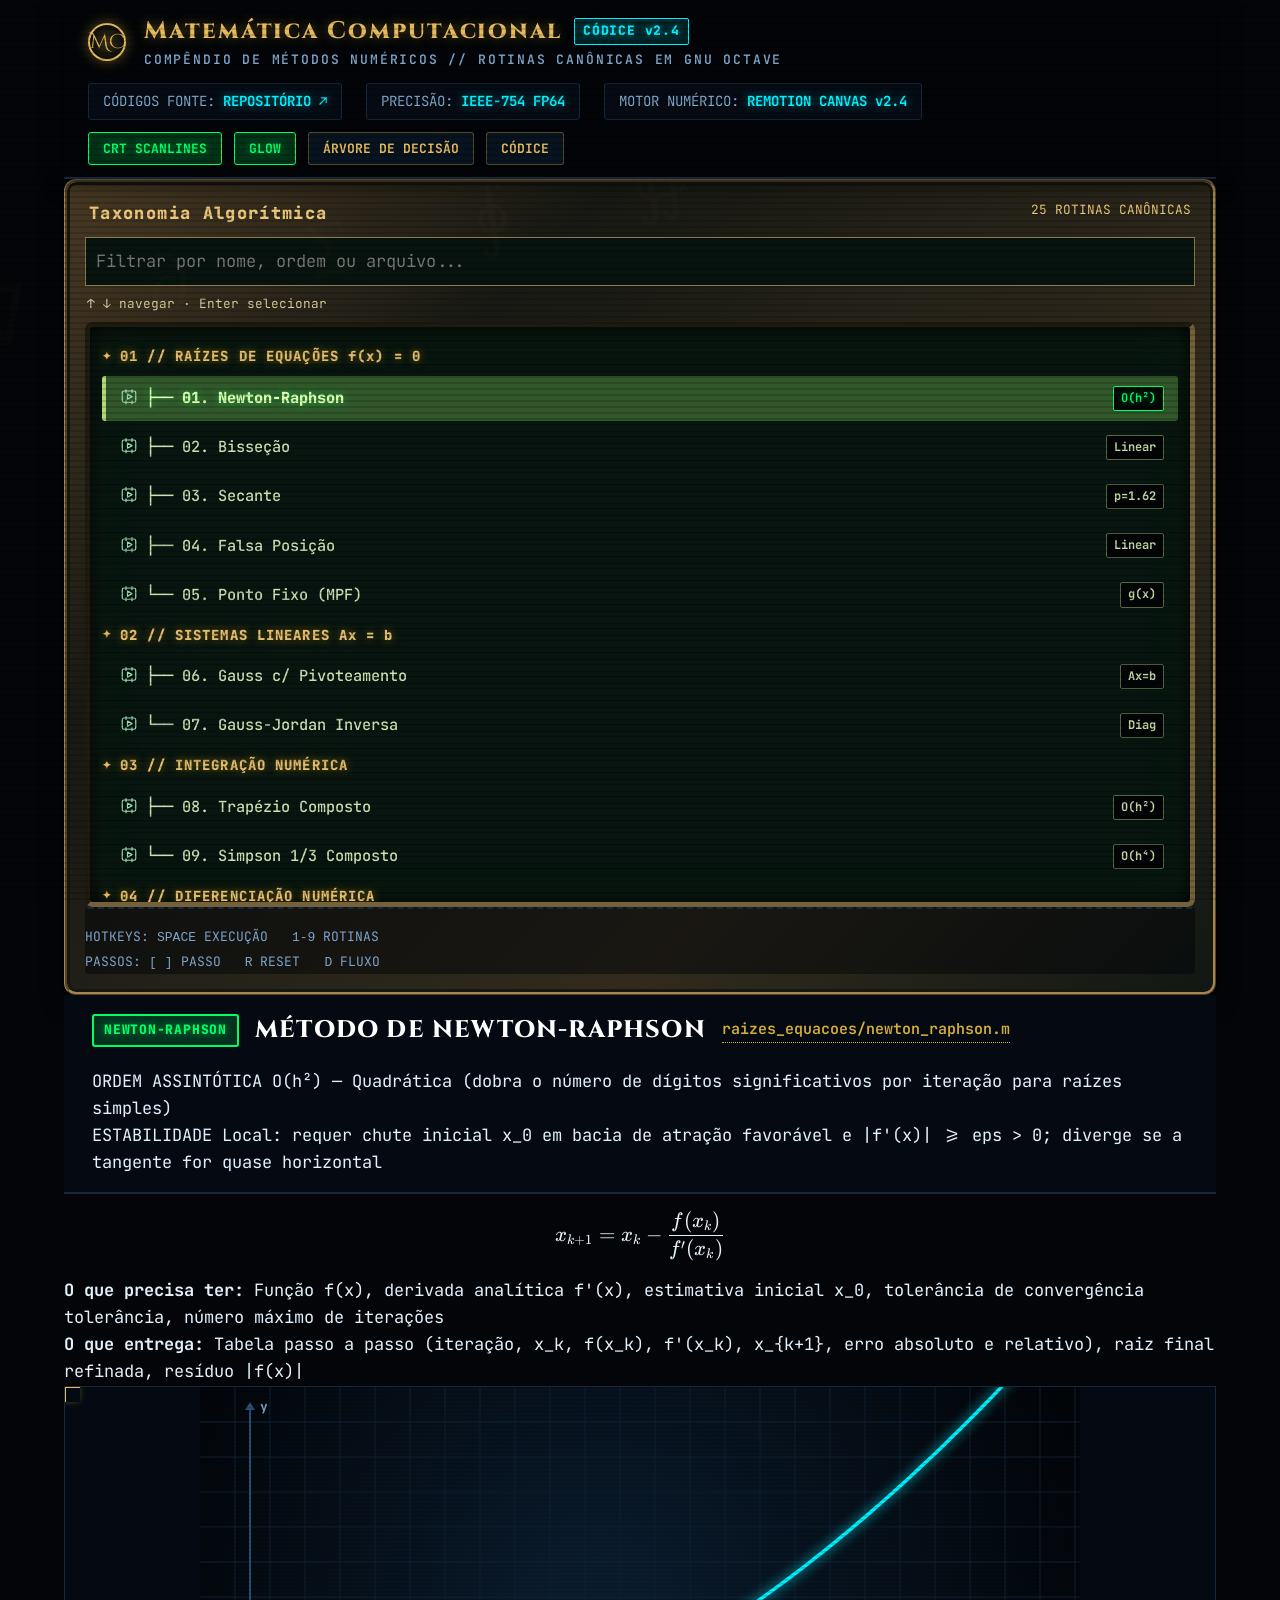
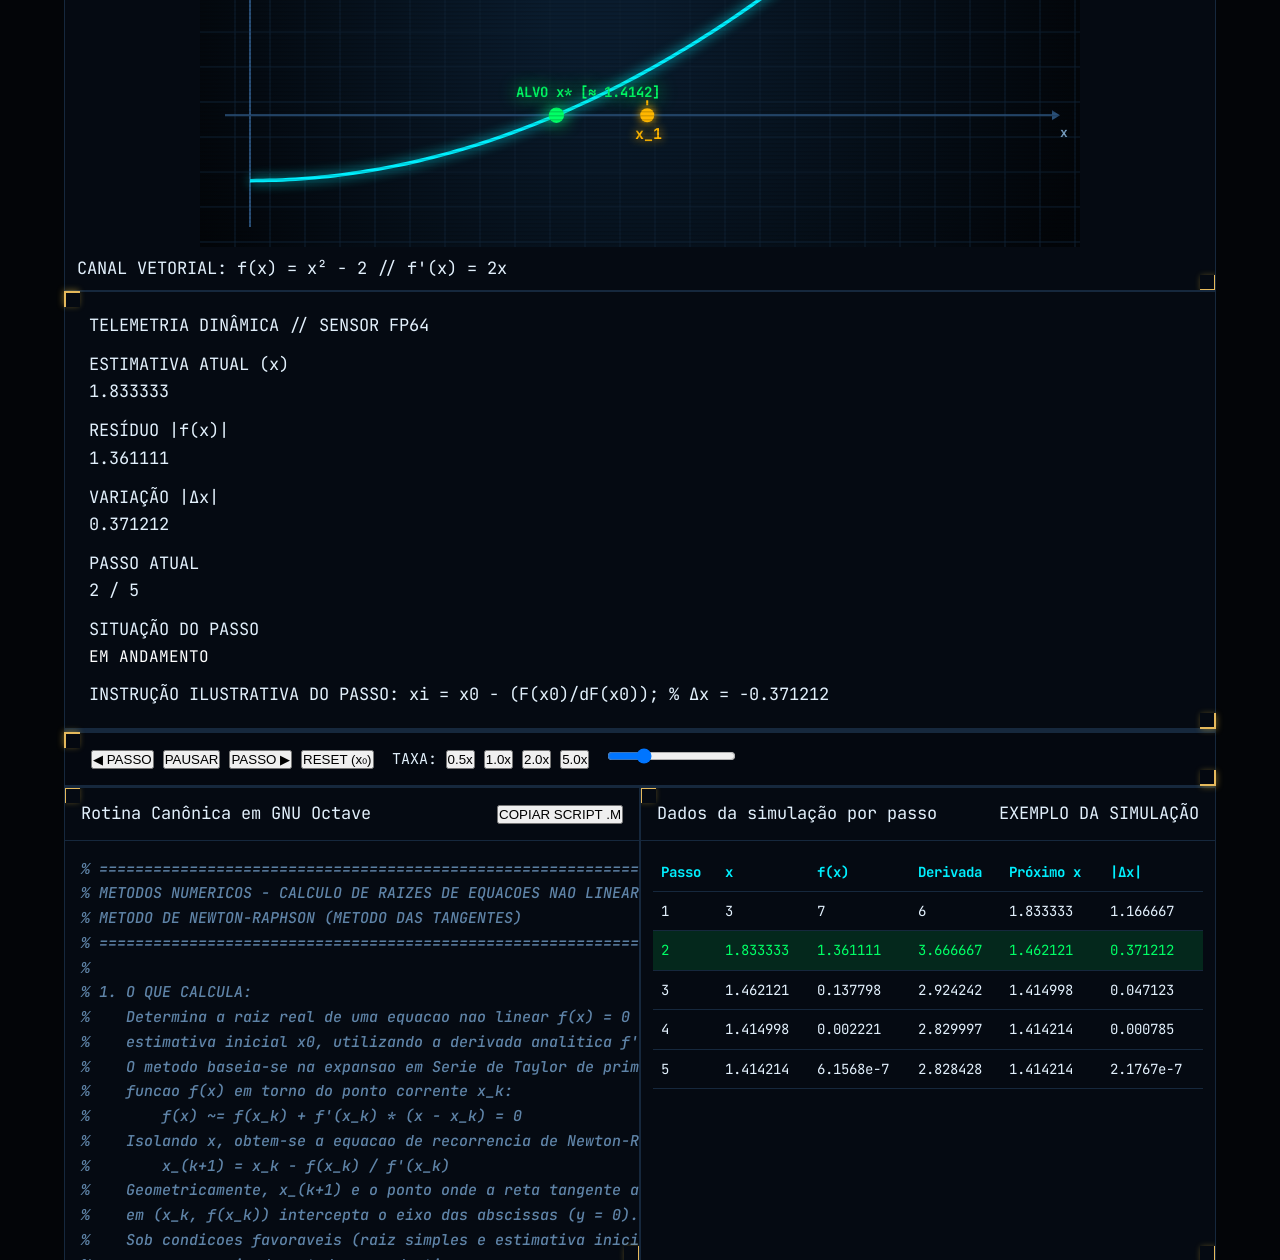
<file: index.html>
<!DOCTYPE html>
<html lang="pt-BR">
<head>
  <meta charset="UTF-8">
  <meta name="viewport" content="width=device-width, initial-scale=1.0">
  <title>Matemática Computacional // Compêndio de Métodos Numéricos</title>

  <!-- Tipografia JetBrains Mono, Cinzel e Inter -->
  <link rel="preconnect" href="https://fonts.googleapis.com">
  <link rel="preconnect" href="https://fonts.gstatic.com" crossorigin>
  <link href="https://fonts.googleapis.com/css2?family=Cinzel:wght@600;700;800;900&family=Cinzel+Decorative:wght@700;900&family=Inter:wght@400;500;600;700&family=JetBrains+Mono:ital,wght@0,400;0,500;0,600;0,700;0,800;1,400&display=swap" rel="stylesheet">

  <!-- KaTeX para Notação Matemática Precisa -->
  <link rel="stylesheet" href="./assets/vendor/katex/katex.min.css">
  <script defer src="./assets/vendor/katex/katex.min.js"></script>
  <script defer src="./assets/vendor/katex/auto-render.min.js"></script>

  <!-- Folha de Estilos Arcano-Digital (/make-it-glow) -->
  <link rel="stylesheet" href="./assets/theme.css?v=4">
  <style>
    /* Ajustes complementares para integração fluida da Árvore de Decisão no Modal */
    #decisionTreeModalHost {
      width: 100%;
      min-height: 720px;
      background: var(--bg-codex-deep, #040810);
      border-radius: 6px;
      overflow: hidden;
    }
    .modal-decision-card {
      width: 95vw;
      max-width: 1680px;
      max-height: 92vh;
      display: flex;
      flex-direction: column;
    }
    .modal-decision-card .decision-tree-body {
      flex: 1;
      padding: 12px;
      overflow: auto;
    }
    .badge-core {
      font-size: 10px;
      padding: 1px 6px;
      border-radius: 3px;
      background: rgba(0, 255, 102, 0.12);
      border: 1px solid var(--green-foster, #00ff66);
      color: var(--green-foster, #00ff66);
      font-weight: 700;
    }
    .badge-util {
      font-size: 10px;
      padding: 1px 6px;
      border-radius: 3px;
      background: rgba(56, 189, 248, 0.12);
      border: 1px solid var(--sky-neon, #38bdf8);
      color: var(--sky-neon, #38bdf8);
      font-weight: 700;
    }
  </style>
</head>
<body class="crt-active glow-active">

  <!-- CAMADA DE TEXTURA CRT SCANLINES (COMUTÁVEL) -->
  <div class="scanline-layer" id="scanlineOverlay"></div>

  <!-- STATUS BAR SUPERIOR // CÓDICE TÁTICO -->
  <header class="term-header">
    <div class="header-brand-group">
      <div class="header-sigil" onclick="toggleCoverModal()" title="Abrir guia técnico (Atalho: C)" role="button" tabindex="0" aria-label="Abrir guia técnico">
        MC
      </div>
      <div class="header-title-box">
        <div class="main-title">
          <span>Matemática Computacional</span>
          <span class="version-chip">CÓDICE v2.4</span>
        </div>
        <div class="sub-title">Compêndio de Métodos Numéricos // Rotinas Canônicas em GNU Octave</div>
      </div>
    </div>

    <!-- TELEMETRIA DE SISTEMA EM TEMPO REAL -->
    <div class="header-telemetry-cluster">
      <a class="telemetry-pill source-repository" href="https://github.com/TyrionV8/MetodosNumericos" target="_blank" rel="noopener noreferrer">CÓDIGOS FONTE: <strong>REPOSITÓRIO ↗</strong></a>
      <div class="telemetry-pill" tabindex="0" title="IEEE 754 é o padrão de representação de números em ponto flutuante. FP64 significa ponto flutuante de 64 bits (precisão dupla); resultados podem ter pequenos erros de arredondamento.">
        <span>PRECISÃO: <strong>IEEE-754 FP64</strong></span>
      </div>
      <div class="telemetry-pill" tabindex="0" title="É a parte do programa que realiza os cálculos das simulações disponíveis e desenha sua evolução na tela.">
        <span>MOTOR NUMÉRICO: <strong>REMOTION CANVAS v2.4</strong></span>
      </div>
    </div>

    <!-- AÇÕES RÁPIDAS & SELETORES DE EFEITO -->
    <div class="header-actions">
      <button class="btn-header toggle-btn active" id="btnToggleCRT" onclick="toggleCRT()" title="Alternar Scanlines CRT (Atalho: S)">
        <span>CRT SCANLINES</span>
      </button>
      <button class="btn-header toggle-btn active" id="btnToggleGlow" onclick="toggleGlow()" title="Alternar Brilho Neon (Atalho: G)">
        <span>GLOW</span>
      </button>
      <button class="btn-header" onclick="toggleDecisionModal()" title="Abrir Árvore de Decisão Taxonômica (Atalho: D)">
        <span>ÁRVORE DE DECISÃO</span>
      </button>
      <button class="btn-header" onclick="toggleCoverModal()" title="Abrir guia técnico (Atalho: C)">
        <span>CÓDICE</span>
      </button>
    </div>
  </header>

  <!-- ESTRUTURA PRINCIPAL: BARRA LATERAL + PAINEL DE COMANDO -->
  <div class="tui-container">

    <!-- BARRA LATERAL ESQUERDA: TAXONOMIA E NAVEGAÇÃO -->
    <aside class="sidebar-taxonomy" aria-label="Seleção de algoritmos">
      <div class="sidebar-header">
        <div class="sidebar-title">Taxonomia Algorítmica</div>
        <div class="sidebar-subtitle" id="methodsCount">25 ROTINAS CANÔNICAS</div>
      </div>

      <!-- CAMPO DE BUSCA INSTANTÂNEA -->
      <div class="search-box">
        <input type="text" aria-label="Filtrar algoritmos" id="methodSearch" placeholder="Filtrar por nome, ordem ou arquivo..." oninput="filterMethods(this.value)">
      </div>

      <p class="terminal-help">↑ ↓ navegar · Enter selecionar</p>

      <!-- LISTA DE MÉTODOS AGRUPADOS PELAS 10 CATEGORIAS OFICIAIS -->
      <div class="taxonomy-scroll" id="taxonomyList">

        <!-- MÓDULO 01: RAÍZES DE EQUAÇÕES -->
        <div class="tree-group" data-module="raizes">
          <div class="tree-label">01 // RAÍZES DE EQUAÇÕES f(x) = 0</div>
          <div class="tree-node active" id="node-newton-raphson" onclick="selectMethod('newton-raphson')" role="button" tabindex="0">
            <span>├── 01. Newton-Raphson</span>
            <span class="tree-tag">O(h²)</span>
          </div>
          <div class="tree-node" id="node-bissecao" onclick="selectMethod('bissecao')" role="button" tabindex="0">
            <span>├── 02. Bisseção</span>
            <span class="tree-tag">Linear</span>
          </div>
          <div class="tree-node" id="node-secante" onclick="selectMethod('secante')" role="button" tabindex="0">
            <span>├── 03. Secante</span>
            <span class="tree-tag">p=1.62</span>
          </div>
          <div class="tree-node" id="node-falsa-posicao" onclick="selectMethod('falsa-posicao')" role="button" tabindex="0">
            <span>├── 04. Falsa Posição</span>
            <span class="tree-tag">Linear</span>
          </div>
          <div class="tree-node" id="node-ponto-fixo" onclick="selectMethod('ponto-fixo')" role="button" tabindex="0">
            <span>└── 05. Ponto Fixo (MPF)</span>
            <span class="tree-tag">g(x)</span>
          </div>
        </div>

        <!-- MÓDULO 02: SISTEMAS LINEARES -->
        <div class="tree-group" data-module="sistemas">
          <div class="tree-label">02 // SISTEMAS LINEARES Ax = b</div>
          <div class="tree-node" id="node-gauss-pivoteamento" onclick="selectMethod('gauss-pivoteamento')" role="button" tabindex="0">
            <span>├── 06. Gauss c/ Pivoteamento</span>
            <span class="tree-tag">Ax=b</span>
          </div>
          <div class="tree-node" id="node-gauss-jordan" onclick="selectMethod('gauss-jordan')" role="button" tabindex="0">
            <span>└── 07. Gauss-Jordan Inversa</span>
            <span class="tree-tag">Diag</span>
          </div>
        </div>

        <!-- MÓDULO 03: INTEGRAÇÃO NUMÉRICA -->
        <div class="tree-group" data-module="integracao">
          <div class="tree-label">03 // INTEGRAÇÃO NUMÉRICA</div>
          <div class="tree-node" id="node-trapezio-composto" onclick="selectMethod('trapezio-composto')" role="button" tabindex="0">
            <span>├── 08. Trapézio Composto</span>
            <span class="tree-tag">O(h²)</span>
          </div>
          <div class="tree-node" id="node-simpson-13-composto" onclick="selectMethod('simpson-13-composto')" role="button" tabindex="0">
            <span>└── 09. Simpson 1/3 Composto</span>
            <span class="tree-tag">O(h⁴)</span>
          </div>
        </div>

        <!-- MÓDULO 04: DIFERENCIAÇÃO NUMÉRICA -->
        <div class="tree-group" data-module="diferenciacao">
          <div class="tree-label">04 // DIFERENCIAÇÃO NUMÉRICA</div>
          <div class="tree-node" id="node-diferenca-progressiva-3pontos" onclick="selectMethod('diferenca-progressiva-3pontos')" role="button" tabindex="0">
            <span>└── 10. Dif. Progressiva 3 Pontos</span>
            <span class="tree-tag">O(h²)</span>
          </div>
        </div>

        <!-- MÓDULO 05: EQUAÇÕES DIFERENCIAIS -->
        <div class="tree-group" data-module="edos">
          <div class="tree-label">05 // EQUAÇÕES DIFERENCIAIS (PVI)</div>
          <div class="tree-node" id="node-euler-explicito" onclick="selectMethod('euler-explicito')" role="button" tabindex="0">
            <span>├── 11. Euler Explícito</span>
            <span class="tree-tag">O(h)</span>
          </div>
          <div class="tree-node" id="node-euler-implicito-newton" onclick="selectMethod('euler-implicito-newton')" role="button" tabindex="0">
            <span>├── 12. Euler Implícito (Newton)</span>
            <span class="tree-tag">A-Estável</span>
          </div>
          <div class="tree-node" id="node-rk2-individual" onclick="selectMethod('rk2-individual')" role="button" tabindex="0">
            <span>├── 13. Runge-Kutta 2 (Heun Escalar)</span>
            <span class="tree-tag">RK2</span>
          </div>
          <div class="tree-node" id="node-rk2-heun-sistema" onclick="selectMethod('rk2-heun-sistema')" role="button" tabindex="0">
            <span>└── 14. Heun para Sistemas 2 EDOs</span>
            <span class="tree-tag">Sistemas</span>
          </div>
        </div>

        <!-- MÓDULO 06: SÉRIES DE APROXIMAÇÕES -->
        <div class="tree-group" data-module="series">
          <div class="tree-label">06 // SÉRIES & APROXIMAÇÕES</div>
          <div class="tree-node" id="node-taylor-cosseno" onclick="selectMethod('taylor-cosseno')" role="button" tabindex="0">
            <span>└── 15. Série de Taylor cos(x)</span>
            <span class="tree-tag">Taylor</span>
          </div>
        </div>

        <!-- MÓDULO 07: PROCESSAMENTO DE SINAIS -->
        <div class="tree-group" data-module="sinais">
          <div class="tree-label">07 // PROCESSAMENTO DE SINAIS</div>
          <div class="tree-node" id="node-gerador-sinais-rms" onclick="selectMethod('gerador-sinais-rms')" role="button" tabindex="0">
            <span>└── 16. Gerador de Sinais & RMS</span>
            <span class="tree-tag">RMS</span>
          </div>
        </div>

        <!-- MÓDULO 08: FÍSICO-QUÍMICA -->
        <div class="tree-group" data-module="fisico-quimica">
          <div class="tree-label">08 // FÍSICO-QUÍMICA & MAGNETOQUÍMICA</div>
          <div class="tree-node" id="node-born-mayer-energia-reticular" onclick="selectMethod('born-mayer-energia-reticular')" role="button" tabindex="0">
            <span>├── 17. Born-Mayer (Energia de Rede)</span>
            <span class="tree-tag">kJ/mol</span>
          </div>
          <div class="tree-node" id="node-susceptibilidade-magnetica" onclick="selectMethod('susceptibilidade-magnetica')" role="button" tabindex="0">
            <span>├── 18. Susceptibilidade de Curie</span>
            <span class="tree-tag">Spin Puro</span>
          </div>
          <div class="tree-node" id="node-eletrons-desemparelhados" onclick="selectMethod('eletrons-desemparelhados')" role="button" tabindex="0">
            <span>└── 19. Elétrons Desemparelhados</span>
            <span class="tree-tag">Inversão</span>
          </div>
        </div>

        <!-- MÓDULO 09: FARMACOCINÉTICA -->
        <div class="tree-group" data-module="farmacocinetica">
          <div class="tree-label">09 // FARMACOCINÉTICA COMPUTACIONAL</div>
          <div class="tree-node" id="node-concentracao-dose-instantanea" onclick="selectMethod('concentracao-dose-instantanea')" role="button" tabindex="0">
            <span>├── 20. Bolus Instantâneo (Sem Abs.)</span>
            <span class="tree-tag">Bolus</span>
          </div>
          <div class="tree-node" id="node-concentracao-com-absorcao" onclick="selectMethod('concentracao-com-absorcao')" role="button" tabindex="0">
            <span>├── 21. Modelo com Absorção (1ª Ordem)</span>
            <span class="tree-tag">Bateman</span>
          </div>
          <div class="tree-node" id="node-estudo-intervalo-meia-vida" onclick="selectMethod('estudo-intervalo-meia-vida')" role="button" tabindex="0">
            <span>└── 22. Estudo Paramétrico τ / t₁/₂</span>
            <span class="tree-tag">Acúmulo</span>
          </div>
        </div>

        <!-- MÓDULO 10: UTILITÁRIOS & ÁLGEBRA -->
        <div class="tree-group" data-module="utilitarios">
          <div class="tree-label">10 // UTILITÁRIOS & ÁLGEBRA LINEAR</div>
          <div class="tree-node" id="node-operacoes-matrizes" onclick="selectMethod('operacoes-matrizes')" role="button" tabindex="0">
            <span>├── 23. Álgebra Linear & Inversão</span>
            <span class="tree-tag">κ(A)</span>
          </div>
          <div class="tree-node" id="node-conversao-si-imperial" onclick="selectMethod('conversao-si-imperial')" role="button" tabindex="0">
            <span>├── 24. Conversor SI ↔ Imperial</span>
            <span class="tree-tag">NIST</span>
          </div>
          <div class="tree-node" id="node-plotar-funcao" onclick="selectMethod('plotar-funcao')" role="button" tabindex="0">
            <span>└── 25. Visualizador Didático 2D</span>
            <span class="tree-tag">Plot</span>
          </div>
        </div>

      </div>

      <div class="sidebar-bottom-seal">
        HOTKEYS: <kbd>SPACE</kbd> EXECUÇÃO &nbsp; <kbd>1-9</kbd> ROTINAS<br>
        PASSOS: <kbd>[</kbd> <kbd>]</kbd> PASSO &nbsp; <kbd>R</kbd> RESET &nbsp; <kbd>D</kbd> FLUXO
      </div>
    </aside>

    <!-- ÁREA PRINCIPAL: SIMULADOR VETORIAL, HUD E SPLIT DE CÓDIGO -->
    <main class="tui-main">

      <!-- FAIXA SUPERIOR DO MÉTODO SELECIONADO -->
      <section class="method-strip">
        <div class="method-name-cluster">
          <span class="chip-opcode" id="dispCode">ALG.01</span>
          <span class="method-title" id="dispName">MÉTODO DE NEWTON-RAPHSON</span>
          <a href="./raizes_equacoes/newton_raphson.m" class="method-file-link" id="dispFile" target="_blank" rel="noopener noreferrer">raizes_equacoes/newton_raphson.m</a>
        </div>
        <div class="method-meta-chips">
          <div class="meta-chip">
            <span class="meta-chip-label">ORDEM ASSINTÓTICA</span>
            <span class="meta-chip-val" id="dispOrder">O(h²) QUADRÁTICA</span>
          </div>
          <div class="meta-chip">
            <span class="meta-chip-label">ESTABILIDADE</span>
            <span class="meta-chip-val" id="dispStability">LOCAL (|f'| &ge; &epsilon; &gt; 0)</span>
          </div>
        </div>
      </section>

      <!-- FAIXA DA FÓRMULA MATEMÁTICA ANALÍTICA -->
      <section class="formula-strip">
        <div class="formula-equation" id="dispFormula">
          $$x_{k+1} = x_k - \frac{f(x_k)}{f'(x_k)}$$
        </div>
        <div class="formula-caption" id="dispFormulaSub">
          Linearização local por expansão de Taylor truncada de segunda ordem: $f(x) \approx f(x_k) + f'(x_k)(x - x_k)$
        </div>
      </section>

      <!-- OSCILOSCÓPIO VETORIAL CRT & TELEMETRIA HUD EM TEMPO REAL -->
      <section class="vector-station">

        <!-- DISPLAY DO OSCILOSCÓPIO VETORIAL (CANVAS) -->
        <div class="crt-bezel-frame codex-frame">
          <canvas id="crtCanvas" width="880" height="460"></canvas>
          <div class="crt-channel-badge" id="dispChannel">
            CANAL VETORIAL: f(x) = x² - 2 // SINAL NORMALIZADO
          </div>
        </div>

        <!-- HUD DE TELEMETRIA DINÂMICA LATERAL -->
        <div class="hud-telemetry-deck codex-frame">
          <div class="hud-deck-title">TELEMETRIA DINÂMICA // SENSOR FP64</div>

          <div class="hud-gauge-block">
            <span class="hud-gauge-label">ESTIMATIVA ATUAL (x_k)</span>
            <div class="hud-gauge-val" id="hudX">3.0000000000</div>
          </div>

          <div class="hud-gauge-block">
            <span class="hud-gauge-label">RESÍDUO |f(x_k)|</span>
            <div class="hud-gauge-val" id="hudFx">7.0000000000</div>
          </div>

          <div class="hud-gauge-block">
            <span class="hud-gauge-label">VARIAÇÃO RELATIVA (|&Delta;x|)</span>
            <div class="hud-gauge-val" id="hudDelta">&mdash;&mdash;&mdash;&mdash;&mdash;&mdash;&mdash;&mdash;</div>
          </div>

          <div class="hud-gauge-block">
            <span class="hud-gauge-label">PASSO ITERATIVO ATUAL</span>
            <div class="hud-gauge-val" style="color:var(--amber-sun);" id="hudStep">00 / 04</div>
          </div>

          <div class="hud-gauge-block">
            <span class="hud-gauge-label">STATUS DE CONVERGÊNCIA</span>
            <div class="hud-gauge-val" style="font-size:16px; color:var(--text-bright);" id="hudStatus">PROCESSANDO CHUTE x₀</div>
          </div>

          <!-- LINHA DO SCRIPT OCTAVE SENDO EXECUTADA NESSE PASSO -->
          <div class="hud-active-code-line">
            <span class="hud-code-label">INSTRUÇÃO ILUSTRATIVA DO PASSO:</span>
            <span id="hudActiveLine">x0 = 3.0; Tolerancia = 1e-6;</span>
          </div>
        </div>
      </section>

      <!-- BARRA DE CONTROLE DO SIMULADOR (TUI PLAYER BAR) -->
      <section class="player-tui-bar codex-frame">
        <div class="player-btn-group">
          <button class="player-btn" onclick="handleStepBack()" title="Recuar um Passo (Atalho: [)">
            <span>◀ PASSO</span>
          </button>
          <button class="player-btn primary" id="btnPlayPause" onclick="handlePlayPause()" title="Iniciar ou Pausar Simulação (Atalho: SPACE)">
            <span>PAUSAR</span>
          </button>
          <button class="player-btn" onclick="handleStepForward()" title="Avançar um Passo (Atalho: ])">
            <span>PASSO ▶</span>
          </button>
          <button class="player-btn" onclick="handleReset()" title="Reinicializar Condição Inicial (Atalho: R)">
            <span>RESET (x₀)</span>
          </button>
        </div>

        <!-- CONTROLE DE VELOCIDADE DA ANIMAÇÃO -->
        <div class="player-speed-selector">
          <span class="speed-label">TAXA:</span>
          <button class="speed-btn" onclick="setSimSpeed(0.5, this)">0.5x</button>
          <button class="speed-btn active" id="spd1" onclick="setSimSpeed(1.0, this)">1.0x</button>
          <button class="speed-btn" onclick="setSimSpeed(2.0, this)">2.0x</button>
          <button class="speed-btn" onclick="setSimSpeed(5.0, this)">5.0x</button>
        </div>

        <!-- BARRA DESLIZANTE DE SCRUBBING TEMPORAL -->
        <div class="player-timeline-box">
          <input type="range" class="timeline-slider" id="timelineScrubber" min="0" max="100" value="0" oninput="handleSeek(this.value)">
        </div>
      </section>

      <!-- SPLIT VIEW INFERIOR: SCRIPT OCTAVE REAL & TABELA DE CONVERGÊNCIA -->
      <section class="lower-split">

        <!-- LADO ESQUERDO: CÓDIGO OCTAVE CANÔNICO COM REALCE -->
        <div class="split-card codex-frame">
          <div class="split-card-header">
            <span class="split-title">Rotina Canônica em GNU Octave</span>
            <button class="btn-copy-code" onclick="copyActiveCode()" title="Copiar Script Completo">
              COPIAR SCRIPT .M
            </button>
          </div>
          <pre class="code-view code-view-body" id="codeEditorBody">
            <!-- Injetado dinamicamente via catalog.js -->
          </pre>
        </div>

        <!-- LADO DIREITO: STREAMING DA TABELA DE CONVERGÊNCIA NUMÉRICA -->
        <div class="split-card codex-frame">
          <div class="split-card-header">
            <span class="split-title">Dados da simulação por passo</span>
            <span class="telemetry-chip" id="tableStatusChip">EXEMPLO DA SIMULAÇÃO</span>
          </div>
          <div class="telemetry-table-wrap">
            <table class="tui-table" id="convergenceTable">
              <thead>
                <tr id="tableHeaderRow">
                  <th>#k</th>
                  <th>x_k</th>
                  <th>f(x_k)</th>
                  <th>f'(x_k)</th>
                  <th>x_{k+1}</th>
                  <th>|&Delta;x|</th>
                </tr>
              </thead>
              <tbody id="tableBody">
                <!-- Injetado dinamicamente pela API do simulador -->
              </tbody>
            </table>
          </div>
        </div>
      </section>

    </main>
  </div>

  <!-- =========================================================================
   * MODAL 1: GUIA TÉCNICO
   * ========================================================================= -->
  <div class="modal-backdrop" id="modalCover" onclick="if(event.target === this) toggleCoverModal()">
    <div class="guide-modal" role="dialog" aria-modal="true" aria-label="Guia técnico de métodos numéricos">
      <div class="guide-modal-header">
        <strong>Guia técnico de métodos numéricos</strong>
        <div class="guide-modal-actions"><a class="btn-header" href="./guia-tecnico-metodos-numericos.html" target="_blank" rel="noopener noreferrer">Abrir guia em outra aba</a><button class="btn-header" onclick="toggleCoverModal()" aria-label="Fechar guia técnico">Fechar ✕</button></div>
      </div>
      <iframe src="./guia-tecnico-metodos-numericos.html" title="Guia técnico de métodos numéricos"></iframe>
    </div>
  </div>

  <!-- =========================================================================
   * MODAL 2: ÁRVORE DE DECISÃO INTERATIVA DE MÉTODOS NUMÉRICOS
   * ========================================================================= -->
  <div class="modal-backdrop" id="modalDecision" onclick="if(event.target === this) toggleDecisionModal()">
    <div class="modal-decision-card codex-frame">
      <div class="decision-tree-header">
        <div>
          <div style="font-size:13px; color:var(--gold-bright); letter-spacing:0.12em; text-transform:uppercase;">
            FLUXO HEURÍSTICO // ANÁLISE DE CONVERGÊNCIA
          </div>
          <h2 style="font-family:var(--font-codex); font-size:22px; color:var(--text-bright);">
            Árvore de Decisão: Escolha da Sub-rotina Ideal
          </h2>
        </div>
        <button class="modal-close-btn" style="position:static;" onclick="toggleDecisionModal()" title="Fechar (ESC ou D)">✕</button>
      </div>

      <div class="decision-tree-body">
        <div id="decisionTreeModalHost"></div>
      </div>
    </div>
  </div>

  <!-- SCRIPTS DO MOTOR NUMÉRICO, CATÁLOGO E ÁRVORE DE DECISÃO -->
  <script src="./assets/catalog.browser.js"></script>
  <script src="./assets/engine.js?v=4"></script>
  <script src="./assets/simulation-panel.js?v=3"></script>
  <script src="./assets/decision_tree.js?v=4"></script>

  <!-- CONTROLADOR PRINCIPAL DA APLICAÇÃO -->
  <script>
    let engine = null;
    let decisionTreeInstance = null;
    let currentMethodKey = 'newton-raphson';

    document.addEventListener('DOMContentLoaded', () => {
      // Cada componente é inicializado separadamente para que uma falha no
      // simulador não impeça a navegação pela árvore ou pelo catálogo.
      if (typeof window.DecisionTreeComponent !== 'undefined') {
        decisionTreeInstance = new window.DecisionTreeComponent('#decisionTreeModalHost', {
          hasAnimation: slug => Boolean(getAnimationKey(slug)),
          onSelectAlgorithm: (slug) => {
            selectMethod(slug);
            document.getElementById('modalDecision').classList.remove('open');
            const details = document.querySelector('.tui-main');
            details.setAttribute('tabindex', '-1');
            details.focus({ preventScroll: true });
            details.scrollIntoView({ behavior: 'smooth', block: 'start' });
          }
        });
      }

      if (window.NumericalEngineAPI) {
        try {
          engine = window.NumericalEngineAPI.createEngine(document.getElementById('crtCanvas'));
          // Os atalhos globais já são tratados pelo controlador da página.
          engine.detachKeyboard();
          engine.subscribe((state) => {
            updateTelemetryHUD(state);
            if (state.event === 'methodLoaded' || state.event === 'initial') syncMethodMetadata(state.methodData);
          });
        } catch (error) {
          console.error('Não foi possível inicializar o simulador:', error);
          engine = null;
        }
      }

      // Marca apenas rotinas ligadas a um resolvedor implementado no motor.
      document.querySelectorAll('.tree-node').forEach(node => {
        if (!getAnimationKey(node.id.slice(5))) return;
        const icon = document.createElement('img');
        icon.src = './assets/animation-icon.svg';
        icon.className = 'animation-icon';
        icon.alt = 'Animação disponível';
        icon.title = 'Animação disponível';
        icon.width = 18; icon.height = 18;
        node.querySelector('span').prepend(icon);
      });

      // 4. Carregar método inicial ou ler da URL (#slug)
      const hashSlug = window.location.hash.replace('#', '').trim();
      const initialSlug = hashSlug || 'newton-raphson';
      selectMethod(initialSlug);

      // 6. Renderizar notações KaTeX
      renderMathNotation();
    });

    function getAnimationKey(slug) {
      const method = window.NUMERICAL_CATALOG?.getMethod(slug);
      return method ? window.NumericalEngineAPI?.getMethodKeyByFile(method.filePath) : null;
    }

    // SELEÇÃO E TROCA DINÂMICA DE MÉTODO
    function selectMethod(slug) {
      currentMethodKey = slug;

      // Atualiza destaque na barra lateral
      document.querySelectorAll('.tree-node').forEach(node => {
        node.classList.remove('active');
      });
      const activeNode = document.getElementById(`node-${slug}`);
      if (activeNode) activeNode.classList.add('active');
      document.querySelectorAll('.tree-node').forEach(node => {
        node.tabIndex = node === activeNode ? 0 : -1;
        node.setAttribute('aria-pressed', String(node === activeNode));
      });

      // Busca dados do método no Catálogo Unificado
      let meta = null;
      if (window.NUMERICAL_CATALOG && typeof window.NUMERICAL_CATALOG.getMethod === 'function') {
        meta = window.NUMERICAL_CATALOG.getMethod(slug);
      }

      // Atualiza Metadados da Interface
      if (meta) {
        document.getElementById('dispCode').textContent = meta.id.toUpperCase();
        document.getElementById('dispName').textContent = meta.title.toUpperCase();
        const fileLink = document.getElementById('dispFile');
        fileLink.textContent = meta.filePath;
        fileLink.href = `./${meta.filePath}`;
        document.getElementById('dispOrder').textContent = meta.order;
        document.getElementById('dispStability').textContent = meta.stability;

        // Fórmulas
        document.getElementById('dispFormula').innerHTML = `$$${meta.formulaTex}$$`;
        document.getElementById('dispFormulaSub').innerHTML = `<strong>O que precisa ter:</strong> ${meta.inputs} <br><strong>O que entrega:</strong> ${meta.outputs}`;

        // Código Octave com Syntax Highlighting
        document.getElementById('codeEditorBody').innerHTML = meta.code;
        document.getElementById('codeEditorBody').scrollTop = 0;
        document.getElementById('codeEditorBody').scrollLeft = 0;

        // Atualiza URL hash sem recarregar
        if (history.replaceState) {
          history.replaceState(null, '', `#${slug}`);
        }
      }

      // Preserva o painel ao trocar de método e remove dados de uma seleção anterior.
      const engineKey = getAnimationKey(slug);
      const available = Boolean(engine && engineKey);
      document.getElementById('dispChannel').classList.toggle('is-empty', !available);
      document.querySelectorAll('.player-tui-bar button, .player-tui-bar input').forEach(control => {
        control.disabled = !available;
      });
      if (available) {
        engine.loadMethod(engineKey);
        engine.play();
      } else {
        if (engine) engine.unload();
        showUnavailableSimulation();
      }
      renderMathNotation();
    }

    function showUnavailableSimulation() {
      document.getElementById('dispChannel').textContent = 'Este método ainda não possui animação. O código Octave está disponível abaixo.';
      document.querySelectorAll('.hud-gauge-val').forEach(value => { value.textContent = '—'; });
      document.querySelectorAll('.hud-gauge-label').forEach((label,i) => {
        label.textContent = ['VALOR ATUAL','RESULTADO','VARIAÇÃO','PASSO ATUAL','SITUAÇÃO DO PASSO'][i];
      });
      document.getElementById('hudStatus').textContent = 'ANIMAÇÃO AINDA NÃO IMPLEMENTADA';
      document.getElementById('hudActiveLine').textContent = '—';
      document.getElementById('btnPlayPause').textContent = 'EXECUTAR';
      document.getElementById('timelineScrubber').value = 0;
      const cell = document.createElement('td');
      cell.colSpan = document.querySelectorAll('#tableHeaderRow th').length;
      cell.textContent = 'Sem dados de simulação para este método.';
      const row = document.createElement('tr'); row.appendChild(cell);
      document.getElementById('tableBody').replaceChildren(row);
    }

    function updateTelemetryHUD(state) {
      const view = window.simulationPresentation(state);
      const labels = document.querySelectorAll('.hud-gauge-block .hud-gauge-label');
      ['hudX','hudFx','hudDelta'].forEach((id,i) => {
        labels[i].textContent = view.fields[i][0];
        document.getElementById(id).textContent = view.format(view.fields[i][1]);
      });
      labels[3].textContent = 'PASSO ATUAL'; labels[4].textContent = 'SITUAÇÃO DO PASSO';
      document.getElementById('hudStep').textContent = `${state.currentStep+1} / ${state.totalSteps}`;
      document.getElementById('hudStatus').textContent = view.status;
      document.getElementById('hudActiveLine').textContent = state.stepData.line || '—';
      document.getElementById('timelineScrubber').value = state.totalSteps > 1
        ? Math.round(100*state.currentStep/(state.totalSteps-1)) : 0;
      document.getElementById('btnPlayPause').textContent = state.isPlaying ? 'PAUSAR' : 'EXECUTAR';
      document.getElementById('tableHeaderRow').replaceChildren(...view.headers.map(text => {
        const cell = document.createElement('th'); cell.textContent = text; return cell;
      }));
      document.getElementById('tableBody').replaceChildren(...view.rows.map((values,i) => {
        const row = document.createElement('tr');
        if(i===state.currentStep) row.className='active-step';
        values.forEach(value => { const cell=document.createElement('td'); cell.textContent=view.format(value);row.appendChild(cell); });
        return row;
      }));
    }

    function syncMethodMetadata(data) {
      document.getElementById('dispChannel').textContent = `CANAL VETORIAL: ${data.funcLabel || data.title}`;
    }

    // CONTROLES DE EXECUÇÃO DO SIMULADOR
    function handlePlayPause() {
      if (!engine || !engine.activeMethodData) return;
      engine.togglePlay();
      const btn = document.getElementById('btnPlayPause');
      btn.innerHTML = engine.isPlaying ? '<span>PAUSAR</span>' : '<span>EXECUTAR</span>';
    }

    function handleStepForward() {
      if (engine && engine.activeMethodData) engine.stepForward();
    }

    function handleStepBack() {
      if (engine && engine.activeMethodData) engine.stepBackward();
    }

    function handleReset() {
      if (engine && engine.activeMethodData) engine.reset();
    }

    function handleSeek(val) {
      if (engine && engine.activeMethodData) engine.seek(parseFloat(val));
    }

    function setSimSpeed(spd, button) {
      if (engine) engine.setSpeed(spd);
      document.querySelectorAll('.speed-btn').forEach(btn => btn.classList.remove('active'));
      if (button) button.classList.add('active');
    }

    // FILTRAGEM INSTANTÂNEA DA BARRA LATERAL
    function filterMethods(term) {
      const q = term.toLowerCase().trim();
      const nodes = document.querySelectorAll('.tree-node');
      let visible = 0;
      nodes.forEach(node => {
        const match = node.textContent.toLowerCase().includes(q);
        node.style.display = match ? 'flex' : 'none';
        if (match) visible++;
      });
      document.querySelectorAll('.tree-group').forEach(group => {
        group.hidden = !Array.from(group.querySelectorAll('.tree-node')).some(node => node.style.display !== 'none');
      });
      const firstVisible = Array.from(nodes).find(node => node.style.display !== 'none');
      const selectedVisible = Array.from(nodes).find(node => node.classList.contains('active') && node.style.display !== 'none');
      nodes.forEach(node => { node.tabIndex = node === (selectedVisible || firstVisible) ? 0 : -1; });
      document.getElementById('methodsCount').textContent = `${visible} ROTINAS`;
    }

    // CÓPIA DO SCRIPT EM OCTAVE
    function copyActiveCode() {
      let meta = null;
      if (window.NUMERICAL_CATALOG && typeof window.NUMERICAL_CATALOG.getMethod === 'function') {
        meta = window.NUMERICAL_CATALOG.getMethod(currentMethodKey);
      }
      const rawText = meta && meta.rawCode ? meta.rawCode : document.getElementById('codeEditorBody').innerText;
      navigator.clipboard.writeText(rawText).then(() => {
        const btn = document.querySelector('.btn-copy-code');
        const orig = btn.textContent;
        btn.textContent = 'COPIADO COM SUCESSO!';
        setTimeout(() => { btn.textContent = orig; }, 1800);
      });
    }

    // ALTERNADORES CRT SCANLINES & GLOW
    function toggleCRT() {
      document.body.classList.toggle('crt-off');
      const btn = document.getElementById('btnToggleCRT');
      btn.classList.toggle('active', !document.body.classList.contains('crt-off'));
    }

    function toggleGlow() {
      document.body.classList.toggle('glow-off');
      const btn = document.getElementById('btnToggleGlow');
      btn.classList.toggle('active', !document.body.classList.contains('glow-off'));
    }

    // MODAIS DE VITRINE E ÁRVORE DE DECISÃO
    function toggleCoverModal() {
      document.getElementById('modalCover').classList.toggle('open');
    }

    function toggleDecisionModal() {
      const modal = document.getElementById('modalDecision');
      modal.classList.toggle('open');
      if (modal.classList.contains('open')) {
        modal.querySelector('.decision-tree-body').scrollTop = 0;
      }
      if (modal.classList.contains('open') && decisionTreeInstance) {
        decisionTreeInstance.fitCriterionText();
      }
    }

    // Navegação limitada ao menu, sem interferir nos controles do simulador.
    document.querySelector('.sidebar-taxonomy').addEventListener('keydown', (event) => {
      const search = event.target.id === 'methodSearch';
      const node = event.target.closest('.tree-node');
      if (!search && !node) return;
      const visible = Array.from(document.querySelectorAll('.tree-node')).filter(item => item.style.display !== 'none');
      if ((event.key === 'ArrowDown' || event.key === 'ArrowUp') && visible.length) {
        event.preventDefault();
        event.stopPropagation();
        const index = visible.indexOf(node);
        const next = index < 0 ? (event.key === 'ArrowDown' ? 0 : visible.length - 1) :
          Math.max(0, Math.min(visible.length - 1, index + (event.key === 'ArrowDown' ? 1 : -1)));
        visible.forEach(item => { item.tabIndex = item === visible[next] ? 0 : -1; });
        visible[next].focus();
        visible[next].scrollIntoView({ block: 'nearest' });
      } else if (node && (event.key === 'Enter' || event.key === ' ')) {
        event.preventDefault();
        event.stopPropagation();
        node.click();
      }
    });

    // ATALHOS DE TECLADO TÁTICOS
    window.addEventListener('keydown', (e) => {
      if (e.target && (e.target.tagName === 'INPUT' || e.target.tagName === 'TEXTAREA')) return;

      if (e.code === 'Space') {
        e.preventDefault();
        handlePlayPause();
      } else if (e.key === '[' || e.key === 'ArrowLeft') {
        e.preventDefault();
        handleStepBack();
      } else if (e.key === ']' || e.key === 'ArrowRight') {
        e.preventDefault();
        handleStepForward();
      } else if (e.key === 'r' || e.key === 'R') {
        e.preventDefault();
        handleReset();
      } else if (e.key === 's' || e.key === 'S') {
        toggleCRT();
      } else if (e.key === 'g' || e.key === 'G') {
        toggleGlow();
      } else if (e.key === 'c' || e.key === 'C') {
        toggleCoverModal();
      } else if (e.key === 'd' || e.key === 'D') {
        toggleDecisionModal();
      } else if (e.key >= '1' && e.key <= '9') {
        const hotkeySlugs = [
          'newton-raphson', 'bissecao', 'secante', 'falsa-posicao', 'ponto-fixo',
          'gauss-pivoteamento', 'gauss-jordan', 'trapezio-composto', 'simpson-13-composto'
        ];
        const idx = parseInt(e.key, 10) - 1;
        if (hotkeySlugs[idx]) selectMethod(hotkeySlugs[idx]);
      } else if (e.key === 'Escape') {
        document.getElementById('modalCover').classList.remove('open');
        document.getElementById('modalDecision').classList.remove('open');
      }
    });

    // RENDERIZADOR KaTeX
    function renderMathNotation() {
      if (typeof renderMathInElement === 'function') {
        renderMathInElement(document.body, {
          delimiters: [
            { left: '$$', right: '$$', display: true },
            { left: '$', right: '$', display: false }
          ],
          throwOnError: false
        });
      }
    }
  </script>
</body>
</html>
</file>
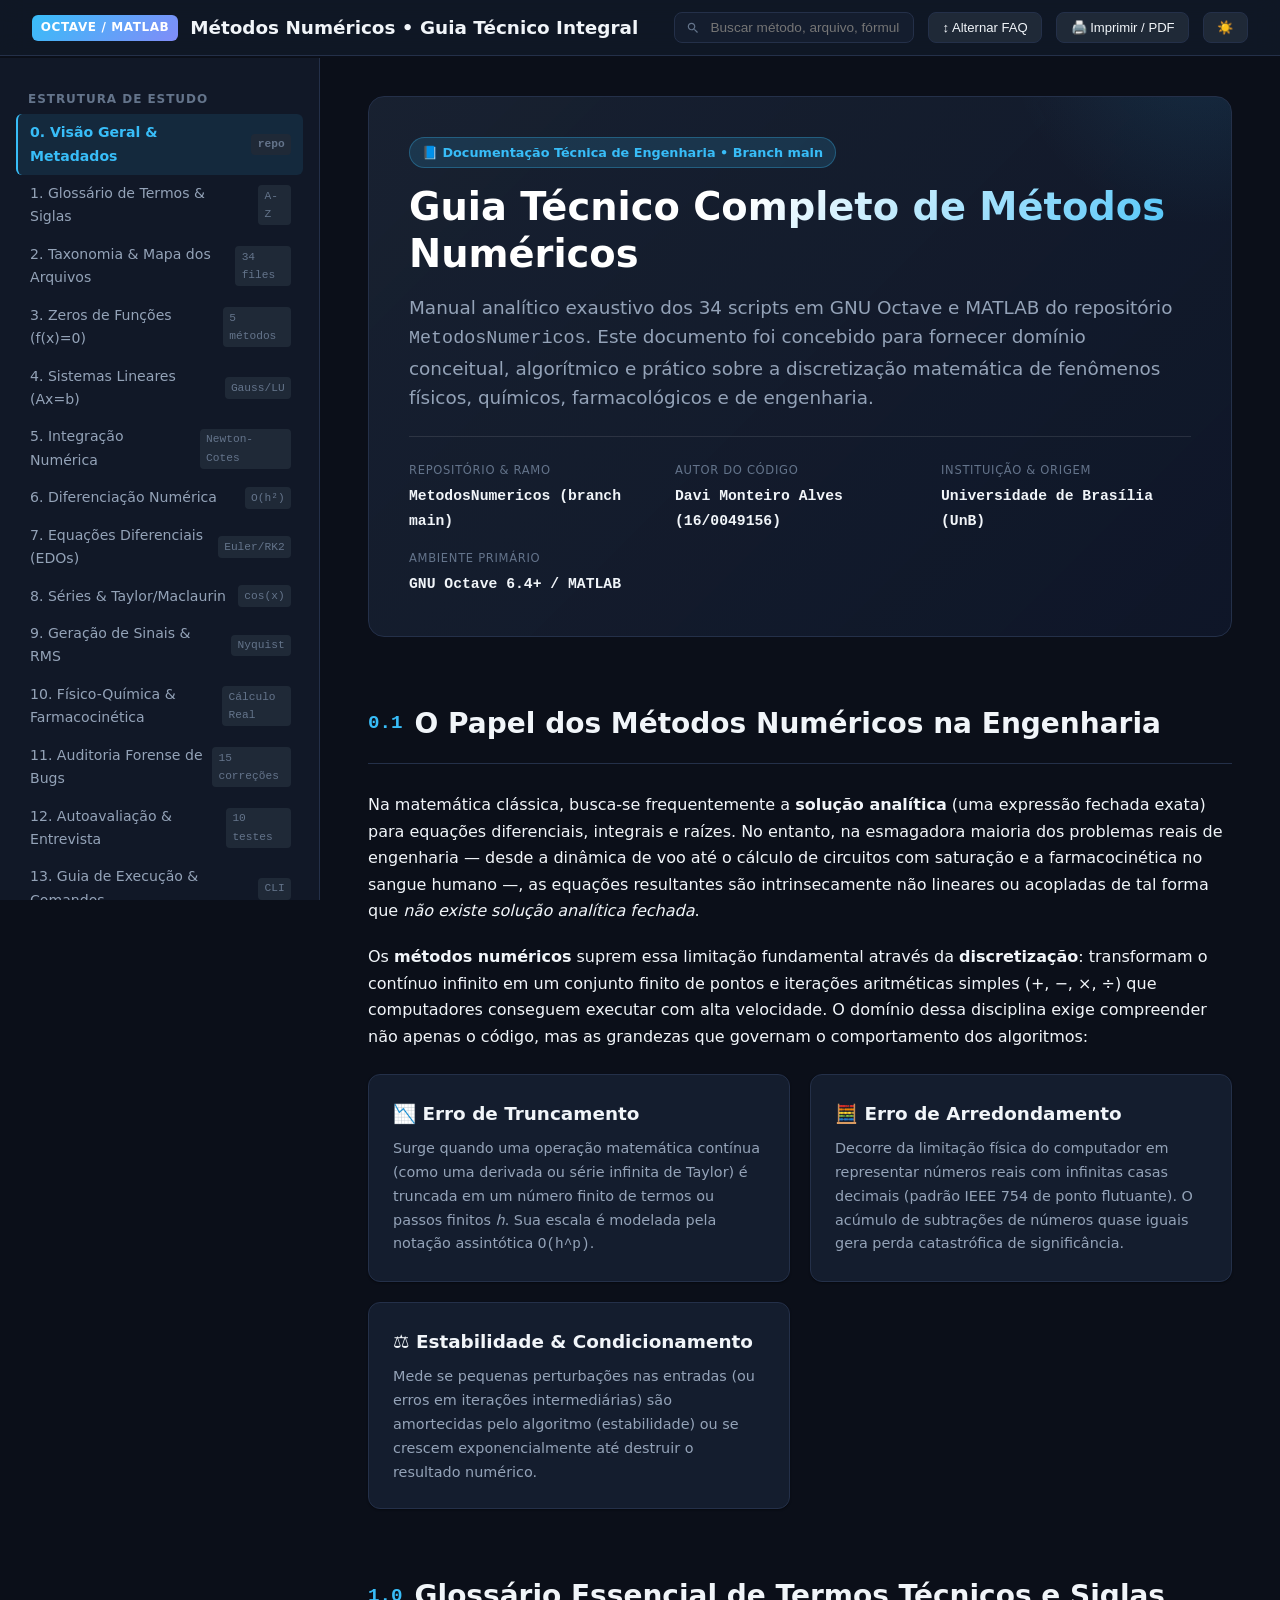
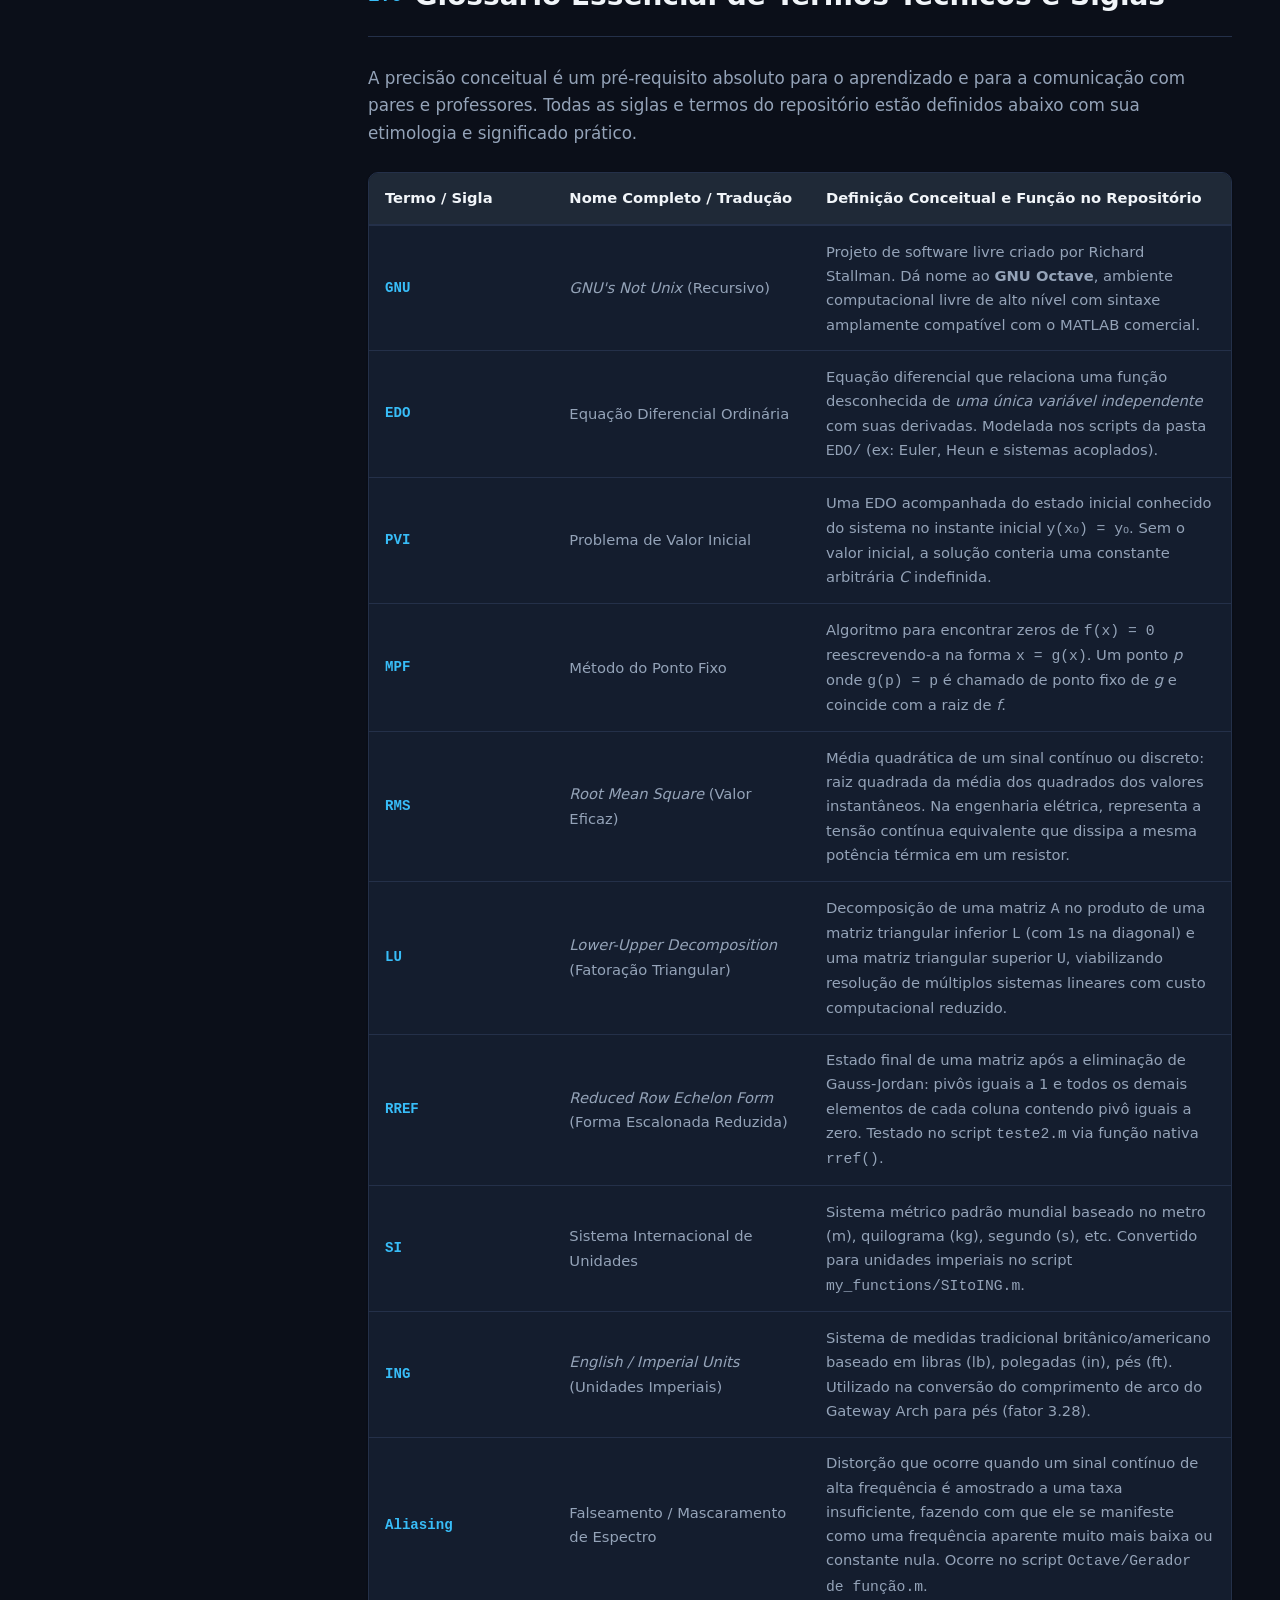
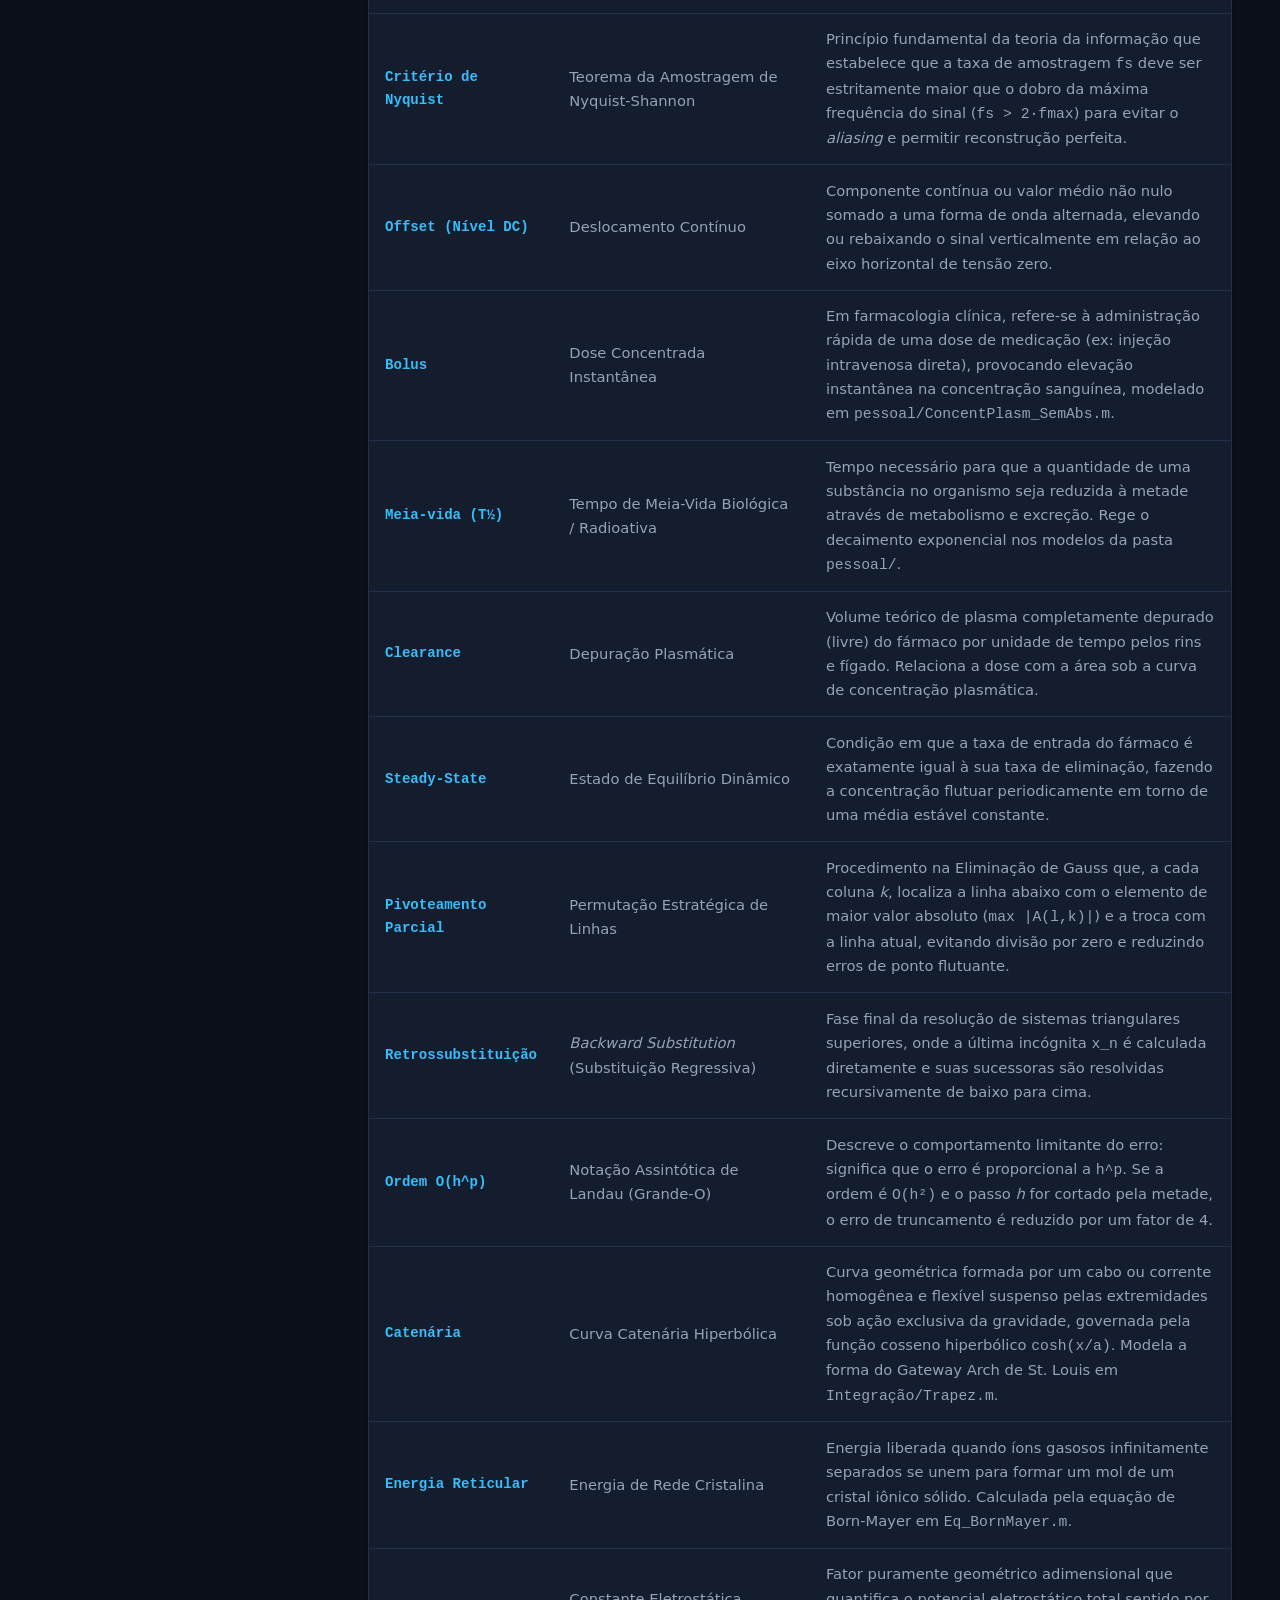
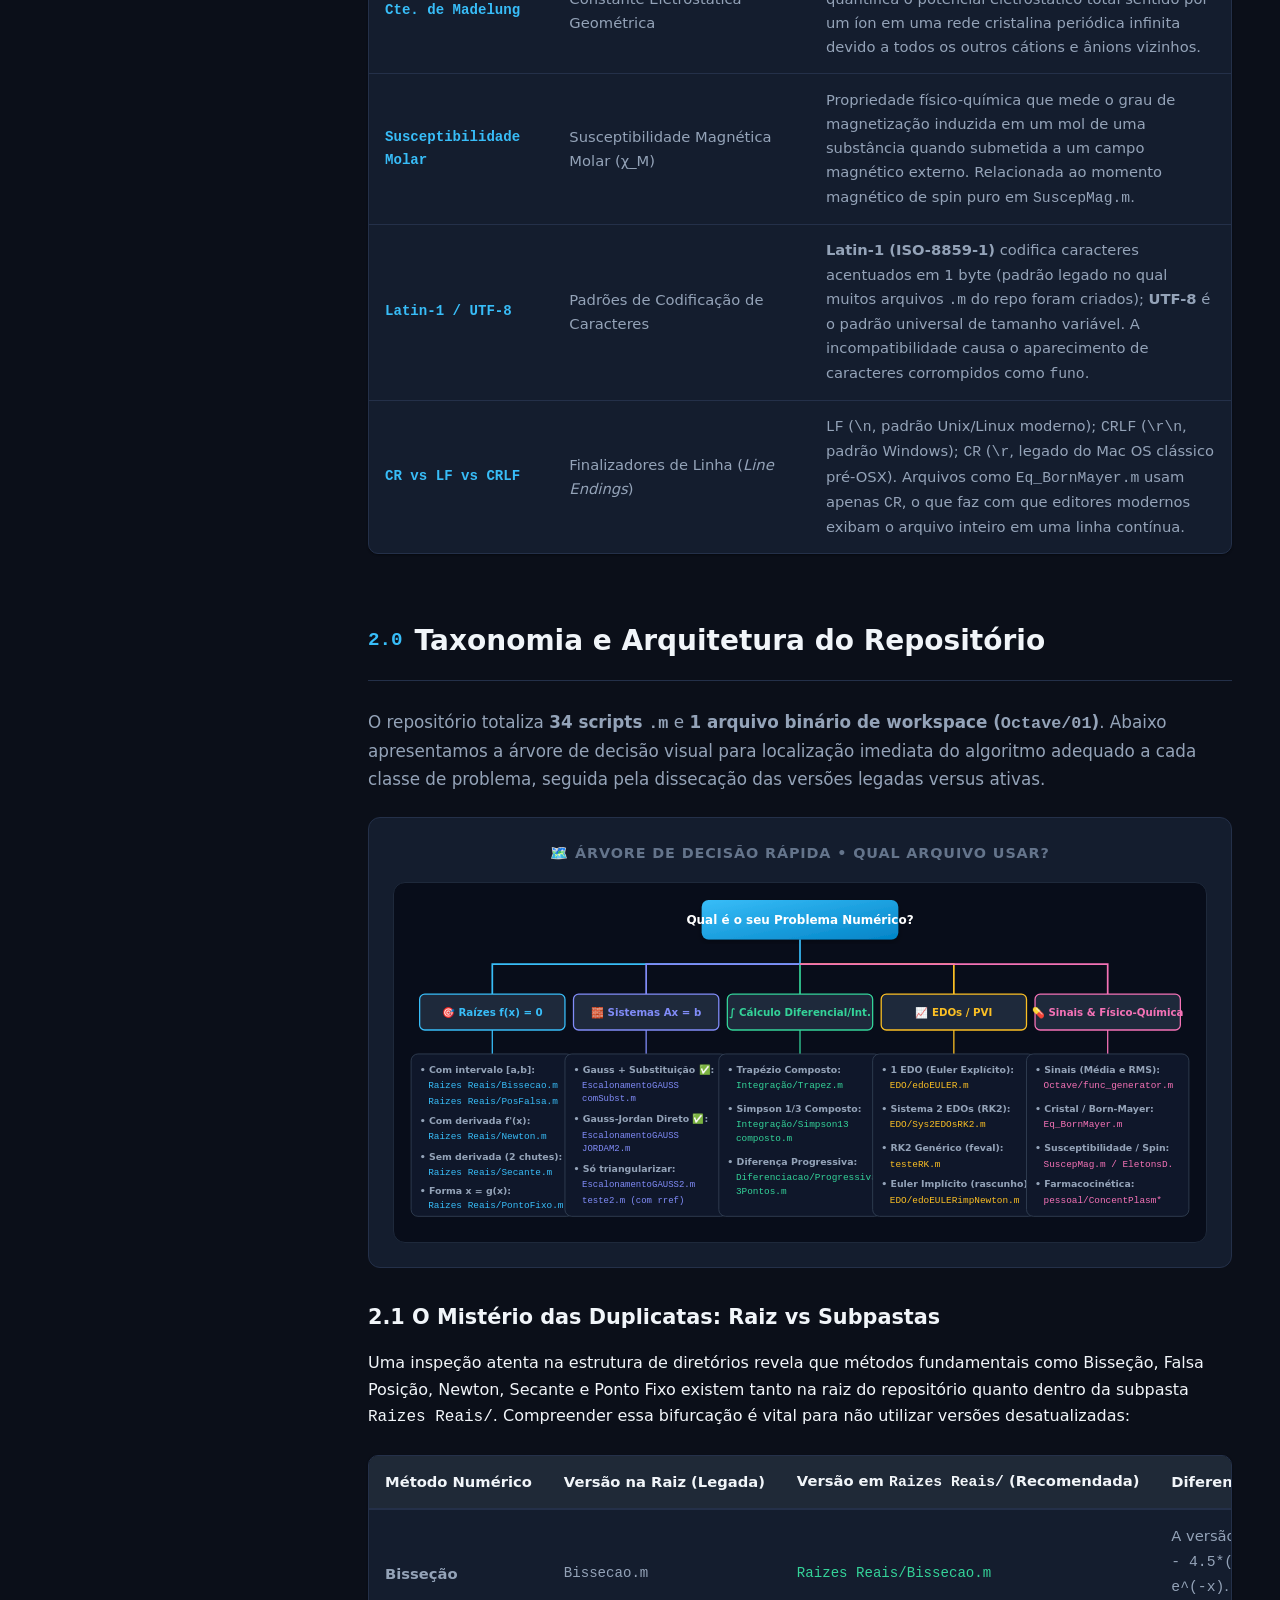
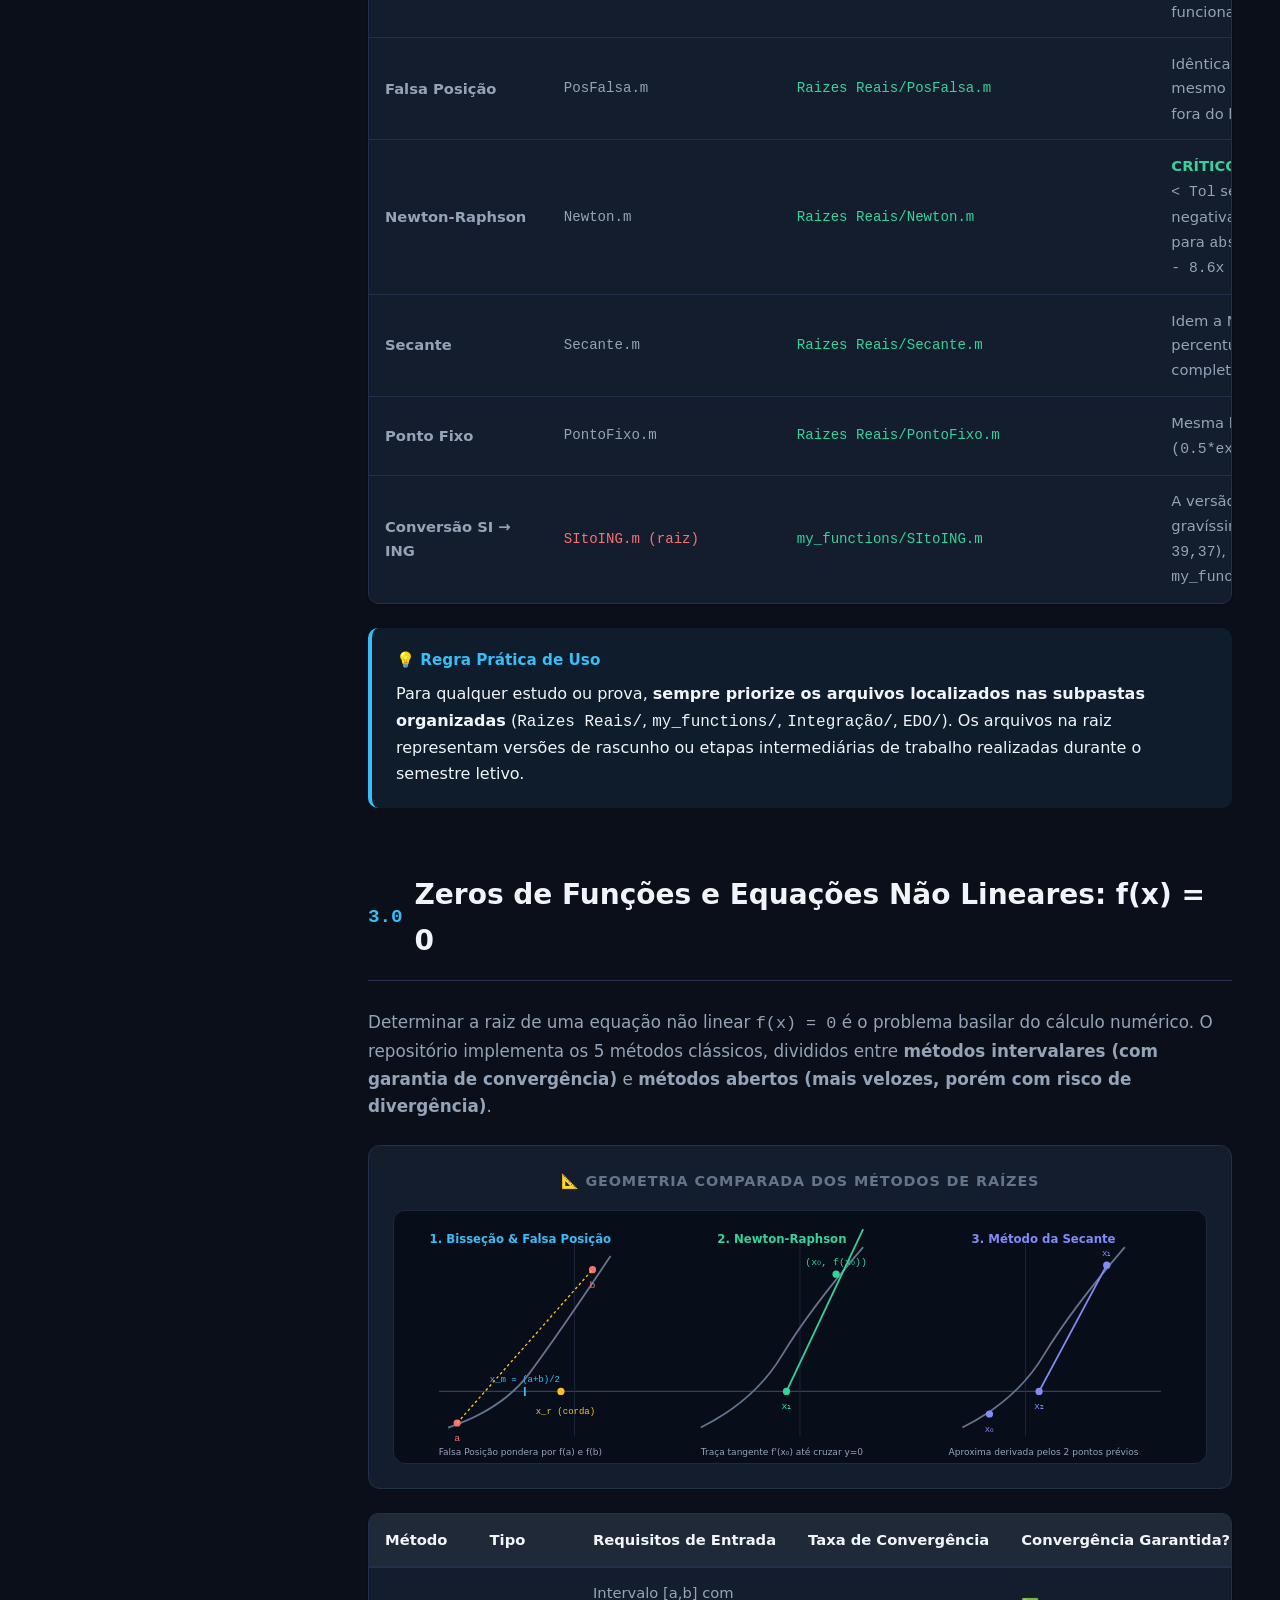
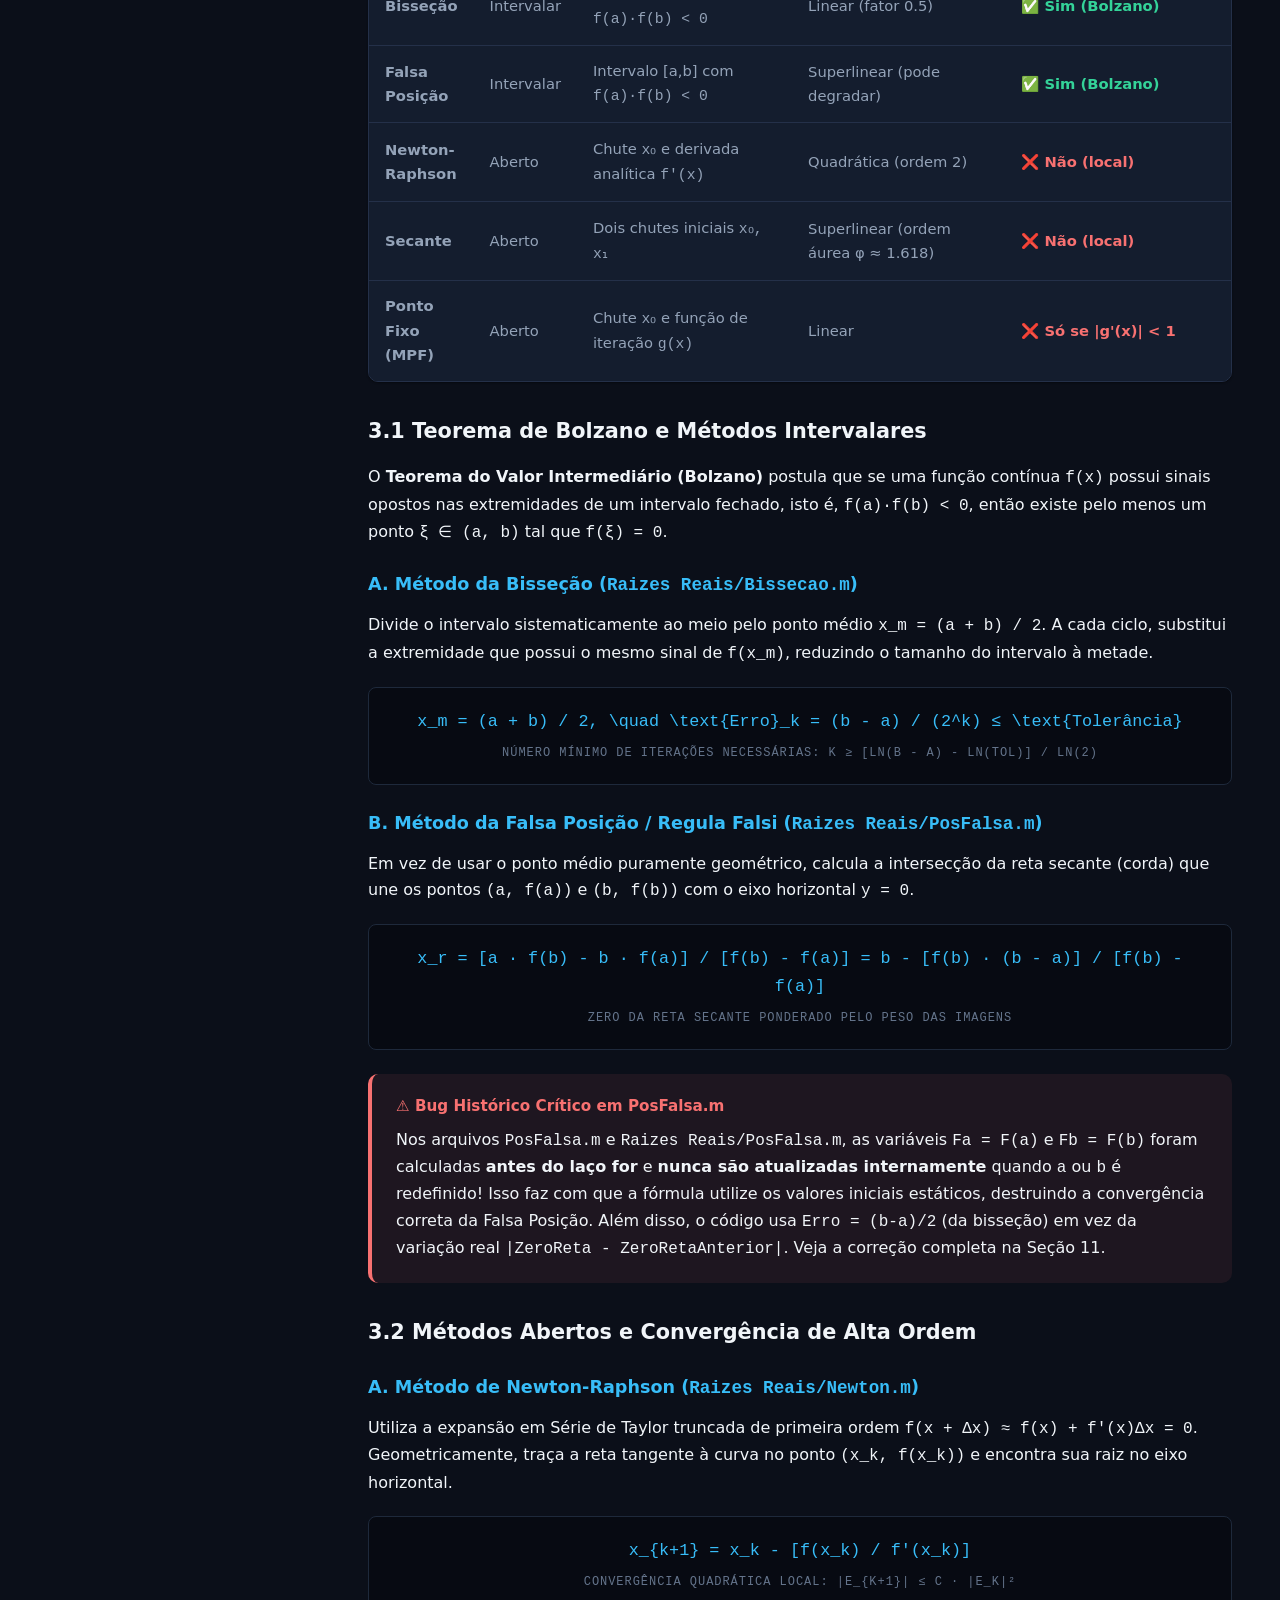
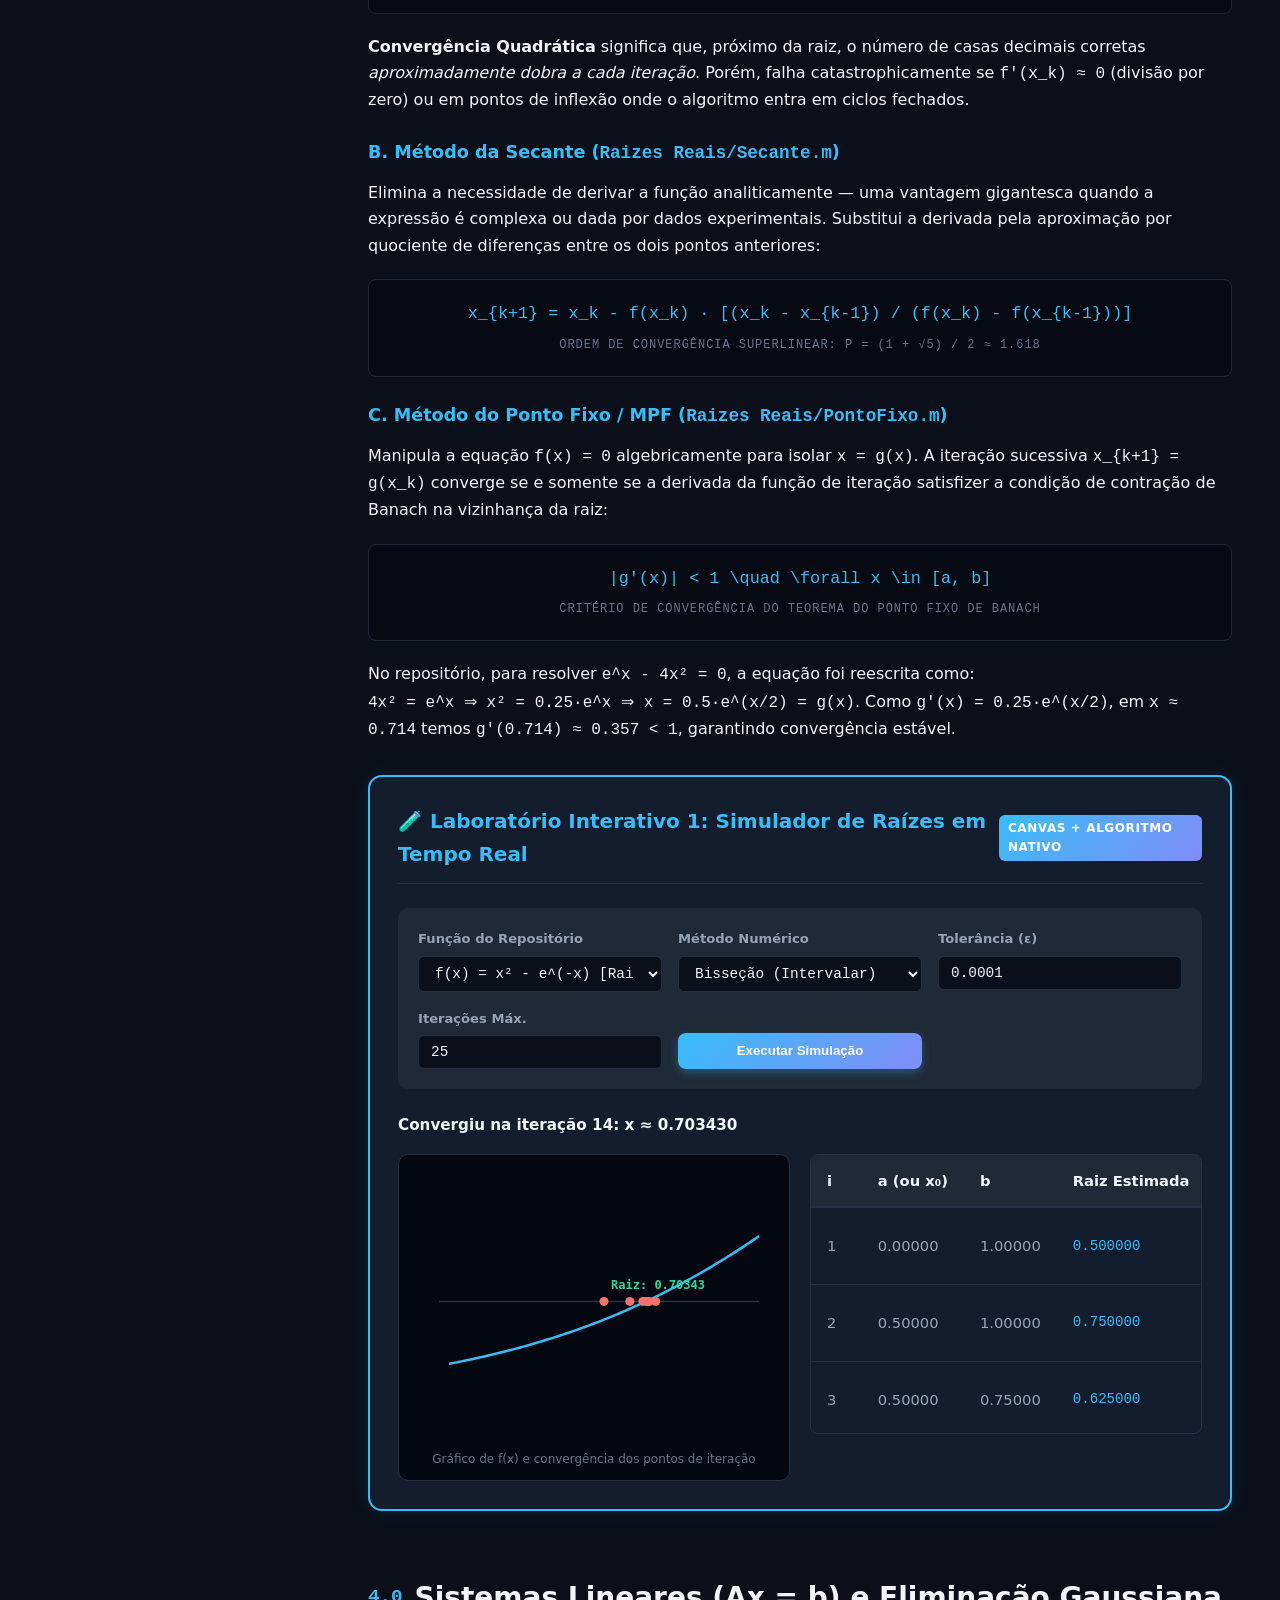
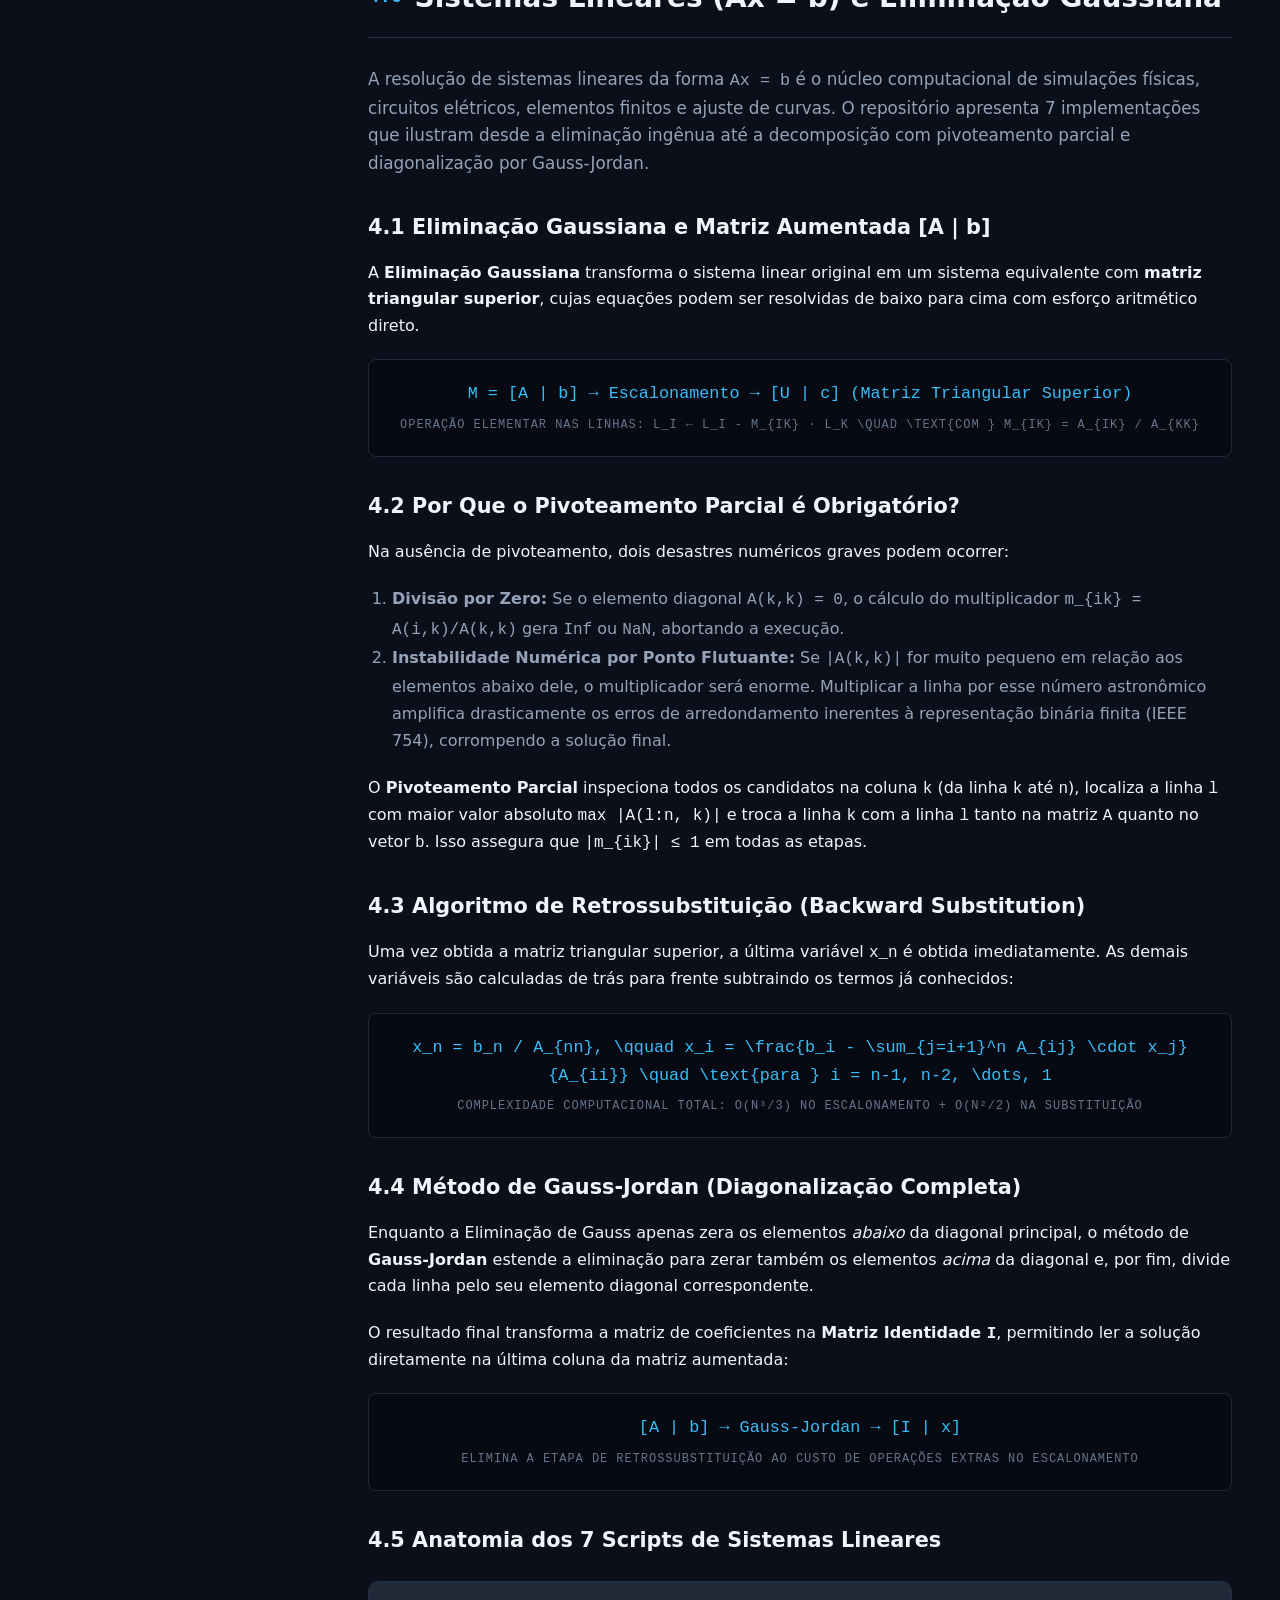
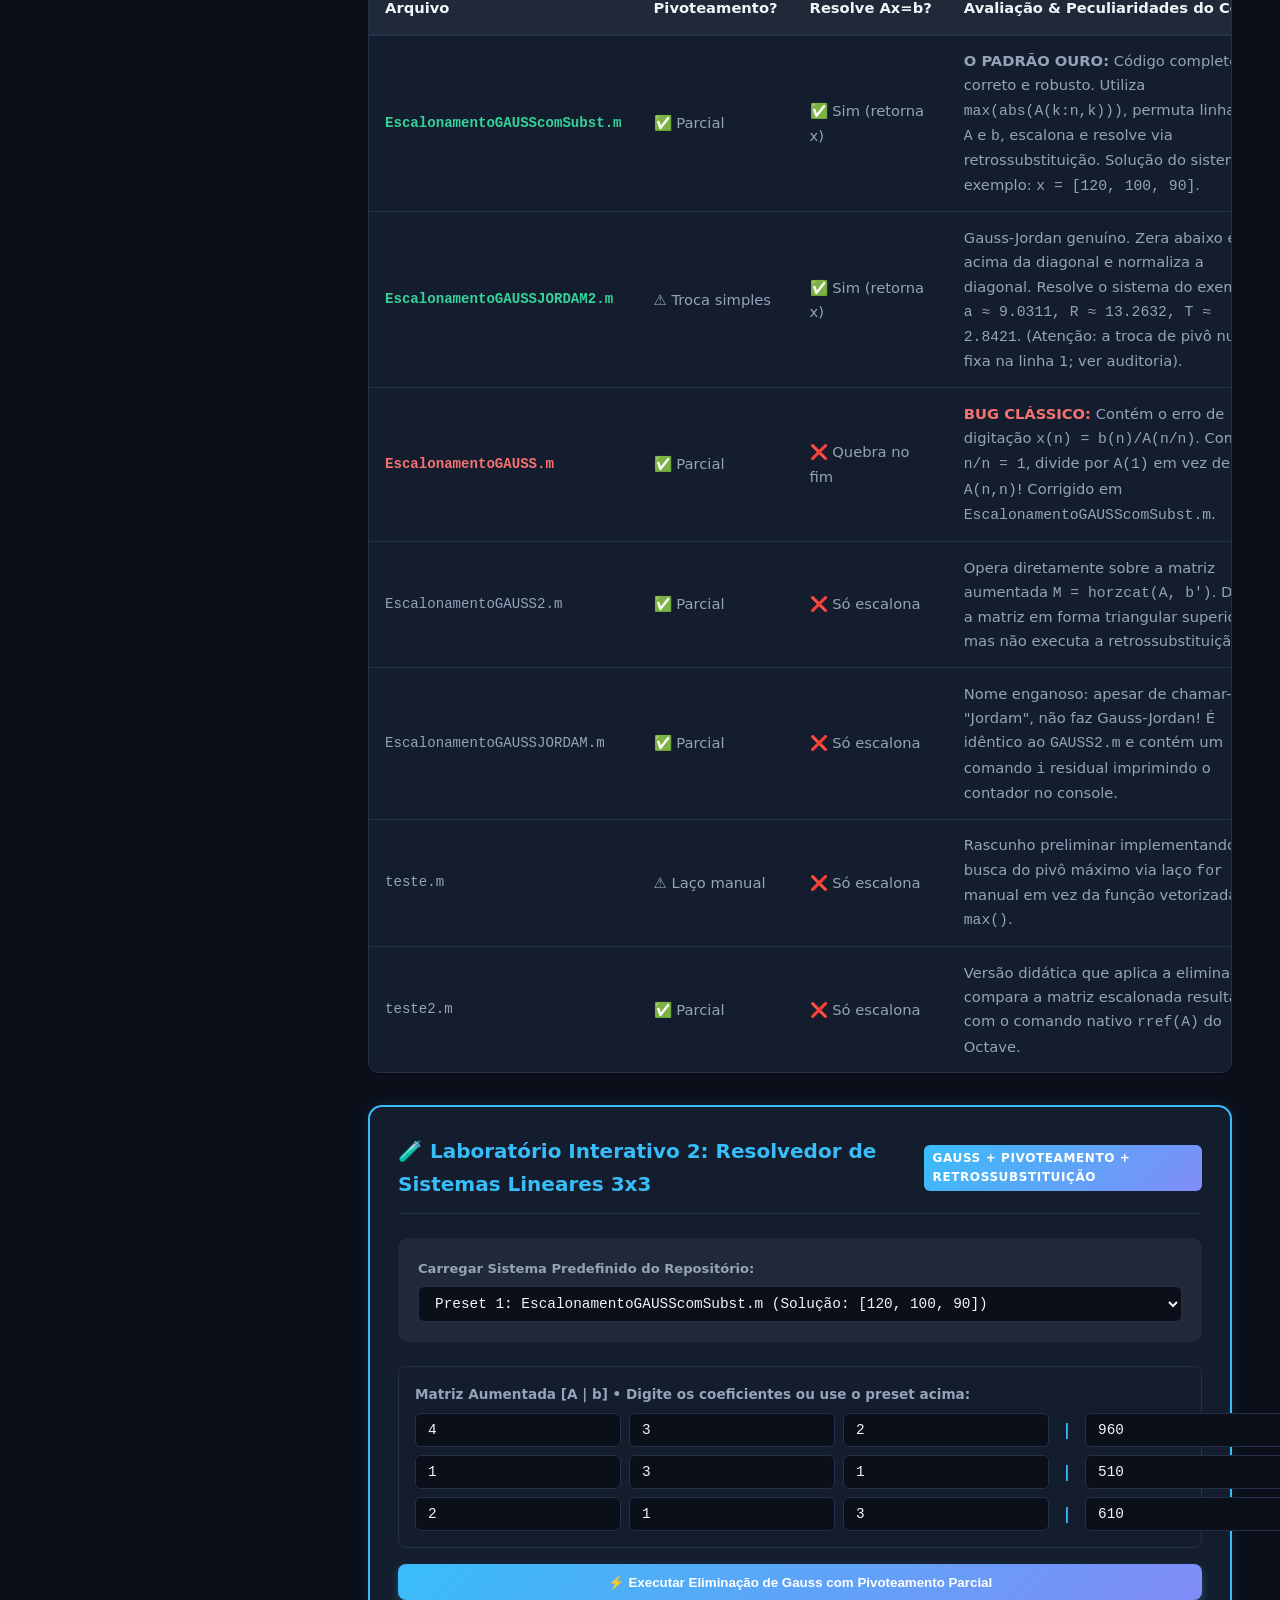
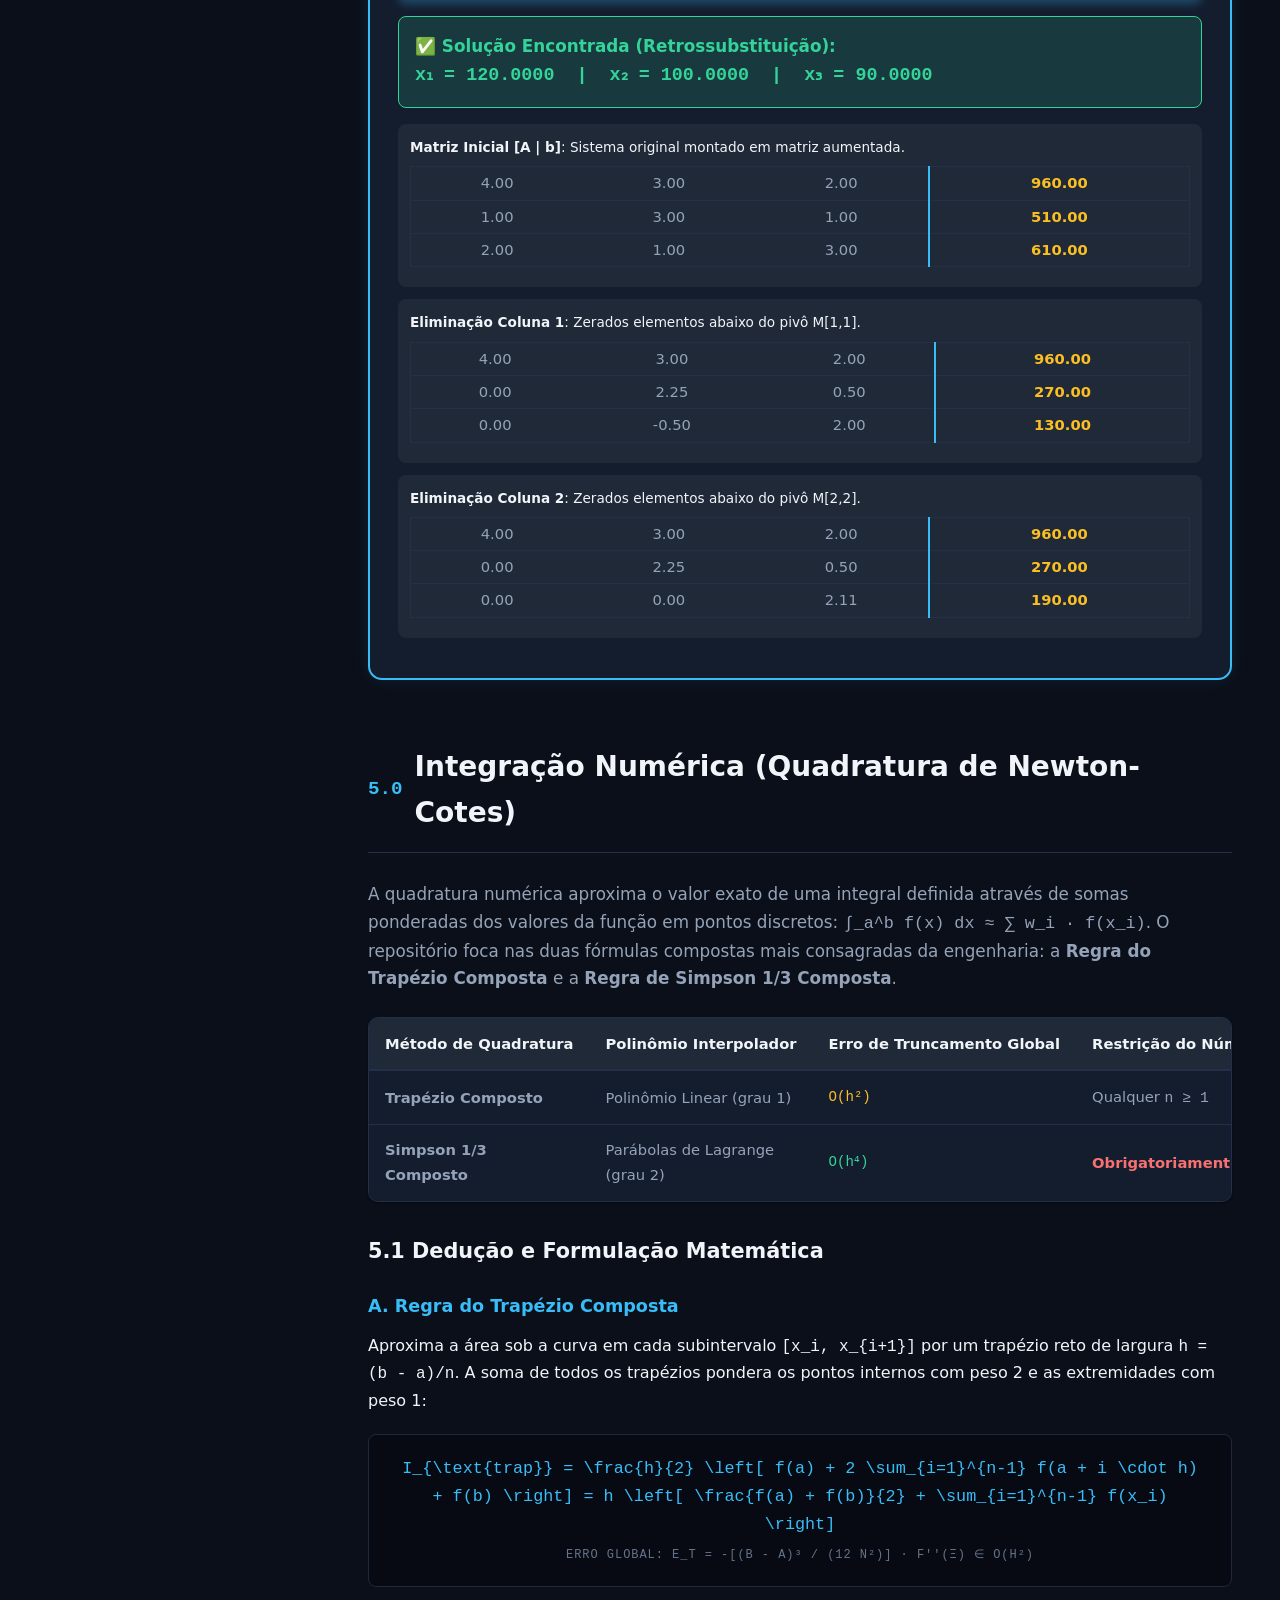
<file: guia-tecnico-metodos-numericos.html>
<!DOCTYPE html>
<html lang="pt-BR" data-theme="dark">
<head>
  <meta charset="UTF-8">
  <meta name="viewport" content="width=device-width, initial-scale=1.0">
  <title>Guia Técnico de Métodos Numéricos &bull; Repositório MetodosNumericos (branch main)</title>
  <meta name="description" content="Guia técnico aprofundado de estudo e consulta do repositório MetodosNumericos em GNU Octave e MATLAB. Cobre zeros de funções, álgebra linear, quadratura, diferenciação, EDOs, sinais, físico-química e farmacocinética.">
  <style>
:root {
  --bg-primary: #0b0f19;
  --bg-secondary: #111827;
  --bg-tertiary: #1f2937;
  --bg-card: #141d2e;
  --bg-card-hover: #1a253a;
  --border-color: #243049;
  --border-focus: #38bdf8;
  --text-primary: #f1f5f9;
  --text-secondary: #94a3b8;
  --text-muted: #64748b;
  --accent-cyan: #38bdf8;
  --accent-blue: #60a5fa;
  --accent-indigo: #818cf8;
  --accent-emerald: #34d399;
  --accent-amber: #fbbf24;
  --accent-rose: #f87171;
  --code-bg: #070a12;
  --code-border: #1e293b;
  --shadow-sm: 0 1px 2px 0 rgba(0, 0, 0, 0.4);
  --shadow-md: 0 4px 6px -1px rgba(0, 0, 0, 0.5), 0 2px 4px -1px rgba(0, 0, 0, 0.4);
  --shadow-lg: 0 10px 15px -3px rgba(0, 0, 0, 0.6), 0 4px 6px -2px rgba(0, 0, 0, 0.4);
  --font-sans: system-ui, -apple-system, BlinkMacSystemFont, "Segoe UI", Roboto, "Helvetica Neue", Arial, sans-serif;
  --font-mono: "JetBrains Mono", "Fira Code", ui-monospace, SFMono-Regular, Menlo, Monaco, Consolas, monospace;
}

[data-theme="light"] {
  --bg-primary: #f8fafc;
  --bg-secondary: #ffffff;
  --bg-tertiary: #f1f5f9;
  --bg-card: #ffffff;
  --bg-card-hover: #f8fafc;
  --border-color: #e2e8f0;
  --border-focus: #0284c7;
  --text-primary: #0f172a;
  --text-secondary: #475569;
  --text-muted: #94a3b8;
  --accent-cyan: #0284c7;
  --accent-blue: #2563eb;
  --accent-indigo: #4f46e5;
  --accent-emerald: #059669;
  --accent-amber: #d97706;
  --accent-rose: #dc2626;
  --code-bg: #f1f5f9;
  --code-border: #cbd5e1;
  --shadow-sm: 0 1px 2px 0 rgba(0, 0, 0, 0.05);
  --shadow-md: 0 4px 6px -1px rgba(0, 0, 0, 0.07), 0 2px 4px -1px rgba(0, 0, 0, 0.04);
  --shadow-lg: 0 10px 15px -3px rgba(0, 0, 0, 0.1), 0 4px 6px -2px rgba(0, 0, 0, 0.05);
}

* {
  box-sizing: border-box;
  margin: 0;
  padding: 0;
}

html {
  scroll-behavior: smooth;
  font-size: 16px;
}

body {
  font-family: var(--font-sans);
  background-color: var(--bg-primary);
  color: var(--text-primary);
  line-height: 1.65;
  -webkit-font-smoothing: antialiased;
}

/* Top Header Bar */
.topbar {
  position: sticky;
  top: 0;
  z-index: 100;
  display: flex;
  align-items: center;
  justify-content: space-between;
  background-color: rgba(17, 24, 39, 0.92);
  backdrop-filter: blur(12px);
  border-bottom: 1px solid var(--border-color);
  padding: 0.75rem 2rem;
  transition: all 0.2s;
}

[data-theme="light"] .topbar {
  background-color: rgba(255, 255, 255, 0.92);
}

.topbar-brand {
  display: flex;
  align-items: center;
  gap: 0.75rem;
  font-weight: 700;
  font-size: 1.15rem;
  color: var(--text-primary);
  text-decoration: none;
}

.brand-badge {
  background: linear-gradient(135deg, var(--accent-cyan), var(--accent-indigo));
  color: #fff;
  font-size: 0.75rem;
  font-weight: 800;
  padding: 0.2rem 0.55rem;
  border-radius: 6px;
  letter-spacing: 0.05em;
  text-transform: uppercase;
}

.topbar-actions {
  display: flex;
  align-items: center;
  gap: 0.85rem;
}

.search-box {
  position: relative;
  display: flex;
  align-items: center;
}

.search-input {
  background: var(--bg-card);
  border: 1px solid var(--border-color);
  color: var(--text-primary);
  padding: 0.45rem 0.85rem 0.45rem 2.2rem;
  border-radius: 8px;
  font-size: 0.85rem;
  width: 240px;
  transition: all 0.2s;
}

.search-input:focus {
  outline: none;
  border-color: var(--border-focus);
  box-shadow: 0 0 0 3px rgba(56, 189, 248, 0.15);
  width: 320px;
}

.search-icon {
  position: absolute;
  left: 0.75rem;
  width: 14px;
  height: 14px;
  fill: var(--text-muted);
  pointer-events: none;
}

.btn-action {
  background: var(--bg-tertiary);
  color: var(--text-primary);
  border: 1px solid var(--border-color);
  padding: 0.45rem 0.85rem;
  border-radius: 8px;
  font-size: 0.82rem;
  font-weight: 500;
  cursor: pointer;
  display: inline-flex;
  align-items: center;
  gap: 0.4rem;
  transition: all 0.15s;
}

.btn-action:hover {
  background: var(--border-color);
  border-color: var(--border-focus);
  color: var(--accent-cyan);
}

/* Reading Progress Bar */
.progress-bar-container {
  position: fixed;
  top: 57px;
  left: 0;
  width: 100%;
  height: 3px;
  background: transparent;
  z-index: 101;
}

.progress-bar {
  height: 100%;
  background: linear-gradient(90deg, var(--accent-cyan), var(--accent-indigo), var(--accent-emerald));
  width: 0%;
  transition: width 0.1s;
}

/* App Layout */
.app-container {
  display: flex;
  min-height: calc(100vh - 58px);
}

/* Sidebar */
.sidebar {
  width: 320px;
  flex-shrink: 0;
  background: var(--bg-secondary);
  border-right: 1px solid var(--border-color);
  height: calc(100vh - 58px);
  position: sticky;
  top: 58px;
  overflow-y: auto;
  padding: 1.5rem 1rem;
}

.sidebar-title {
  font-size: 0.75rem;
  font-weight: 700;
  text-transform: uppercase;
  letter-spacing: 0.08em;
  color: var(--text-muted);
  padding: 0.5rem 0.75rem 0.25rem;
  margin-top: 1rem;
}

.sidebar-title:first-child {
  margin-top: 0;
}

.nav-list {
  list-style: none;
  margin-bottom: 0.5rem;
}

.nav-link {
  display: flex;
  align-items: center;
  gap: 0.5rem;
  padding: 0.45rem 0.75rem;
  border-radius: 6px;
  color: var(--text-secondary);
  text-decoration: none;
  font-size: 0.88rem;
  font-weight: 500;
  transition: all 0.15s;
  border-left: 2px solid transparent;
}

.nav-link:hover {
  background: var(--bg-tertiary);
  color: var(--text-primary);
}

.nav-link.active {
  background: rgba(56, 189, 248, 0.1);
  color: var(--accent-cyan);
  border-left-color: var(--accent-cyan);
  font-weight: 600;
}

.nav-badge {
  margin-left: auto;
  font-size: 0.7rem;
  padding: 0.1rem 0.4rem;
  border-radius: 4px;
  background: var(--bg-tertiary);
  color: var(--text-muted);
  font-family: var(--font-mono);
}

/* Main Content */
.main-content {
  flex-grow: 1;
  max-width: 1100px;
  padding: 2.5rem 3rem 6rem;
  overflow-x: hidden;
}

/* Hero Section */
.hero {
  background: linear-gradient(135deg, rgba(30, 41, 59, 0.7), rgba(15, 23, 42, 0.9));
  border: 1px solid var(--border-color);
  border-radius: 16px;
  padding: 2.5rem;
  margin-bottom: 2.5rem;
  position: relative;
  overflow: hidden;
}

.hero::after {
  content: "";
  position: absolute;
  top: -50%;
  right: -20%;
  width: 400px;
  height: 400px;
  background: radial-gradient(circle, rgba(56, 189, 248, 0.12) 0%, transparent 70%);
  pointer-events: none;
}

.hero-tag {
  display: inline-flex;
  align-items: center;
  gap: 0.5rem;
  background: rgba(56, 189, 248, 0.15);
  color: var(--accent-cyan);
  padding: 0.25rem 0.75rem;
  border-radius: 20px;
  font-size: 0.8rem;
  font-weight: 600;
  margin-bottom: 1rem;
  border: 1px solid rgba(56, 189, 248, 0.3);
}

.hero h1 {
  font-size: 2.4rem;
  font-weight: 800;
  line-height: 1.2;
  margin-bottom: 1rem;
  background: linear-gradient(135deg, #ffffff 40%, var(--accent-cyan));
  -webkit-background-clip: text;
  -webkit-text-fill-color: transparent;
}

[data-theme="light"] .hero h1 {
  background: linear-gradient(135deg, #0f172a 40%, #0284c7);
  -webkit-background-clip: text;
  -webkit-text-fill-color: transparent;
}

.hero-subtitle {
  font-size: 1.15rem;
  color: var(--text-secondary);
  line-height: 1.6;
  max-width: 850px;
  margin-bottom: 1.5rem;
}

.hero-meta-grid {
  display: grid;
  grid-template-columns: repeat(auto-fit, minmax(200px, 1fr));
  gap: 1rem;
  padding-top: 1.5rem;
  border-top: 1px solid rgba(255, 255, 255, 0.1);
}

.meta-item {
  display: flex;
  flex-direction: column;
}

.meta-label {
  font-size: 0.72rem;
  text-transform: uppercase;
  letter-spacing: 0.06em;
  color: var(--text-muted);
  margin-bottom: 0.25rem;
}

.meta-value {
  font-size: 0.92rem;
  font-weight: 600;
  color: var(--text-primary);
  font-family: var(--font-mono);
}

/* Section Common Styling */
.doc-section {
  margin-bottom: 4rem;
  scroll-margin-top: 80px;
}

.section-header {
  margin-bottom: 1.75rem;
  border-bottom: 1px solid var(--border-color);
  padding-bottom: 1rem;
  display: flex;
  align-items: baseline;
  justify-content: space-between;
}

.section-title {
  font-size: 1.75rem;
  font-weight: 700;
  color: var(--text-primary);
  display: flex;
  align-items: center;
  gap: 0.75rem;
}

.section-number {
  color: var(--accent-cyan);
  font-family: var(--font-mono);
  font-size: 1.2rem;
}

.section-desc {
  font-size: 1.05rem;
  color: var(--text-secondary);
  margin-bottom: 1.5rem;
}

h3 {
  font-size: 1.3rem;
  font-weight: 600;
  margin: 2rem 0 1rem;
  color: var(--text-primary);
  display: flex;
  align-items: center;
  gap: 0.5rem;
}

h4 {
  font-size: 1.1rem;
  font-weight: 600;
  margin: 1.5rem 0 0.75rem;
  color: var(--accent-cyan);
}

p {
  margin-bottom: 1.25rem;
  color: var(--text-primary);
}

/* Callouts / Alerts */
.callout {
  border-radius: 10px;
  padding: 1.25rem 1.5rem;
  margin: 1.5rem 0;
  border-left: 4px solid;
  background: var(--bg-card);
  position: relative;
}

.callout-title {
  font-weight: 700;
  font-size: 0.95rem;
  margin-bottom: 0.5rem;
  display: flex;
  align-items: center;
  gap: 0.5rem;
}

.callout p:last-child {
  margin-bottom: 0;
}

.callout-info {
  border-left-color: var(--accent-cyan);
  background: rgba(56, 189, 248, 0.08);
}
.callout-info .callout-title { color: var(--accent-cyan); }

.callout-warning {
  border-left-color: var(--accent-amber);
  background: rgba(251, 191, 36, 0.08);
}
.callout-warning .callout-title { color: var(--accent-amber); }

.callout-danger {
  border-left-color: var(--accent-rose);
  background: rgba(248, 113, 113, 0.08);
}
.callout-danger .callout-title { color: var(--accent-rose); }

.callout-success {
  border-left-color: var(--accent-emerald);
  background: rgba(52, 211, 153, 0.08);
}
.callout-success .callout-title { color: var(--accent-emerald); }

.callout-math {
  border-left-color: var(--accent-indigo);
  background: rgba(129, 140, 248, 0.08);
}
.callout-math .callout-title { color: var(--accent-indigo); }

/* Math Blocks */
.math-block {
  background: var(--code-bg);
  border: 1px solid var(--code-border);
  border-radius: 8px;
  padding: 1.25rem 1.5rem;
  margin: 1.25rem 0;
  font-family: var(--font-mono);
  font-size: 1.05rem;
  color: var(--accent-cyan);
  display: flex;
  flex-direction: column;
  align-items: center;
  justify-content: center;
  gap: 0.5rem;
  text-align: center;
  overflow-x: auto;
}

.math-inline {
  font-family: var(--font-mono);
  font-size: 0.92em;
  background: var(--bg-tertiary);
  color: var(--accent-cyan);
  padding: 0.15rem 0.4rem;
  border-radius: 4px;
}

.formula-tag {
  font-size: 0.75rem;
  color: var(--text-muted);
  text-transform: uppercase;
  letter-spacing: 0.08em;
}

/* Cards & Grids */
.card-grid {
  display: grid;
  grid-template-columns: repeat(auto-fit, minmax(320px, 1fr));
  gap: 1.25rem;
  margin: 1.5rem 0;
}

.card {
  background: var(--bg-card);
  border: 1px solid var(--border-color);
  border-radius: 12px;
  padding: 1.5rem;
  transition: all 0.2s;
  box-shadow: var(--shadow-sm);
}

.card:hover {
  background: var(--bg-card-hover);
  border-color: var(--border-focus);
  box-shadow: var(--shadow-md);
  transform: translateY(-2px);
}

.card-title {
  font-size: 1.15rem;
  font-weight: 700;
  margin-bottom: 0.5rem;
  color: var(--text-primary);
  display: flex;
  align-items: center;
  justify-content: space-between;
}

/* Tables */
.table-container {
  width: 100%;
  overflow-x: auto;
  border: 1px solid var(--border-color);
  border-radius: 10px;
  margin: 1.5rem 0;
  background: var(--bg-card);
  box-shadow: var(--shadow-sm);
}

table {
  width: 100%;
  border-collapse: collapse;
  font-size: 0.92rem;
  text-align: left;
}

th {
  background: var(--bg-tertiary);
  color: var(--text-primary);
  font-weight: 600;
  padding: 0.85rem 1rem;
  border-bottom: 2px solid var(--border-color);
  white-space: nowrap;
}

td {
  padding: 0.85rem 1rem;
  border-bottom: 1px solid var(--border-color);
  color: var(--text-secondary);
}

tr:last-child td {
  border-bottom: none;
}

tr:hover td {
  background: rgba(255, 255, 255, 0.02);
  color: var(--text-primary);
}

td.mono, th.mono {
  font-family: var(--font-mono);
  font-size: 0.88rem;
}

/* Code Blocks */
.code-wrapper {
  background: var(--code-bg);
  border: 1px solid var(--code-border);
  border-radius: 10px;
  margin: 1.5rem 0;
  overflow: hidden;
  box-shadow: var(--shadow-sm);
}

.code-header {
  display: flex;
  align-items: center;
  justify-content: space-between;
  padding: 0.5rem 1rem;
  background: rgba(255, 255, 255, 0.03);
  border-bottom: 1px solid var(--code-border);
  font-family: var(--font-mono);
  font-size: 0.8rem;
  color: var(--text-muted);
}

.code-lang-badge {
  text-transform: uppercase;
  font-weight: 700;
  font-size: 0.7rem;
  padding: 0.15rem 0.4rem;
  border-radius: 4px;
  background: rgba(56, 189, 248, 0.15);
  color: var(--accent-cyan);
}

pre {
  margin: 0;
  padding: 1.25rem;
  overflow-x: auto;
  font-family: var(--font-mono);
  font-size: 0.88rem;
  line-height: 1.6;
  color: #e2e8f0;
}

/* Syntax highlights */
.kw { color: #f472b6; font-weight: 600; }
.fn { color: #38bdf8; }
.str { color: #a7f3d0; }
.num { color: #fcd34d; }
.cm { color: #64748b; font-style: italic; }
.op { color: #93c5fd; }
.var { color: #e2e8f0; }

/* Side by side diff */
.diff-container {
  display: grid;
  grid-template-columns: 1fr 1fr;
  gap: 1rem;
  margin: 1.5rem 0;
}

.diff-col {
  border-radius: 10px;
  border: 1px solid;
  overflow: hidden;
}

.diff-orig {
  border-color: rgba(248, 113, 113, 0.4);
}

.diff-fixed {
  border-color: rgba(52, 211, 153, 0.4);
}

.diff-header {
  padding: 0.5rem 1rem;
  font-weight: 700;
  font-size: 0.82rem;
  font-family: var(--font-mono);
}

.diff-orig .diff-header {
  background: rgba(248, 113, 113, 0.15);
  color: var(--accent-rose);
}

.diff-fixed .diff-header {
  background: rgba(52, 211, 153, 0.15);
  color: var(--accent-emerald);
}

/* Interactive Simulator Containers */
.simulator-card {
  background: var(--bg-card);
  border: 2px solid var(--accent-cyan);
  border-radius: 14px;
  padding: 1.75rem;
  margin: 2rem 0;
  box-shadow: 0 0 20px rgba(56, 189, 248, 0.1);
}

.sim-header {
  display: flex;
  align-items: center;
  justify-content: space-between;
  margin-bottom: 1.5rem;
  border-bottom: 1px solid var(--border-color);
  padding-bottom: 0.75rem;
}

.sim-title {
  font-size: 1.25rem;
  font-weight: 700;
  color: var(--accent-cyan);
  display: flex;
  align-items: center;
  gap: 0.5rem;
}

.sim-controls {
  display: grid;
  grid-template-columns: repeat(auto-fit, minmax(180px, 1fr));
  gap: 1rem;
  margin-bottom: 1.5rem;
  background: var(--bg-tertiary);
  padding: 1.25rem;
  border-radius: 10px;
}

.form-group {
  display: flex;
  flex-direction: column;
  gap: 0.35rem;
}

.form-group label {
  font-size: 0.82rem;
  font-weight: 600;
  color: var(--text-secondary);
}

.form-control {
  background: var(--bg-primary);
  border: 1px solid var(--border-color);
  color: var(--text-primary);
  padding: 0.5rem 0.75rem;
  border-radius: 6px;
  font-size: 0.9rem;
  font-family: var(--font-mono);
}

.form-control:focus {
  outline: none;
  border-color: var(--accent-cyan);
}

.sim-btn-run {
  background: linear-gradient(135deg, var(--accent-cyan), var(--accent-indigo));
  color: #fff;
  border: none;
  padding: 0.65rem 1.5rem;
  border-radius: 8px;
  font-weight: 700;
  cursor: pointer;
  align-self: flex-end;
  transition: all 0.2s;
  box-shadow: 0 4px 10px rgba(56, 189, 248, 0.3);
}

.sim-btn-run:hover {
  filter: brightness(1.15);
  transform: translateY(-1px);
}

.sim-output-grid {
  display: grid;
  grid-template-columns: 1fr 1fr;
  gap: 1.25rem;
  margin-top: 1rem;
}

.canvas-container {
  background: #050811;
  border: 1px solid var(--border-color);
  border-radius: 10px;
  padding: 10px;
  display: flex;
  flex-direction: column;
  align-items: center;
}

canvas {
  width: 100%;
  height: 280px;
  border-radius: 6px;
}

.sim-table-wrap {
  max-height: 280px;
  overflow-y: auto;
  border: 1px solid var(--border-color);
  border-radius: 8px;
}

/* Accordion Questions */
.quiz-item {
  background: var(--bg-card);
  border: 1px solid var(--border-color);
  border-radius: 10px;
  margin-bottom: 1rem;
  overflow: hidden;
  transition: all 0.2s;
}

.quiz-header {
  padding: 1.25rem;
  cursor: pointer;
  display: flex;
  align-items: center;
  justify-content: space-between;
  font-weight: 600;
  user-select: none;
}

.quiz-header:hover {
  background: var(--bg-tertiary);
  color: var(--accent-cyan);
}

.quiz-badge {
  font-size: 0.75rem;
  padding: 0.2rem 0.5rem;
  border-radius: 6px;
  background: rgba(129, 140, 248, 0.15);
  color: var(--accent-indigo);
  margin-right: 0.75rem;
}

.quiz-content {
  padding: 0 1.25rem 1.25rem;
  border-top: 1px dashed var(--border-color);
  margin-top: 0.5rem;
  padding-top: 1rem;
  display: none;
  background: rgba(0, 0, 0, 0.15);
}

.quiz-content.show {
  display: block;
}

.quiz-toggle-icon {
  transition: transform 0.2s;
}

.quiz-item.open .quiz-toggle-icon {
  transform: rotate(180deg);
}

/* Vector Graphic Container */
.svg-diagram-card {
  background: var(--bg-card);
  border: 1px solid var(--border-color);
  border-radius: 12px;
  padding: 1.5rem;
  margin: 1.5rem 0;
  display: flex;
  flex-direction: column;
  align-items: center;
}

.svg-diagram-title {
  font-size: 0.9rem;
  font-weight: 700;
  text-transform: uppercase;
  letter-spacing: 0.06em;
  color: var(--text-muted);
  margin-bottom: 1rem;
  text-align: center;
}

svg {
  max-width: 100%;
  height: auto;
}

/* Responsive */
@media (max-width: 992px) {
  .sidebar {
    display: none;
  }
  .main-content {
    padding: 1.5rem 1rem 4rem;
  }
  .diff-container {
    grid-template-columns: 1fr;
  }
  .sim-output-grid {
    grid-template-columns: 1fr;
  }
  .search-input {
    width: 160px;
  }
  .search-input:focus {
    width: 200px;
  }
}

/* Print Styles */
@media print {
  .topbar, .sidebar, .btn-action, .sim-controls, .sim-btn-run, .quiz-toggle-icon {
    display: none !important;
  }
  body, .main-content {
    background: #fff !important;
    color: #000 !important;
    max-width: 100% !important;
    padding: 0 !important;
  }
  .card, .table-container, .code-wrapper, .simulator-card, .callout {
    box-shadow: none !important;
    border: 1px solid #ccc !important;
    break-inside: avoid;
  }
  .quiz-content {
    display: block !important;
  }
}

  </style>
</head>
<body>

<!-- Top Navigation Bar -->
<header class="topbar">
  <div class="topbar-brand">
    <span class="brand-badge">Octave / MATLAB</span>
    <span>Métodos Numéricos &bull; Guia Técnico Integral</span>
  </div>
  <div class="topbar-actions">
    <div class="search-box">
      <svg class="search-icon" viewBox="0 0 24 24"><path d="M15.5 14h-.79l-.28-.27C15.41 12.59 16 11.11 16 9.5 16 5.91 13.09 3 9.5 3S3 5.91 3 9.5 5.91 16 9.5 16c1.61 0 3.09-.59 4.23-1.57l.27.28v.79l5 4.99L20.49 19l-4.99-5zm-6 0C7.01 14 5 11.99 5 9.5S7.01 5 9.5 5 14 7.01 14 9.5 11.99 14 9.5 14z"/></svg>
      <input type="text" id="search-input" class="search-input" placeholder="Buscar método, arquivo, fórmula...">
    </div>
    <button class="btn-action" onclick="toggleAllAccordions()" title="Expandir/Recolher Seções e Questões">
      <span>↕️ Alternar FAQ</span>
    </button>
    <button class="btn-action" onclick="window.print()" title="Imprimir Guia ou Salvar em PDF">
      <span>🖨️ Imprimir / PDF</span>
    </button>
    <button class="btn-action" onclick="toggleTheme()" title="Alternar Modo Escuro / Claro">
      <span id="theme-toggle-icon">☀️</span>
    </button>
  </div>
</header>

<div class="progress-bar-container">
  <div class="progress-bar" id="reading-progress"></div>
</div>

<div class="app-container">
  <!-- Sticky Sidebar -->
  <aside class="sidebar">
    <div class="sidebar-title">Estrutura de Estudo</div>
    <ul class="nav-list">
      <li><a href="#visao-geral" class="nav-link active"><span>0. Visão Geral & Metadados</span><span class="nav-badge">repo</span></a></li>
      <li><a href="#glossario" class="nav-link"><span>1. Glossário de Termos & Siglas</span><span class="nav-badge">A-Z</span></a></li>
      <li><a href="#mapa-arquitetura" class="nav-link"><span>2. Taxonomia & Mapa dos Arquivos</span><span class="nav-badge">34 files</span></a></li>
      <li><a href="#modulo-raizes" class="nav-link"><span>3. Zeros de Funções (f(x)=0)</span><span class="nav-badge">5 métodos</span></a></li>
      <li><a href="#modulo-sistemas" class="nav-link"><span>4. Sistemas Lineares (Ax=b)</span><span class="nav-badge">Gauss/LU</span></a></li>
      <li><a href="#modulo-integracao" class="nav-link"><span>5. Integração Numérica</span><span class="nav-badge">Newton-Cotes</span></a></li>
      <li><a href="#modulo-diferenciacao" class="nav-link"><span>6. Diferenciação Numérica</span><span class="nav-badge">O(h²)</span></a></li>
      <li><a href="#modulo-edos" class="nav-link"><span>7. Equações Diferenciais (EDOs)</span><span class="nav-badge">Euler/RK2</span></a></li>
      <li><a href="#modulo-series" class="nav-link"><span>8. Séries & Taylor/Maclaurin</span><span class="nav-badge">cos(x)</span></a></li>
      <li><a href="#modulo-sinais" class="nav-link"><span>9. Geração de Sinais & RMS</span><span class="nav-badge">Nyquist</span></a></li>
      <li><a href="#modulo-aplicacoes" class="nav-link"><span>10. Físico-Química & Farmacocinética</span><span class="nav-badge">Cálculo Real</span></a></li>
      <li><a href="#modulo-auditoria" class="nav-link"><span>11. Auditoria Forense de Bugs</span><span class="nav-badge">15 correções</span></a></li>
      <li><a href="#modulo-questoes" class="nav-link"><span>12. Autoavaliação & Entrevista</span><span class="nav-badge">10 testes</span></a></li>
      <li><a href="#comandos-execucao" class="nav-link"><span>13. Guia de Execução & Comandos</span><span class="nav-badge">CLI</span></a></li>
    </ul>

    <div class="sidebar-title">Ambiente & Dependências</div>
    <div style="padding: 0.75rem; background: var(--bg-tertiary); border-radius: 8px; font-size: 0.78rem; line-height: 1.5; color: var(--text-muted); margin-top: 0.5rem;">
      <div style="font-weight: 700; color: var(--text-primary); margin-bottom: 0.35rem;">⚙️ Requisitos do Ambiente</div>
      <div>&bull; <strong>GNU Octave</strong> &ge; 6.4 (recomendado)</div>
      <div>&bull; Pacote <code>signal</code> (para pasta <code>Octave/</code>)</div>
      <div>&bull; Codificação: Latin-1 (converter p/ UTF-8)</div>
      <div>&bull; 100% Funcional Offline</div>
    </div>
  </aside>

  <main class="main-content">


    <!-- HERO SECTION & METADATA -->
    <section id="visao-geral" class="doc-section hero">
      <div class="hero-tag">📘 Documentação Técnica de Engenharia &bull; Branch main</div>
      <h1>Guia Técnico Completo de Métodos Numéricos</h1>
      <p class="hero-subtitle">
        Manual analítico exaustivo dos 34 scripts em GNU Octave e MATLAB do repositório <code>MetodosNumericos</code>. 
        Este documento foi concebido para fornecer domínio conceitual, algorítmico e prático sobre a discretização matemática de fenômenos físicos, químicos, farmacológicos e de engenharia.
      </p>

      <div class="hero-meta-grid">
        <div class="meta-item">
          <span class="meta-label">Repositório & Ramo</span>
          <span class="meta-value">MetodosNumericos (branch main)</span>
        </div>
        <div class="meta-item">
          <span class="meta-label">Autor do Código</span>
          <span class="meta-value">Davi Monteiro Alves (16/0049156)</span>
        </div>
        <div class="meta-item">
          <span class="meta-label">Instituição & Origem</span>
          <span class="meta-value">Universidade de Brasília (UnB)</span>
        </div>
        <div class="meta-item">
          <span class="meta-label">Ambiente Primário</span>
          <span class="meta-value">GNU Octave 6.4+ / MATLAB</span>
        </div>
      </div>
    </section>

    <!-- INTRODUÇÃO TEÓRICA -->
    <section class="doc-section">
      <div class="section-header">
        <h2 class="section-title"><span class="section-number">0.1</span> O Papel dos Métodos Numéricos na Engenharia</h2>
      </div>
      <p>
        Na matemática clássica, busca-se frequentemente a <strong>solução analítica</strong> (uma expressão fechada exata) para equações diferenciais, integrais e raízes. No entanto, na esmagadora maioria dos problemas reais de engenharia — desde a dinâmica de voo até o cálculo de circuitos com saturação e a farmacocinética no sangue humano —, as equações resultantes são intrinsecamente não lineares ou acopladas de tal forma que <em>não existe solução analítica fechada</em>.
      </p>
      <p>
        Os <strong>métodos numéricos</strong> suprem essa limitação fundamental através da <strong>discretização</strong>: transformam o contínuo infinito em um conjunto finito de pontos e iterações aritméticas simples (+, &minus;, &times;, &divide;) que computadores conseguem executar com alta velocidade. O domínio dessa disciplina exige compreender não apenas o código, mas as grandezas que governam o comportamento dos algoritmos:
      </p>
      <div class="card-grid">
        <div class="card">
          <div class="card-title">📉 Erro de Truncamento</div>
          <p style="font-size:0.9rem; color:var(--text-secondary); margin:0;">
            Surge quando uma operação matemática contínua (como uma derivada ou série infinita de Taylor) é truncada em um número finito de termos ou passos finitos <em>h</em>. Sua escala é modelada pela notação assintótica <code>O(h^p)</code>.
          </p>
        </div>
        <div class="card">
          <div class="card-title">🧮 Erro de Arredondamento</div>
          <p style="font-size:0.9rem; color:var(--text-secondary); margin:0;">
            Decorre da limitação física do computador em representar números reais com infinitas casas decimais (padrão IEEE 754 de ponto flutuante). O acúmulo de subtrações de números quase iguais gera perda catastrófica de significância.
          </p>
        </div>
        <div class="card">
          <div class="card-title">⚖️ Estabilidade & Condicionamento</div>
          <p style="font-size:0.9rem; color:var(--text-secondary); margin:0;">
            Mede se pequenas perturbações nas entradas (ou erros em iterações intermediárias) são amortecidas pelo algoritmo (estabilidade) ou se crescem exponencialmente até destruir o resultado numérico.
          </p>
        </div>
      </div>
    </section>

    <!-- GLOSSÁRIO DE TERMOS E SIGLAS -->
    <section id="glossario" class="doc-section">
      <div class="section-header">
        <h2 class="section-title"><span class="section-number">1.0</span> Glossário Essencial de Termos Técnicos e Siglas</h2>
      </div>
      <p class="section-desc">
        A precisão conceitual é um pré-requisito absoluto para o aprendizado e para a comunicação com pares e professores. Todas as siglas e termos do repositório estão definidos abaixo com sua etimologia e significado prático.
      </p>

      <div class="table-container">
        <table>
          <thead>
            <tr>
              <th>Termo / Sigla</th>
              <th>Nome Completo / Tradução</th>
              <th>Definição Conceitual e Função no Repositório</th>
            </tr>
          </thead>
          <tbody>
            <tr>
              <td class="mono" style="color:var(--accent-cyan); font-weight:bold;">GNU</td>
              <td><em>GNU's Not Unix</em> (Recursivo)</td>
              <td>Projeto de software livre criado por Richard Stallman. Dá nome ao <strong>GNU Octave</strong>, ambiente computacional livre de alto nível com sintaxe amplamente compatível com o MATLAB comercial.</td>
            </tr>
            <tr>
              <td class="mono" style="color:var(--accent-cyan); font-weight:bold;">EDO</td>
              <td>Equação Diferencial Ordinária</td>
              <td>Equação diferencial que relaciona uma função desconhecida de <em>uma única variável independente</em> com suas derivadas. Modelada nos scripts da pasta <code>EDO/</code> (ex: Euler, Heun e sistemas acoplados).</td>
            </tr>
            <tr>
              <td class="mono" style="color:var(--accent-cyan); font-weight:bold;">PVI</td>
              <td>Problema de Valor Inicial</td>
              <td>Uma EDO acompanhada do estado inicial conhecido do sistema no instante inicial <code>y(x₀) = y₀</code>. Sem o valor inicial, a solução conteria uma constante arbitrária <em>C</em> indefinida.</td>
            </tr>
            <tr>
              <td class="mono" style="color:var(--accent-cyan); font-weight:bold;">MPF</td>
              <td>Método do Ponto Fixo</td>
              <td>Algoritmo para encontrar zeros de <code>f(x) = 0</code> reescrevendo-a na forma <code>x = g(x)</code>. Um ponto <em>p</em> onde <code>g(p) = p</code> é chamado de ponto fixo de <em>g</em> e coincide com a raiz de <em>f</em>.</td>
            </tr>
            <tr>
              <td class="mono" style="color:var(--accent-cyan); font-weight:bold;">RMS</td>
              <td><em>Root Mean Square</em> (Valor Eficaz)</td>
              <td>Média quadrática de um sinal contínuo ou discreto: raiz quadrada da média dos quadrados dos valores instantâneos. Na engenharia elétrica, representa a tensão contínua equivalente que dissipa a mesma potência térmica em um resistor.</td>
            </tr>
            <tr>
              <td class="mono" style="color:var(--accent-cyan); font-weight:bold;">LU</td>
              <td><em>Lower-Upper Decomposition</em> (Fatoração Triangular)</td>
              <td>Decomposição de uma matriz <code>A</code> no produto de uma matriz triangular inferior <code>L</code> (com 1s na diagonal) e uma matriz triangular superior <code>U</code>, viabilizando resolução de múltiplos sistemas lineares com custo computacional reduzido.</td>
            </tr>
            <tr>
              <td class="mono" style="color:var(--accent-cyan); font-weight:bold;">RREF</td>
              <td><em>Reduced Row Echelon Form</em> (Forma Escalonada Reduzida)</td>
              <td>Estado final de uma matriz após a eliminação de Gauss-Jordan: pivôs iguais a 1 e todos os demais elementos de cada coluna contendo pivô iguais a zero. Testado no script <code>teste2.m</code> via função nativa <code>rref()</code>.</td>
            </tr>
            <tr>
              <td class="mono" style="color:var(--accent-cyan); font-weight:bold;">SI</td>
              <td>Sistema Internacional de Unidades</td>
              <td>Sistema métrico padrão mundial baseado no metro (m), quilograma (kg), segundo (s), etc. Convertido para unidades imperiais no script <code>my_functions/SItoING.m</code>.</td>
            </tr>
            <tr>
              <td class="mono" style="color:var(--accent-cyan); font-weight:bold;">ING</td>
              <td><em>English / Imperial Units</em> (Unidades Imperiais)</td>
              <td>Sistema de medidas tradicional britânico/americano baseado em libras (lb), polegadas (in), pés (ft). Utilizado na conversão do comprimento de arco do Gateway Arch para pés (fator 3.28).</td>
            </tr>
            <tr>
              <td class="mono" style="color:var(--accent-cyan); font-weight:bold;">Aliasing</td>
              <td>Falseamento / Mascaramento de Espectro</td>
              <td>Distorção que ocorre quando um sinal contínuo de alta frequência é amostrado a uma taxa insuficiente, fazendo com que ele se manifeste como uma frequência aparente muito mais baixa ou constante nula. Ocorre no script <code>Octave/Gerador de função.m</code>.</td>
            </tr>
            <tr>
              <td class="mono" style="color:var(--accent-cyan); font-weight:bold;">Critério de Nyquist</td>
              <td>Teorema da Amostragem de Nyquist-Shannon</td>
              <td>Princípio fundamental da teoria da informação que estabelece que a taxa de amostragem <code>fs</code> deve ser estritamente maior que o dobro da máxima frequência do sinal (<code>fs &gt; 2·fmax</code>) para evitar o <em>aliasing</em> e permitir reconstrução perfeita.</td>
            </tr>
            <tr>
              <td class="mono" style="color:var(--accent-cyan); font-weight:bold;">Offset (Nível DC)</td>
              <td>Deslocamento Contínuo</td>
              <td>Componente contínua ou valor médio não nulo somado a uma forma de onda alternada, elevando ou rebaixando o sinal verticalmente em relação ao eixo horizontal de tensão zero.</td>
            </tr>
            <tr>
              <td class="mono" style="color:var(--accent-cyan); font-weight:bold;">Bolus</td>
              <td>Dose Concentrada Instantânea</td>
              <td>Em farmacologia clínica, refere-se à administração rápida de uma dose de medicação (ex: injeção intravenosa direta), provocando elevação instantânea na concentração sanguínea, modelado em <code>pessoal/ConcentPlasm_SemAbs.m</code>.</td>
            </tr>
            <tr>
              <td class="mono" style="color:var(--accent-cyan); font-weight:bold;">Meia-vida (T½)</td>
              <td>Tempo de Meia-Vida Biológica / Radioativa</td>
              <td>Tempo necessário para que a quantidade de uma substância no organismo seja reduzida à metade através de metabolismo e excreção. Rege o decaimento exponencial nos modelos da pasta <code>pessoal/</code>.</td>
            </tr>
            <tr>
              <td class="mono" style="color:var(--accent-cyan); font-weight:bold;">Clearance</td>
              <td>Depuração Plasmática</td>
              <td>Volume teórico de plasma completamente depurado (livre) do fármaco por unidade de tempo pelos rins e fígado. Relaciona a dose com a área sob a curva de concentração plasmática.</td>
            </tr>
            <tr>
              <td class="mono" style="color:var(--accent-cyan); font-weight:bold;">Steady-State</td>
              <td>Estado de Equilíbrio Dinâmico</td>
              <td>Condição em que a taxa de entrada do fármaco é exatamente igual à sua taxa de eliminação, fazendo a concentração flutuar periodicamente em torno de uma média estável constante.</td>
            </tr>
            <tr>
              <td class="mono" style="color:var(--accent-cyan); font-weight:bold;">Pivoteamento Parcial</td>
              <td>Permutação Estratégica de Linhas</td>
              <td>Procedimento na Eliminação de Gauss que, a cada coluna <em>k</em>, localiza a linha abaixo com o elemento de maior valor absoluto (<code>max |A(l,k)|</code>) e a troca com a linha atual, evitando divisão por zero e reduzindo erros de ponto flutuante.</td>
            </tr>
            <tr>
              <td class="mono" style="color:var(--accent-cyan); font-weight:bold;">Retrossubstituição</td>
              <td><em>Backward Substitution</em> (Substituição Regressiva)</td>
              <td>Fase final da resolução de sistemas triangulares superiores, onde a última incógnita <code>x_n</code> é calculada diretamente e suas sucessoras são resolvidas recursivamente de baixo para cima.</td>
            </tr>
            <tr>
              <td class="mono" style="color:var(--accent-cyan); font-weight:bold;">Ordem O(h^p)</td>
              <td>Notação Assintótica de Landau (Grande-O)</td>
              <td>Descreve o comportamento limitante do erro: significa que o erro é proporcional a <code>h^p</code>. Se a ordem é <code>O(h²)</code> e o passo <em>h</em> for cortado pela metade, o erro de truncamento é reduzido por um fator de 4.</td>
            </tr>
            <tr>
              <td class="mono" style="color:var(--accent-cyan); font-weight:bold;">Catenária</td>
              <td>Curva Catenária Hiperbólica</td>
              <td>Curva geométrica formada por um cabo ou corrente homogênea e flexível suspenso pelas extremidades sob ação exclusiva da gravidade, governada pela função cosseno hiperbólico <code>cosh(x/a)</code>. Modela a forma do Gateway Arch de St. Louis em <code>Integração/Trapez.m</code>.</td>
            </tr>
            <tr>
              <td class="mono" style="color:var(--accent-cyan); font-weight:bold;">Energia Reticular</td>
              <td>Energia de Rede Cristalina</td>
              <td>Energia liberada quando íons gasosos infinitamente separados se unem para formar um mol de um cristal iônico sólido. Calculada pela equação de Born-Mayer em <code>Eq_BornMayer.m</code>.</td>
            </tr>
            <tr>
              <td class="mono" style="color:var(--accent-cyan); font-weight:bold;">Cte. de Madelung</td>
              <td>Constante Eletrostática Geométrica</td>
              <td>Fator puramente geométrico adimensional que quantifica o potencial eletrostático total sentido por um íon em uma rede cristalina periódica infinita devido a todos os outros cátions e ânions vizinhos.</td>
            </tr>
            <tr>
              <td class="mono" style="color:var(--accent-cyan); font-weight:bold;">Susceptibilidade Molar</td>
              <td>Susceptibilidade Magnética Molar (χ_M)</td>
              <td>Propriedade físico-química que mede o grau de magnetização induzida em um mol de uma substância quando submetida a um campo magnético externo. Relacionada ao momento magnético de spin puro em <code>SuscepMag.m</code>.</td>
            </tr>
            <tr>
              <td class="mono" style="color:var(--accent-cyan); font-weight:bold;">Latin-1 / UTF-8</td>
              <td>Padrões de Codificação de Caracteres</td>
              <td><strong>Latin-1 (ISO-8859-1)</strong> codifica caracteres acentuados em 1 byte (padrão legado no qual muitos arquivos <code>.m</code> do repo foram criados); <strong>UTF-8</strong> é o padrão universal de tamanho variável. A incompatibilidade causa o aparecimento de caracteres corrompidos como <code>funo</code>.</td>
            </tr>
            <tr>
              <td class="mono" style="color:var(--accent-cyan); font-weight:bold;">CR vs LF vs CRLF</td>
              <td>Finalizadores de Linha (<em>Line Endings</em>)</td>
              <td><code>LF</code> (<code>\n</code>, padrão Unix/Linux moderno); <code>CRLF</code> (<code>\r\n</code>, padrão Windows); <code>CR</code> (<code>\r</code>, legado do Mac OS clássico pré-OSX). Arquivos como <code>Eq_BornMayer.m</code> usam apenas <code>CR</code>, o que faz com que editores modernos exibam o arquivo inteiro em uma linha contínua.</td>
            </tr>
          </tbody>
        </table>
      </div>
    </section>


    <!-- TAXONOMIA E MAPA DO REPOSITÓRIO -->
    <section id="mapa-arquitetura" class="doc-section">
      <div class="section-header">
        <h2 class="section-title"><span class="section-number">2.0</span> Taxonomia e Arquitetura do Repositório</h2>
      </div>
      <p class="section-desc">
        O repositório totaliza <strong>34 scripts <code>.m</code></strong> e <strong>1 arquivo binário de workspace (<code>Octave/01</code>)</strong>. 
        Abaixo apresentamos a árvore de decisão visual para localização imediata do algoritmo adequado a cada classe de problema, seguida pela dissecação das versões legadas versus ativas.
      </p>

      <!-- SVG Decision Tree Diagram -->
      <div class="svg-diagram-card">
        <div class="svg-diagram-title">🗺️ Árvore de Decisão Rápida &bull; Qual Arquivo Usar?</div>
<svg viewBox="0 0 950 420" xmlns="http://www.w3.org/2000/svg" style="background:#080d1a; border-radius:12px; border:1px solid #1e293b; width:100%;">
  <defs>
    <linearGradient id="gCyan" x1="0%" y1="0%" x2="100%" y2="100%">
      <stop offset="0%" stop-color="#38bdf8"/>
      <stop offset="100%" stop-color="#0284c7"/>
    </linearGradient>
    <linearGradient id="gIndigo" x1="0%" y1="0%" x2="100%" y2="100%">
      <stop offset="0%" stop-color="#818cf8"/>
      <stop offset="100%" stop-color="#4f46e5"/>
    </linearGradient>
    <linearGradient id="gEmerald" x1="0%" y1="0%" x2="100%" y2="100%">
      <stop offset="0%" stop-color="#34d399"/>
      <stop offset="100%" stop-color="#059669"/>
    </linearGradient>
    <linearGradient id="gAmber" x1="0%" y1="0%" x2="100%" y2="100%">
      <stop offset="0%" stop-color="#fbbf24"/>
      <stop offset="100%" stop-color="#d97706"/>
    </linearGradient>
    <filter id="shadow" x="-10%" y="-10%" width="120%" height="120%">
      <feDropShadow dx="0" dy="4" stdDeviation="4" flood-opacity="0.3"/>
    </filter>
  </defs>

  <!-- Root Node -->
  <rect x="360" y="20" width="230" height="46" rx="8" fill="url(#gCyan)" filter="url(#shadow)"/>
  <text x="475" y="48" fill="#ffffff" font-family="system-ui, sans-serif" font-weight="700" font-size="14" text-anchor="middle">Qual é o seu Problema Numérico?</text>

  <!-- Branch lines from Root -->
  <path d="M 475 66 L 475 95 L 115 95 L 115 130" stroke="#38bdf8" stroke-width="2" fill="none"/>
  <path d="M 475 95 L 295 95 L 295 130" stroke="#818cf8" stroke-width="2" fill="none"/>
  <path d="M 475 95 L 475 130" stroke="#34d399" stroke-width="2" fill="none"/>
  <path d="M 475 95 L 655 95 L 655 130" stroke="#fbbf24" stroke-width="2" fill="none"/>
  <path d="M 475 95 L 835 95 L 835 130" stroke="#f472b6" stroke-width="2" fill="none"/>

  <!-- Category Nodes -->
  <!-- 1. Raízes -->
  <rect x="30" y="130" width="170" height="42" rx="6" fill="#1e293b" stroke="#38bdf8" stroke-width="1.5"/>
  <text x="115" y="156" fill="#38bdf8" font-family="system-ui, sans-serif" font-weight="700" font-size="12" text-anchor="middle">🎯 Raízes f(x) = 0</text>

  <!-- 2. Sistemas -->
  <rect x="210" y="130" width="170" height="42" rx="6" fill="#1e293b" stroke="#818cf8" stroke-width="1.5"/>
  <text x="295" y="156" fill="#818cf8" font-family="system-ui, sans-serif" font-weight="700" font-size="12" text-anchor="middle">🧱 Sistemas Ax = b</text>

  <!-- 3. Integração / Derivada -->
  <rect x="390" y="130" width="170" height="42" rx="6" fill="#1e293b" stroke="#34d399" stroke-width="1.5"/>
  <text x="475" y="156" fill="#34d399" font-family="system-ui, sans-serif" font-weight="700" font-size="12" text-anchor="middle">∫ Cálculo Diferencial/Int.</text>

  <!-- 4. EDOs -->
  <rect x="570" y="130" width="170" height="42" rx="6" fill="#1e293b" stroke="#fbbf24" stroke-width="1.5"/>
  <text x="655" y="156" fill="#fbbf24" font-family="system-ui, sans-serif" font-weight="700" font-size="12" text-anchor="middle">📈 EDOs / PVI</text>

  <!-- 5. Aplicações -->
  <rect x="750" y="130" width="170" height="42" rx="6" fill="#1e293b" stroke="#f472b6" stroke-width="1.5"/>
  <text x="835" y="156" fill="#f472b6" font-family="system-ui, sans-serif" font-weight="700" font-size="12" text-anchor="middle">💊 Sinais & Físico-Química</text>

  <!-- Leaf Solutions -->
  <!-- Raízes Leaves -->
  <path d="M 115 172 L 115 200" stroke="#38bdf8" stroke-width="1.5" fill="none"/>
  <rect x="20" y="200" width="190" height="190" rx="8" fill="#0f172a" stroke="#334155"/>
  <text x="30" y="222" fill="#94a3b8" font-family="system-ui, sans-serif" font-size="11" font-weight="600">• Com intervalo [a,b]:</text>
  <text x="40" y="240" fill="#38bdf8" font-family="monospace" font-size="11">Raizes Reais/Bissecao.m</text>
  <text x="40" y="258" fill="#38bdf8" font-family="monospace" font-size="11">Raizes Reais/PosFalsa.m</text>
  <text x="30" y="282" fill="#94a3b8" font-family="system-ui, sans-serif" font-size="11" font-weight="600">• Com derivada f'(x):</text>
  <text x="40" y="300" fill="#38bdf8" font-family="monospace" font-size="11">Raizes Reais/Newton.m</text>
  <text x="30" y="324" fill="#94a3b8" font-family="system-ui, sans-serif" font-size="11" font-weight="600">• Sem derivada (2 chutes):</text>
  <text x="40" y="342" fill="#38bdf8" font-family="monospace" font-size="11">Raizes Reais/Secante.m</text>
  <text x="30" y="364" fill="#94a3b8" font-family="system-ui, sans-serif" font-size="11" font-weight="600">• Forma x = g(x):</text>
  <text x="40" y="380" fill="#38bdf8" font-family="monospace" font-size="11">Raizes Reais/PontoFixo.m</text>

  <!-- Sistemas Leaves -->
  <path d="M 295 172 L 295 200" stroke="#818cf8" stroke-width="1.5" fill="none"/>
  <rect x="200" y="200" width="190" height="190" rx="8" fill="#0f172a" stroke="#334155"/>
  <text x="210" y="222" fill="#94a3b8" font-family="system-ui, sans-serif" font-size="11" font-weight="600">• Gauss + Substituição ✅:</text>
  <text x="220" y="240" fill="#818cf8" font-family="monospace" font-size="10.5">EscalonamentoGAUSS</text>
  <text x="220" y="255" fill="#818cf8" font-family="monospace" font-size="10.5">comSubst.m</text>
  <text x="210" y="280" fill="#94a3b8" font-family="system-ui, sans-serif" font-size="11" font-weight="600">• Gauss-Jordan Direto ✅:</text>
  <text x="220" y="298" fill="#818cf8" font-family="monospace" font-size="10.5">EscalonamentoGAUSS</text>
  <text x="220" y="313" fill="#818cf8" font-family="monospace" font-size="10.5">JORDAM2.m</text>
  <text x="210" y="338" fill="#94a3b8" font-family="system-ui, sans-serif" font-size="11" font-weight="600">• Só triangularizar:</text>
  <text x="220" y="356" fill="#818cf8" font-family="monospace" font-size="10.5">EscalonamentoGAUSS2.m</text>
  <text x="220" y="374" fill="#818cf8" font-family="monospace" font-size="10.5">teste2.m (com rref)</text>

  <!-- Integração Leaves -->
  <path d="M 475 172 L 475 200" stroke="#34d399" stroke-width="1.5" fill="none"/>
  <rect x="380" y="200" width="190" height="190" rx="8" fill="#0f172a" stroke="#334155"/>
  <text x="390" y="222" fill="#94a3b8" font-family="system-ui, sans-serif" font-size="11" font-weight="600">• Trapézio Composto:</text>
  <text x="400" y="240" fill="#34d399" font-family="monospace" font-size="11">Integração/Trapez.m</text>
  <text x="390" y="268" fill="#94a3b8" font-family="system-ui, sans-serif" font-size="11" font-weight="600">• Simpson 1/3 Composto:</text>
  <text x="400" y="286" fill="#34d399" font-family="monospace" font-size="11">Integração/Simpson13</text>
  <text x="400" y="302" fill="#34d399" font-family="monospace" font-size="11">composto.m</text>
  <text x="390" y="330" fill="#94a3b8" font-family="system-ui, sans-serif" font-size="11" font-weight="600">• Diferença Progressiva:</text>
  <text x="400" y="348" fill="#34d399" font-family="monospace" font-size="11">Diferenciacao/Progressiva</text>
  <text x="400" y="364" fill="#34d399" font-family="monospace" font-size="11">3Pontos.m</text>

  <!-- EDO Leaves -->
  <path d="M 655 172 L 655 200" stroke="#fbbf24" stroke-width="1.5" fill="none"/>
  <rect x="560" y="200" width="190" height="190" rx="8" fill="#0f172a" stroke="#334155"/>
  <text x="570" y="222" fill="#94a3b8" font-family="system-ui, sans-serif" font-size="11" font-weight="600">• 1 EDO (Euler Explícito):</text>
  <text x="580" y="240" fill="#fbbf24" font-family="monospace" font-size="11">EDO/edoEULER.m</text>
  <text x="570" y="268" fill="#94a3b8" font-family="system-ui, sans-serif" font-size="11" font-weight="600">• Sistema 2 EDOs (RK2):</text>
  <text x="580" y="286" fill="#fbbf24" font-family="monospace" font-size="11">EDO/Sys2EDOsRK2.m</text>
  <text x="570" y="314" fill="#94a3b8" font-family="system-ui, sans-serif" font-size="11" font-weight="600">• RK2 Genérico (feval):</text>
  <text x="580" y="332" fill="#fbbf24" font-family="monospace" font-size="11">testeRK.m</text>
  <text x="570" y="356" fill="#94a3b8" font-family="system-ui, sans-serif" font-size="11" font-weight="600">• Euler Implícito (rascunho):</text>
  <text x="580" y="374" fill="#fbbf24" font-family="monospace" font-size="11">EDO/edoEULERimpNewton.m</text>

  <!-- Sinais Leaves -->
  <path d="M 835 172 L 835 200" stroke="#f472b6" stroke-width="1.5" fill="none"/>
  <rect x="740" y="200" width="190" height="190" rx="8" fill="#0f172a" stroke="#334155"/>
  <text x="750" y="222" fill="#94a3b8" font-family="system-ui, sans-serif" font-size="11" font-weight="600">• Sinais (Média e RMS):</text>
  <text x="760" y="240" fill="#f472b6" font-family="monospace" font-size="11">Octave/func_generator.m</text>
  <text x="750" y="268" fill="#94a3b8" font-family="system-ui, sans-serif" font-size="11" font-weight="600">• Cristal / Born-Mayer:</text>
  <text x="760" y="286" fill="#f472b6" font-family="monospace" font-size="11">Eq_BornMayer.m</text>
  <text x="750" y="314" fill="#94a3b8" font-family="system-ui, sans-serif" font-size="11" font-weight="600">• Susceptibilidade / Spin:</text>
  <text x="760" y="332" fill="#f472b6" font-family="monospace" font-size="11">SuscepMag.m / EletonsD.</text>
  <text x="750" y="356" fill="#94a3b8" font-family="system-ui, sans-serif" font-size="11" font-weight="600">• Farmacocinética:</text>
  <text x="760" y="374" fill="#f472b6" font-family="monospace" font-size="11">pessoal/ConcentPlasm*</text>
</svg>
      </div>

      <h3>2.1 O Mistério das Duplicatas: Raiz vs Subpastas</h3>
      <p>
        Uma inspeção atenta na estrutura de diretórios revela que métodos fundamentais como Bisseção, Falsa Posição, Newton, Secante e Ponto Fixo existem tanto na raiz do repositório quanto dentro da subpasta <code>Raizes Reais/</code>. Compreender essa bifurcação é vital para não utilizar versões desatualizadas:
      </p>

      <div class="table-container">
        <table>
          <thead>
            <tr>
              <th>Método Numérico</th>
              <th>Versão na Raiz (Legada)</th>
              <th>Versão em <code>Raizes Reais/</code> (Recomendada)</th>
              <th>Diferenças Estruturais & Correções Aplicadas</th>
            </tr>
          </thead>
          <tbody>
            <tr>
              <td><strong>Bisseção</strong></td>
              <td class="mono">Bissecao.m</td>
              <td class="mono" style="color:var(--accent-emerald);">Raizes Reais/Bissecao.m</td>
              <td>A versão da raiz contém a função transcendental <code>8 - 4.5*(x - sin(x))</code> comentada e roda <code>x² - e^(-x)</code>. Ambas possuem o mesmo algoritmo funcional.</td>
            </tr>
            <tr>
              <td><strong>Falsa Posição</strong></td>
              <td class="mono">PosFalsa.m</td>
              <td class="mono" style="color:var(--accent-emerald);">Raizes Reais/PosFalsa.m</td>
              <td>Idênticas na lógica, ambas compartilhando o mesmo bug clássico de manter <code>Fa</code> e <code>Fb</code> estáticos fora do laço (ver seção de auditoria).</td>
            </tr>
            <tr>
              <td><strong>Newton-Raphson</strong></td>
              <td class="mono">Newton.m</td>
              <td class="mono" style="color:var(--accent-emerald);">Raizes Reais/Newton.m</td>
              <td><span style="color:var(--accent-emerald); font-weight:bold;">CRÍTICO:</span> A versão da raiz usava <code>abs(xi-x0)/x0 &lt; Tol</code> sem módulo no divisor (falhava em raízes negativas). A versão em <code>Raizes Reais/</code> corrigiu para <code>abs((xi-x0)/x0) &lt; Tol</code> e testa <code>x³ + 3.8x² - 8.6x - 24.4</code>.</td>
            </tr>
            <tr>
              <td><strong>Secante</strong></td>
              <td class="mono">Secante.m</td>
              <td class="mono" style="color:var(--accent-emerald);">Raizes Reais/Secante.m</td>
              <td>Idem a Newton: corrigiu a fórmula do erro relativo percentual para <code>abs((xi-b)/b)</code> com proteção completa de módulo no quociente.</td>
            </tr>
            <tr>
              <td><strong>Ponto Fixo</strong></td>
              <td class="mono">PontoFixo.m</td>
              <td class="mono" style="color:var(--accent-emerald);">Raizes Reais/PontoFixo.m</td>
              <td>Mesma lógica de iteração <code>x = g(x)</code> com <code>G = @(x)(0.5*exp(0.5*x))</code> derivada de <code>e^x - 4x² = 0</code>.</td>
            </tr>
            <tr>
              <td><strong>Conversão SI → ING</strong></td>
              <td class="mono" style="color:var(--accent-rose);">SItoING.m (raiz)</td>
              <td class="mono" style="color:var(--accent-emerald);">my_functions/SItoING.m</td>
              <td>A versão da raiz contém um erro de sintaxe gravíssimo ao usar vírgula decimal (<code>2,205</code> e <code>39,37</code>), criando vetores espúrios. A versão em <code>my_functions/</code> usa pontos decimais corretos.</td>
            </tr>
          </tbody>
        </table>
      </div>

      <div class="callout callout-info">
        <div class="callout-title">💡 Regra Prática de Uso</div>
        <p>
          Para qualquer estudo ou prova, <strong>sempre priorize os arquivos localizados nas subpastas organizadas</strong> (<code>Raizes Reais/</code>, <code>my_functions/</code>, <code>Integração/</code>, <code>EDO/</code>). Os arquivos na raiz representam versões de rascunho ou etapas intermediárias de trabalho realizadas durante o semestre letivo.
        </p>
      </div>
    </section>


    <!-- MÓDULO 3: ZEROS DE FUNÇÕES -->
    <section id="modulo-raizes" class="doc-section">
      <div class="section-header">
        <h2 class="section-title"><span class="section-number">3.0</span> Zeros de Funções e Equações Não Lineares: f(x) = 0</h2>
      </div>
      <p class="section-desc">
        Determinar a raiz de uma equação não linear <code>f(x) = 0</code> é o problema basilar do cálculo numérico. 
        O repositório implementa os 5 métodos clássicos, divididos entre <strong>métodos intervalares (com garantia de convergência)</strong> e <strong>métodos abertos (mais velozes, porém com risco de divergência)</strong>.
      </p>

      <!-- SVG Diagram Comparison -->
      <div class="svg-diagram-card">
        <div class="svg-diagram-title">📐 Geometria Comparada dos Métodos de Raízes</div>
<svg viewBox="0 0 900 280" xmlns="http://www.w3.org/2000/svg" style="background:#080d1a; border-radius:12px; border:1px solid #1e293b; width:100%;">
  <line x1="50" y1="200" x2="850" y2="200" stroke="#334155" stroke-width="1.5"/>
  <line x1="200" y1="30" x2="200" y2="250" stroke="#1e293b" stroke-width="1"/>
  <line x1="450" y1="30" x2="450" y2="250" stroke="#1e293b" stroke-width="1"/>
  <line x1="700" y1="30" x2="700" y2="250" stroke="#1e293b" stroke-width="1"/>

  <g transform="translate(30, 0)">
    <text x="110" y="35" fill="#38bdf8" font-family="system-ui, sans-serif" font-weight="700" font-size="13" text-anchor="middle">1. Bisseção & Falsa Posição</text>
    <path d="M 30 240 Q 90 220, 120 180 T 210 50" fill="none" stroke="#64748b" stroke-width="2"/>
    <circle cx="40" cy="235" r="4" fill="#f87171"/>
    <text x="40" y="255" fill="#f87171" font-size="11" font-family="monospace" text-anchor="middle">a</text>
    <circle cx="190" cy="65" r="4" fill="#f87171"/>
    <text x="190" y="85" fill="#f87171" font-size="11" font-family="monospace" text-anchor="middle">b</text>
    
    <line x1="115" y1="195" x2="115" y2="205" stroke="#38bdf8" stroke-width="2"/>
    <text x="115" y="190" fill="#38bdf8" font-size="10" font-family="monospace" text-anchor="middle">x_m = (a+b)/2</text>
    
    <line x1="40" y1="235" x2="190" y2="65" stroke="#fbbf24" stroke-dasharray="3,3" stroke-width="1.5"/>
    <circle cx="155" cy="200" r="4" fill="#fbbf24"/>
    <text x="160" y="225" fill="#fbbf24" font-size="10" font-family="monospace" text-anchor="middle">x_r (corda)</text>
    <text x="110" y="270" fill="#94a3b8" font-size="10" text-anchor="middle">Falsa Posição pondera por f(a) e f(b)</text>
  </g>

  <g transform="translate(320, 0)">
    <text x="110" y="35" fill="#34d399" font-family="system-ui, sans-serif" font-weight="700" font-size="13" text-anchor="middle">2. Newton-Raphson</text>
    <path d="M 20 240 Q 80 210, 110 160 T 200 40" fill="none" stroke="#64748b" stroke-width="2"/>
    <circle cx="170" cy="70" r="4" fill="#34d399"/>
    <text x="170" y="60" fill="#34d399" font-size="11" font-family="monospace" text-anchor="middle">(x₀, f(x₀))</text>
    <line x1="200" y1="20" x2="115" y2="200" stroke="#34d399" stroke-width="2"/>
    <circle cx="115" cy="200" r="4" fill="#34d399"/>
    <text x="115" y="220" fill="#34d399" font-size="11" font-family="monospace" text-anchor="middle">x₁</text>
    <text x="110" y="270" fill="#94a3b8" font-size="10" text-anchor="middle">Traça tangente f'(x₀) até cruzar y=0</text>
  </g>

  <g transform="translate(610, 0)">
    <text x="110" y="35" fill="#818cf8" font-family="system-ui, sans-serif" font-weight="700" font-size="13" text-anchor="middle">3. Método da Secante</text>
    <path d="M 20 240 Q 80 210, 110 160 T 200 40" fill="none" stroke="#64748b" stroke-width="2"/>
    <circle cx="50" cy="225" r="4" fill="#818cf8"/>
    <text x="50" y="245" fill="#818cf8" font-size="10" font-family="monospace" text-anchor="middle">x₀</text>
    <circle cx="180" cy="60" r="4" fill="#818cf8"/>
    <text x="180" y="50" fill="#818cf8" font-size="10" font-family="monospace" text-anchor="middle">x₁</text>
    <line x1="180" y1="60" x2="105" y2="200" stroke="#818cf8" stroke-width="2"/>
    <circle cx="105" cy="200" r="4" fill="#818cf8"/>
    <text x="105" y="220" fill="#818cf8" font-size="11" font-family="monospace" text-anchor="middle">x₂</text>
    <text x="110" y="270" fill="#94a3b8" font-size="10" text-anchor="middle">Aproxima derivada pelos 2 pontos prévios</text>
  </g>
</svg>
      </div>

      <div class="table-container">
        <table>
          <thead>
            <tr>
              <th>Método</th>
              <th>Tipo</th>
              <th>Requisitos de Entrada</th>
              <th>Taxa de Convergência</th>
              <th>Convergência Garantida?</th>
              <th>Custo por Ciclo</th>
            </tr>
          </thead>
          <tbody>
            <tr>
              <td><strong>Bisseção</strong></td>
              <td>Intervalar</td>
              <td>Intervalo [a,b] com <code>f(a)·f(b) &lt; 0</code></td>
              <td>Linear (fator 0.5)</td>
              <td><span style="color:var(--accent-emerald); font-weight:bold;">✅ Sim (Bolzano)</span></td>
              <td>1 avaliação de <code>f(x)</code></td>
            </tr>
            <tr>
              <td><strong>Falsa Posição</strong></td>
              <td>Intervalar</td>
              <td>Intervalo [a,b] com <code>f(a)·f(b) &lt; 0</code></td>
              <td>Superlinear (pode degradar)</td>
              <td><span style="color:var(--accent-emerald); font-weight:bold;">✅ Sim (Bolzano)</span></td>
              <td>1 avaliação de <code>f(x)</code></td>
            </tr>
            <tr>
              <td><strong>Newton-Raphson</strong></td>
              <td>Aberto</td>
              <td>Chute <code>x₀</code> e derivada analítica <code>f'(x)</code></td>
              <td>Quadrática (ordem 2)</td>
              <td><span style="color:var(--accent-rose); font-weight:bold;">❌ Não (local)</span></td>
              <td>1 de <code>f(x)</code> + 1 de <code>f'(x)</code></td>
            </tr>
            <tr>
              <td><strong>Secante</strong></td>
              <td>Aberto</td>
              <td>Dois chutes iniciais <code>x₀, x₁</code></td>
              <td>Superlinear (ordem áurea &phi; &approx; 1.618)</td>
              <td><span style="color:var(--accent-rose); font-weight:bold;">❌ Não (local)</span></td>
              <td>1 avaliação de <code>f(x)</code></td>
            </tr>
            <tr>
              <td><strong>Ponto Fixo (MPF)</strong></td>
              <td>Aberto</td>
              <td>Chute <code>x₀</code> e função de iteração <code>g(x)</code></td>
              <td>Linear</td>
              <td><span style="color:var(--accent-rose); font-weight:bold;">❌ Só se |g'(x)| &lt; 1</span></td>
              <td>1 avaliação de <code>g(x)</code></td>
            </tr>
          </tbody>
        </table>
      </div>

      <h3>3.1 Teorema de Bolzano e Métodos Intervalares</h3>
      <p>
        O <strong>Teorema do Valor Intermediário (Bolzano)</strong> postula que se uma função contínua <code>f(x)</code> possui sinais opostos nas extremidades de um intervalo fechado, isto é, <code>f(a)·f(b) &lt; 0</code>, então existe pelo menos um ponto <code>&xi; &isin; (a, b)</code> tal que <code>f(&xi;) = 0</code>.
      </p>

      <h4>A. Método da Bisseção (<code>Raizes Reais/Bissecao.m</code>)</h4>
      <p>
        Divide o intervalo sistematicamente ao meio pelo ponto médio <code>x_m = (a + b) / 2</code>. A cada ciclo, substitui a extremidade que possui o mesmo sinal de <code>f(x_m)</code>, reduzindo o tamanho do intervalo à metade.
      </p>
      <div class="math-block">
        <div>x_m = (a + b) / 2, \quad \text{Erro}_k = (b - a) / (2^k) &le; \text{Tolerância}</div>
        <div class="formula-tag">Número Mínimo de Iterações Necessárias: k &ge; [ln(b - a) - ln(Tol)] / ln(2)</div>
      </div>

      <h4>B. Método da Falsa Posição / Regula Falsi (<code>Raizes Reais/PosFalsa.m</code>)</h4>
      <p>
        Em vez de usar o ponto médio puramente geométrico, calcula a intersecção da reta secante (corda) que une os pontos <code>(a, f(a))</code> e <code>(b, f(b))</code> com o eixo horizontal <code>y = 0</code>.
      </p>
      <div class="math-block">
        <div>x_r = [a &middot; f(b) - b &middot; f(a)] / [f(b) - f(a)] = b - [f(b) &middot; (b - a)] / [f(b) - f(a)]</div>
        <div class="formula-tag">Zero da Reta Secante Ponderado pelo Peso das Imagens</div>
      </div>
      <div class="callout callout-danger">
        <div class="callout-title">⚠️ Bug Histórico Crítico em PosFalsa.m</div>
        <p>
          Nos arquivos <code>PosFalsa.m</code> e <code>Raizes Reais/PosFalsa.m</code>, as variáveis <code>Fa = F(a)</code> e <code>Fb = F(b)</code> foram calculadas <strong>antes do laço for</strong> e <strong>nunca são atualizadas internamente</strong> quando <code>a</code> ou <code>b</code> é redefinido! Isso faz com que a fórmula utilize os valores iniciais estáticos, destruindo a convergência correta da Falsa Posição. Além disso, o código usa <code>Erro = (b-a)/2</code> (da bisseção) em vez da variação real <code>|ZeroReta - ZeroRetaAnterior|</code>. Veja a correção completa na Seção 11.
        </p>
      </div>

      <h3>3.2 Métodos Abertos e Convergência de Alta Ordem</h3>

      <h4>A. Método de Newton-Raphson (<code>Raizes Reais/Newton.m</code>)</h4>
      <p>
        Utiliza a expansão em Série de Taylor truncada de primeira ordem <code>f(x + &Delta;x) &approx; f(x) + f'(x)&Delta;x = 0</code>. Geometricamente, traça a reta tangente à curva no ponto <code>(x_k, f(x_k))</code> e encontra sua raiz no eixo horizontal.
      </p>
      <div class="math-block">
        <div>x_{k+1} = x_k - [f(x_k) / f'(x_k)]</div>
        <div class="formula-tag">Convergência Quadrática Local: |e_{k+1}| &le; C &middot; |e_k|²</div>
      </div>
      <p>
        <strong>Convergência Quadrática</strong> significa que, próximo da raiz, o número de casas decimais corretas <em>aproximadamente dobra a cada iteração</em>. Porém, falha catastrophicamente se <code>f'(x_k) &approx; 0</code> (divisão por zero) ou em pontos de inflexão onde o algoritmo entra em ciclos fechados.
      </p>

      <h4>B. Método da Secante (<code>Raizes Reais/Secante.m</code>)</h4>
      <p>
        Elimina a necessidade de derivar a função analiticamente — uma vantagem gigantesca quando a expressão é complexa ou dada por dados experimentais. Substitui a derivada pela aproximação por quociente de diferenças entre os dois pontos anteriores:
      </p>
      <div class="math-block">
        <div>x_{k+1} = x_k - f(x_k) &middot; [(x_k - x_{k-1}) / (f(x_k) - f(x_{k-1}))]</div>
        <div class="formula-tag">Ordem de Convergência Superlinear: p = (1 + &radic;5) / 2 &approx; 1.618</div>
      </div>

      <h4>C. Método do Ponto Fixo / MPF (<code>Raizes Reais/PontoFixo.m</code>)</h4>
      <p>
        Manipula a equação <code>f(x) = 0</code> algebricamente para isolar <code>x = g(x)</code>. A iteração sucessiva <code>x_{k+1} = g(x_k)</code> converge se e somente se a derivada da função de iteração satisfizer a condição de contração de Banach na vizinhança da raiz:
      </p>
      <div class="math-block">
        <div>|g'(x)| &lt; 1 \quad \forall x \in [a, b]</div>
        <div class="formula-tag">Critério de Convergência do Teorema do Ponto Fixo de Banach</div>
      </div>
      <p>
        No repositório, para resolver <code>e^x - 4x² = 0</code>, a equação foi reescrita como:
        <br>
        <code>4x² = e^x &rArr; x² = 0.25·e^x &rArr; x = 0.5·e^(x/2) = g(x)</code>. 
        Como <code>g'(x) = 0.25·e^(x/2)</code>, em <code>x &approx; 0.714</code> temos <code>g'(0.714) &approx; 0.357 &lt; 1</code>, garantindo convergência estável.
      </p>

      <!-- INTERACTIVE LAB 1 -->
      <div class="simulator-card">
        <div class="sim-header">
          <div class="sim-title">🧪 Laboratório Interativo 1: Simulador de Raízes em Tempo Real</div>
          <span class="brand-badge">Canvas + Algoritmo Nativo</span>
        </div>
        <div class="sim-controls">
          <div class="form-group">
            <label for="sim-func">Função do Repositório</label>
            <select id="sim-func" class="form-control">
              <option value="f1">f(x) = x² - e^(-x) [Raizes Reais/Bissecao.m]</option>
              <option value="f2">f(x) = x³ + 3.8x² - 8.6x - 24.4 [Newton.m]</option>
              <option value="f3">f(x) = 8 - 4.5(x - sen x) [Versão Legada]</option>
            </select>
          </div>
          <div class="form-group">
            <label for="sim-method">Método Numérico</label>
            <select id="sim-method" class="form-control">
              <option value="bissecao">Bisseção (Intervalar)</option>
              <option value="newton">Newton-Raphson (Tangente)</option>
            </select>
          </div>
          <div class="form-group">
            <label for="sim-tol">Tolerância (&epsilon;)</label>
            <input type="number" id="sim-tol" class="form-control" value="0.0001" step="0.00001">
          </div>
          <div class="form-group">
            <label for="sim-maxiter">Iterações Máx.</label>
            <input type="number" id="sim-maxiter" class="form-control" value="25" min="1" max="50">
          </div>
          <button id="btn-run-raizes" class="sim-btn-run">Executar Simulação</button>
        </div>

        <div style="font-weight:600; font-size:0.95rem; margin-bottom:0.5rem; color:var(--text-primary);" id="sim-raizes-status">
          Calculando...
        </div>

        <div class="sim-output-grid">
          <div class="canvas-container">
            <canvas id="canvas-raizes"></canvas>
            <span style="font-size:0.75rem; color:var(--text-muted); margin-top:5px;">Gráfico de f(x) e convergência dos pontos de iteração</span>
          </div>
          <div class="sim-table-wrap">
            <table id="table-sim-raizes">
              <thead>
                <tr>
                  <th>i</th>
                  <th>a (ou x₀)</th>
                  <th>b</th>
                  <th>Raiz Estimada</th>
                  <th>f(x)</th>
                  <th>Erro Estimado</th>
                </tr>
              </thead>
              <tbody></tbody>
            </table>
          </div>
        </div>
      </div>
    </section>


    <!-- MÓDULO 4: SISTEMAS LINEARES -->
    <section id="modulo-sistemas" class="doc-section">
      <div class="section-header">
        <h2 class="section-title"><span class="section-number">4.0</span> Sistemas Lineares (Ax = b) e Eliminação Gaussiana</h2>
      </div>
      <p class="section-desc">
        A resolução de sistemas lineares da forma <code>Ax = b</code> é o núcleo computacional de simulações físicas, circuitos elétricos, elementos finitos e ajuste de curvas. 
        O repositório apresenta 7 implementações que ilustram desde a eliminação ingênua até a decomposição com pivoteamento parcial e diagonalização por Gauss-Jordan.
      </p>

      <h3>4.1 Eliminação Gaussiana e Matriz Aumentada [A | b]</h3>
      <p>
        A <strong>Eliminação Gaussiana</strong> transforma o sistema linear original em um sistema equivalente com <strong>matriz triangular superior</strong>, cujas equações podem ser resolvidas de baixo para cima com esforço aritmético direto.
      </p>
      <div class="math-block">
        <div>M = [A | b] &rarr; Escalonamento &rarr; [U | c] (Matriz Triangular Superior)</div>
        <div class="formula-tag">Operação Elementar nas Linhas: L_i &larr; L_i - m_{ik} &middot; L_k \quad \text{com } m_{ik} = a_{ik} / a_{kk}</div>
      </div>

      <h3>4.2 Por Que o Pivoteamento Parcial é Obrigatório?</h3>
      <p>
        Na ausência de pivoteamento, dois desastres numéricos graves podem ocorrer:
      </p>
      <ol style="margin-left: 1.5rem; margin-bottom: 1.25rem; color: var(--text-secondary); line-height: 1.7;">
        <li><strong>Divisão por Zero:</strong> Se o elemento diagonal <code>A(k,k) = 0</code>, o cálculo do multiplicador <code>m_{ik} = A(i,k)/A(k,k)</code> gera <code>Inf</code> ou <code>NaN</code>, abortando a execução.</li>
        <li><strong>Instabilidade Numérica por Ponto Flutuante:</strong> Se <code>|A(k,k)|</code> for muito pequeno em relação aos elementos abaixo dele, o multiplicador será enorme. Multiplicar a linha por esse número astronômico amplifica drasticamente os erros de arredondamento inerentes à representação binária finita (IEEE 754), corrompendo a solução final.</li>
      </ol>
      <p>
        O <strong>Pivoteamento Parcial</strong> inspeciona todos os candidatos na coluna <code>k</code> (da linha <code>k</code> até <code>n</code>), localiza a linha <code>l</code> com maior valor absoluto <code>max |A(l:n, k)|</code> e troca a linha <code>k</code> com a linha <code>l</code> tanto na matriz <code>A</code> quanto no vetor <code>b</code>. Isso assegura que <code>|m_{ik}| &le; 1</code> em todas as etapas.
      </p>

      <h3>4.3 Algoritmo de Retrossubstituição (Backward Substitution)</h3>
      <p>
        Uma vez obtida a matriz triangular superior, a última variável <code>x_n</code> é obtida imediatamente. As demais variáveis são calculadas de trás para frente subtraindo os termos já conhecidos:
      </p>
      <div class="math-block">
        <div>x_n = b_n / A_{nn}, \qquad x_i = \frac{b_i - \sum_{j=i+1}^n A_{ij} \cdot x_j}{A_{ii}} \quad \text{para } i = n-1, n-2, \dots, 1</div>
        <div class="formula-tag">Complexidade Computacional Total: O(n³/3) no escalonamento + O(n²/2) na substituição</div>
      </div>

      <h3>4.4 Método de Gauss-Jordan (Diagonalização Completa)</h3>
      <p>
        Enquanto a Eliminação de Gauss apenas zera os elementos <em>abaixo</em> da diagonal principal, o método de <strong>Gauss-Jordan</strong> estende a eliminação para zerar também os elementos <em>acima</em> da diagonal e, por fim, divide cada linha pelo seu elemento diagonal correspondente.
      </p>
      <p>
        O resultado final transforma a matriz de coeficientes na <strong>Matriz Identidade <code>I</code></strong>, permitindo ler a solução diretamente na última coluna da matriz aumentada:
      </p>
      <div class="math-block">
        <div>[A | b] &rarr; Gauss-Jordan &rarr; [I | x]</div>
        <div class="formula-tag">Elimina a Etapa de Retrossubstituição ao Custo de Operações Extras no Escalonamento</div>
      </div>

      <h3>4.5 Anatomia dos 7 Scripts de Sistemas Lineares</h3>
      <div class="table-container">
        <table>
          <thead>
            <tr>
              <th>Arquivo</th>
              <th>Pivoteamento?</th>
              <th>Resolve Ax=b?</th>
              <th>Avaliação & Peculiaridades do Código</th>
            </tr>
          </thead>
          <tbody>
            <tr>
              <td class="mono" style="color:var(--accent-emerald); font-weight:bold;">EscalonamentoGAUSScomSubst.m</td>
              <td>✅ Parcial</td>
              <td>✅ Sim (retorna x)</td>
              <td><strong>O PADRÃO OURO:</strong> Código completo, correto e robusto. Utiliza <code>max(abs(A(k:n,k)))</code>, permuta linhas em <code>A</code> e <code>b</code>, escalona e resolve via retrossubstituição. Solução do sistema exemplo: <code>x = [120, 100, 90]</code>.</td>
            </tr>
            <tr>
              <td class="mono" style="color:var(--accent-emerald); font-weight:bold;">EscalonamentoGAUSSJORDAM2.m</td>
              <td>⚠️ Troca simples</td>
              <td>✅ Sim (retorna x)</td>
              <td>Gauss-Jordan genuíno. Zera abaixo e acima da diagonal e normaliza a diagonal. Resolve o sistema do exemplo: <code>a &approx; 9.0311, R &approx; 13.2632, T &approx; 2.8421</code>. (Atenção: a troca de pivô nulo fixa na linha 1; ver auditoria).</td>
            </tr>
            <tr>
              <td class="mono" style="color:var(--accent-rose); font-weight:bold;">EscalonamentoGAUSS.m</td>
              <td>✅ Parcial</td>
              <td>❌ Quebra no fim</td>
              <td><span style="color:var(--accent-rose); font-weight:bold;">BUG CLÁSSICO:</span> Contém o erro de digitação <code>x(n) = b(n)/A(n/n)</code>. Como <code>n/n = 1</code>, divide por <code>A(1)</code> em vez de <code>A(n,n)</code>! Corrigido em <code>EscalonamentoGAUSScomSubst.m</code>.</td>
            </tr>
            <tr>
              <td class="mono">EscalonamentoGAUSS2.m</td>
              <td>✅ Parcial</td>
              <td>❌ Só escalona</td>
              <td>Opera diretamente sobre a matriz aumentada <code>M = horzcat(A, b')</code>. Deixa a matriz em forma triangular superior, mas não executa a retrossubstituição.</td>
            </tr>
            <tr>
              <td class="mono">EscalonamentoGAUSSJORDAM.m</td>
              <td>✅ Parcial</td>
              <td>❌ Só escalona</td>
              <td>Nome enganoso: apesar de chamar-se "Jordam", não faz Gauss-Jordan! É idêntico ao <code>GAUSS2.m</code> e contém um comando <code>i</code> residual imprimindo o contador no console.</td>
            </tr>
            <tr>
              <td class="mono">teste.m</td>
              <td>⚠️ Laço manual</td>
              <td>❌ Só escalona</td>
              <td>Rascunho preliminar implementando a busca do pivô máximo via laço <code>for</code> manual em vez da função vetorizada <code>max()</code>.</td>
            </tr>
            <tr>
              <td class="mono">teste2.m</td>
              <td>✅ Parcial</td>
              <td>❌ Só escalona</td>
              <td>Versão didática que aplica a eliminação e compara a matriz escalonada resultante com o comando nativo <code>rref(A)</code> do Octave.</td>
            </tr>
          </tbody>
        </table>
      </div>

      <!-- INTERACTIVE LAB 2 -->
      <div class="simulator-card">
        <div class="sim-header">
          <div class="sim-title">🧪 Laboratório Interativo 2: Resolvedor de Sistemas Lineares 3x3</div>
          <span class="brand-badge">Gauss + Pivoteamento + Retrossubstituição</span>
        </div>
        <div class="sim-controls">
          <div class="form-group" style="grid-column: 1 / -1;">
            <label for="sim-gauss-preset">Carregar Sistema Predefinido do Repositório:</label>
            <select id="sim-gauss-preset" class="form-control">
              <option value="p1">Preset 1: EscalonamentoGAUSScomSubst.m (Solução: [120, 100, 90])</option>
              <option value="p2">Preset 2: EscalonamentoGAUSSJORDAM2.m (Solução: [9.03, 13.26, 2.84])</option>
            </select>
          </div>
        </div>

        <div style="background:var(--bg-card); padding:1rem; border-radius:8px; border:1px solid var(--border-color); margin-bottom:1rem;">
          <label style="font-size:0.85rem; font-weight:700; color:var(--text-secondary); display:block; margin-bottom:0.5rem;">
            Matriz Aumentada [A | b] &bull; Digite os coeficientes ou use o preset acima:
          </label>
          <div style="display:grid; grid-template-columns: repeat(3, 1fr) 20px 1.2fr; gap:8px; align-items:center;">
            <input type="number" id="g_0_0" class="form-control" value="4" step="any">
            <input type="number" id="g_0_1" class="form-control" value="3" step="any">
            <input type="number" id="g_0_2" class="form-control" value="2" step="any">
            <span style="font-weight:bold; color:var(--accent-cyan); text-align:center;">|</span>
            <input type="number" id="g_0_3" class="form-control" value="960" step="any">

            <input type="number" id="g_1_0" class="form-control" value="1" step="any">
            <input type="number" id="g_1_1" class="form-control" value="3" step="any">
            <input type="number" id="g_1_2" class="form-control" value="1" step="any">
            <span style="font-weight:bold; color:var(--accent-cyan); text-align:center;">|</span>
            <input type="number" id="g_1_3" class="form-control" value="510" step="any">

            <input type="number" id="g_2_0" class="form-control" value="2" step="any">
            <input type="number" id="g_2_1" class="form-control" value="1" step="any">
            <input type="number" id="g_2_2" class="form-control" value="3" step="any">
            <span style="font-weight:bold; color:var(--accent-cyan); text-align:center;">|</span>
            <input type="number" id="g_2_3" class="form-control" value="610" step="any">
          </div>
        </div>

        <button id="btn-run-gauss" class="sim-btn-run" style="width:100%; margin-bottom:1rem;">
          ⚡ Executar Eliminação de Gauss com Pivoteamento Parcial
        </button>

        <div id="sim-gauss-sol" style="margin-bottom:1rem;"></div>
        <div id="sim-gauss-steps"></div>
      </div>
    </section>


    <!-- MÓDULO 5: INTEGRAÇÃO NUMÉRICA -->
    <section id="modulo-integracao" class="doc-section">
      <div class="section-header">
        <h2 class="section-title"><span class="section-number">5.0</span> Integração Numérica (Quadratura de Newton-Cotes)</h2>
      </div>
      <p class="section-desc">
        A quadratura numérica aproxima o valor exato de uma integral definida através de somas ponderadas dos valores da função em pontos discretos: <code>&int;_a^b f(x) dx &approx; &sum; w_i &middot; f(x_i)</code>.
        O repositório foca nas duas fórmulas compostas mais consagradas da engenharia: a <strong>Regra do Trapézio Composta</strong> e a <strong>Regra de Simpson 1/3 Composta</strong>.
      </p>

      <div class="table-container">
        <table>
          <thead>
            <tr>
              <th>Método de Quadratura</th>
              <th>Polinômio Interpolador</th>
              <th>Erro de Truncamento Global</th>
              <th>Restrição do Número de Intervalos (n)</th>
              <th>Arquivo no Repositório</th>
            </tr>
          </thead>
          <tbody>
            <tr>
              <td><strong>Trapézio Composto</strong></td>
              <td>Polinômio Linear (grau 1)</td>
              <td class="mono" style="color:var(--accent-amber);">O(h²)</td>
              <td>Qualquer <code>n &ge; 1</code></td>
              <td class="mono">Integração/Trapez.m (n = 4000)</td>
            </tr>
            <tr>
              <td><strong>Simpson 1/3 Composto</strong></td>
              <td>Parábolas de Lagrange (grau 2)</td>
              <td class="mono" style="color:var(--accent-emerald);">O(h⁴)</td>
              <td><span style="color:var(--accent-rose); font-weight:bold;">Obrigatoriamente PAR (n = 2, 4, 6...)</span></td>
              <td class="mono">Integração/Simpson13composto.m (n = 20)</td>
            </tr>
          </tbody>
        </table>
      </div>

      <h3>5.1 Dedução e Formulação Matemática</h3>
      <h4>A. Regra do Trapézio Composta</h4>
      <p>
        Aproxima a área sob a curva em cada subintervalo <code>[x_i, x_{i+1}]</code> por um trapézio reto de largura <code>h = (b - a)/n</code>. A soma de todos os trapézios pondera os pontos internos com peso 2 e as extremidades com peso 1:
      </p>
      <div class="math-block">
        <div>I_{\text{trap}} = \frac{h}{2} \left[ f(a) + 2 \sum_{i=1}^{n-1} f(a + i \cdot h) + f(b) \right] = h \left[ \frac{f(a) + f(b)}{2} + \sum_{i=1}^{n-1} f(x_i) \right]</div>
        <div class="formula-tag">Erro Global: E_T = -[(b - a)³ / (12 n²)] &middot; f''(&xi;) &isin; O(h²)</div>
      </div>

      <h4>B. Regra de Simpson 1/3 Composta</h4>
      <p>
        Ajusta uma parábola de segundo grau para cada par consecutivo de subintervalos. Por exigir pares de subintervalos para definir a parábola através de 3 pontos, o número total de subintervalos <strong>n deve ser estritamente par</strong>.
      </p>
      <div class="math-block">
        <div>I_{\text{simp}} = \frac{h}{3} \left[ f(x_0) + 4 \sum_{i=1,3,5}^{n-1} f(x_i) + 2 \sum_{i=2,4,6}^{n-2} f(x_i) + f(x_n) \right]</div>
        <div class="formula-tag">Erro Global: E_S = -[(b - a)⁵ / (180 n⁴)] &middot; f⁴(&xi;) &isin; O(h⁴)</div>
      </div>
      <p>
        Note a impressionante superioridade da convergência <code>O(h⁴)</code> de Simpson: se dividirmos o passo <code>h</code> por 2, o erro do Trapézio cai por 4 (<code>2²</code>), enquanto o erro de Simpson despenca por <strong>16 (<code>2⁴</code>)</strong>! É por isso que no repositório o Trapézio precisa de <code>n = 4000</code> para atingir a mesma acurácia que Simpson alcança com apenas <code>n = 20</code>.
      </p>

      <h3>5.2 Estudo de Caso de Engenharia: O Comprimento do Gateway Arch</h3>
      <p>
        Ambos os scripts da pasta <code>Integração/</code> foram construídos para resolver um desafio geométrico e estrutural real: calcular o <strong>comprimento de arco da catenária invertida</strong> do monumento <em>Gateway Arch</em> (St. Louis, Missouri, EUA).
      </p>
      
      <!-- Catenary SVG Diagram -->
      <div class="svg-diagram-card">
        <div class="svg-diagram-title">🏛️ Geometria do Gateway Arch e Quadratura Numérica</div>
<svg viewBox="0 0 850 300" xmlns="http://www.w3.org/2000/svg" style="background:#080d1a; border-radius:12px; border:1px solid #1e293b; width:100%;">
  <defs>
    <linearGradient id="catenaryFill" x1="0%" y1="0%" x2="0%" y2="100%">
      <stop offset="0%" stop-color="rgba(56, 189, 248, 0.25)"/>
      <stop offset="100%" stop-color="rgba(56, 189, 248, 0.0)"/>
    </linearGradient>
  </defs>

  <line x1="50" y1="260" x2="800" y2="260" stroke="#475569" stroke-width="2"/>
  <text x="75" y="280" fill="#94a3b8" font-family="monospace" font-size="11">Solo: x = −91.21 m</text>
  <text x="775" y="280" fill="#94a3b8" font-family="monospace" font-size="11" text-anchor="end">Solo: x = +91.21 m</text>
  <text x="425" y="280" fill="#38bdf8" font-family="monospace" font-size="11" text-anchor="middle">Vão total: 182.42 m (~600 pés)</text>

  <path d="M 120 260 Q 220 180, 320 80 Q 425 40, 530 80 Q 630 180, 730 260 Z" fill="url(#catenaryFill)"/>
  <path d="M 120 260 Q 220 180, 320 80 Q 425 40, 530 80 Q 630 180, 730 260" fill="none" stroke="#38bdf8" stroke-width="3.5"/>

  <circle cx="425" cy="40" r="5" fill="#fbbf24"/>
  <text x="425" y="25" fill="#fbbf24" font-family="system-ui, sans-serif" font-weight="700" font-size="12" text-anchor="middle">Ápice: 190.5 m (630 pés)</text>

  <rect x="230" y="110" width="180" height="45" rx="6" fill="#1e293b" stroke="#38bdf8"/>
  <text x="320" y="128" fill="#f1f5f9" font-family="system-ui, sans-serif" font-size="11" text-anchor="middle">Comprimento de Arco L:</text>
  <text x="320" y="145" fill="#34d399" font-family="monospace" font-size="11" text-anchor="middle">dL = √(1 + [f'(x)]²) dx</text>
  <line x1="280" y1="155" x2="260" y2="185" stroke="#38bdf8" stroke-dasharray="2,2"/>

  <line x1="220" y1="260" x2="220" y2="175" stroke="#64748b" stroke-dasharray="3,3"/>
  <line x1="320" y1="260" x2="320" y2="80" stroke="#64748b" stroke-dasharray="3,3"/>
  <line x1="530" y1="260" x2="530" y2="80" stroke="#64748b" stroke-dasharray="3,3"/>
  <line x1="630" y1="260" x2="630" y2="175" stroke="#64748b" stroke-dasharray="3,3"/>
  <text x="425" y="230" fill="#94a3b8" font-family="system-ui, sans-serif" font-size="11" text-anchor="middle">Simpson (n=20) vs Trapézio (n=4000) discretizam a integral definida</text>
</svg>
      </div>

      <p>
        A equação do perfil do monumento é modelada por uma catenária com altura máxima de 190,5 metros (630 pés) e vão de 182,42 metros entre as bases (<code>x &isin; [-91.21, 91.21]</code> metros):
      </p>
      <div class="math-block">
        <div>f(x) = 211.5 - 20.97 \cdot \cosh\left(\frac{x}{30.38}\right)</div>
      </div>
      <p>
        Pelo cálculo diferencial, o comprimento de arco <code>L</code> de uma curva derivável <code>y = f(x)</code> é dado pela integral de linha:
      </p>
      <div class="math-block">
        <div>L = \int_{-91.21}^{91.21} \sqrt{1 + [f'(x)]^2} \, dx</div>
      </div>
      <p>
        Derivando analiticamente pela regra da cadeia (sabendo que <code>d/dx[cosh(u)] = sinh(u) &middot; u'</code>):
      </p>
      <div class="math-block">
        <div>f'(x) = -20.97 \cdot \frac{1}{30.38} \cdot \sinh\left(\frac{x}{30.38}\right) \approx -0.690257 \cdot \sinh\left(\frac{x}{30.38}\right)</div>
        <div>[f'(x)]^2 = (-0.690257)^2 \cdot \sinh^2\left(\frac{x}{30.38}\right) \approx 0.476454 \cdot \sinh^2\left(\frac{x}{30.38}\right)</div>
        <div class="formula-tag">Integrando Final: F(x) = \sqrt{1 + 0.476454 \cdot \sinh^2(x / 30.38)}</div>
      </div>
      <p>
        No script <code>Simpson13composto.m</code>, a integral calculada em metros é multiplicada no final pelo fator <code>3.28</code> para converter para <strong>pés (feet)</strong>, revelando o comprimento total do arco de aproximadamente <strong>1.488 pés</strong>.
      </p>
    </section>

    <!-- MÓDULO 6: DIFERENCIAÇÃO NUMÉRICA -->
    <section id="modulo-diferenciacao" class="doc-section">
      <div class="section-header">
        <h2 class="section-title"><span class="section-number">6.0</span> Diferenciação Numérica por Diferenças Finitas</h2>
      </div>
      <p class="section-desc">
        Quando uma função é conhecida apenas por uma tabela de pontos experimentais <code>(x_i, y_i)</code> ou quando a expressão analítica é intratável, aproximamos suas taxas de variação através de <strong>diferenças finitas</strong> obtidas da expansão em Série de Taylor.
      </p>

      <h3>6.1 Fórmula Progressiva de 3 Pontos O(h²)</h3>
      <p>
        O script <code>Diferenciacao/Progressiva3Pontos.m</code> implementa a fórmula forward difference de alta ordem. Expandindo <code>f(x+h)</code> e <code>f(x+2h)</code> em torno de <code>x</code>:
      </p>
      <div class="math-block">
        <div>f(x+h) = f(x) + h f'(x) + \frac{h^2}{2} f''(x) + \frac{h^3}{6} f'''(x) + O(h^4)</div>
        <div>f(x+2h) = f(x) + 2h f'(x) + 2h^2 f''(x) + \frac{4h^3}{3} f'''(x) + O(h^4)</div>
      </div>
      <p>
        Multiplicando a primeira equação por 4 e subtraindo a segunda, eliminamos o termo de segunda derivada <code>f''(x)</code>, isolando a derivada primeira com erro de truncamento proporcional a <code>h²</code>:
      </p>
      <div class="math-block">
        <div>f'(x_i) \approx \frac{-3 f(x_i) + 4 f(x_{i+1}) - f(x_{i+2})}{2h} + O(h^2)</div>
        <div class="formula-tag">Fórmula de Diferença Progressiva de 3 Pontos (Acurácia de 2ª Ordem)</div>
      </div>

      <div class="callout callout-danger">
        <div class="callout-title">⚠️ O Bug de Precedência de Operadores em Progressiva3Pontos.m</div>
        <p>
          No script original, a linha central de cálculo foi redigida como:<br>
          <code style="color:var(--accent-rose); font-family:var(--font-mono);">dx(i) = (-3*u(i)+4*u(i+1)-u(i+2))/2*h;</code><br>
          No Octave e no MATLAB, as operações <code>/</code> e <code>*</code> possuem <strong>a mesma ordem de precedência</strong> e associam rigorosamente da esquerda para a direita! Portanto, a expressão é avaliada como:<br>
          <code style="color:var(--accent-rose); font-family:var(--font-mono);">[ (-3*u(i)+4*u(i+1)-u(i+2)) / 2 ] * h</code><br>
          Ou seja: o código <strong>multiplica por h</strong> em vez de <strong>dividir por 2h</strong>! Com <code>h = 0.002</code>, o resultado calculado difere do valor físico real por um fator gigantesco de <code>4h² = 1.6 &times; 10⁻⁵</code>.
          <br><strong>Correção Obrigatória:</strong> <code>dx(i) = (-3*u(i) + 4*u(i+1) - u(i+2)) / (2*h);</code>
        </p>
      </div>

      <h3>6.2 Guia de Referência Rápida de Diferenças Finitas</h3>
      <div class="table-container">
        <table>
          <thead>
            <tr>
              <th>Denominação</th>
              <th>Fórmula Numérica</th>
              <th>Ordem de Erro</th>
              <th>Melhor Caso de Uso</th>
            </tr>
          </thead>
          <tbody>
            <tr>
              <td><strong>Progressiva 2 Pontos</strong></td>
              <td class="mono">[f(x+h) - f(x)] / h</td>
              <td class="mono">O(h)</td>
              <td>Início do vetor de dados quando só há 2 pontos.</td>
            </tr>
            <tr>
              <td><strong>Regressiva 2 Pontos</strong></td>
              <td class="mono">[f(x) - f(x-h)] / h</td>
              <td class="mono">O(h)</td>
              <td>Fim do vetor de dados.</td>
            </tr>
            <tr>
              <td><strong>Centrada 2 Pontos</strong></td>
              <td class="mono" style="color:var(--accent-emerald);">[f(x+h) - f(x-h)] / (2h)</td>
              <td class="mono" style="color:var(--accent-emerald);">O(h²)</td>
              <td><strong>Recomendada para pontos internos:</strong> cancela termos ímpares de Taylor.</td>
            </tr>
            <tr>
              <td><strong>Progressiva 3 Pontos</strong></td>
              <td class="mono">[-3f(x) + 4f(x+h) - f(x+2h)] / (2h)</td>
              <td class="mono">O(h²)</td>
              <td>Início do domínio com precisão O(h²).</td>
            </tr>
            <tr>
              <td><strong>Regressiva 3 Pontos</strong></td>
              <td class="mono">[3f(x) - 4f(x-h) + f(x-2h)] / (2h)</td>
              <td class="mono">O(h²)</td>
              <td>Fim do domínio com precisão O(h²).</td>
            </tr>
            <tr>
              <td><strong>Segunda Derivada Centrada</strong></td>
              <td class="mono">[f(x+h) - 2f(x) + f(x-h)] / h²</td>
              <td class="mono">O(h²)</td>
              <td>Cálculo de curvatura, aceleração e equações da onda/calor.</td>
            </tr>
          </tbody>
        </table>
      </div>
    </section>


    <!-- MÓDULO 7: EDOS E PVIs -->
    <section id="modulo-edos" class="doc-section">
      <div class="section-header">
        <h2 class="section-title"><span class="section-number">7.0</span> Equações Diferenciais Ordinárias (EDOs / PVI)</h2>
      </div>
      <p class="section-desc">
        A modelagem de sistemas dinâmicos (cinética química, circuitos elétricos, transferência de calor, mecânica orbital) é governada por <strong>Equações Diferenciais Ordinárias (EDOs)</strong> associadas a uma condição inicial conhecida — constituindo um <strong>Problema de Valor Inicial (PVI)</strong>.
      </p>

      <div class="table-container">
        <table>
          <thead>
            <tr>
              <th>Método Numérico</th>
              <th>Tipo de Esquema</th>
              <th>Ordem Global</th>
              <th>Equação Implementada no Repositório</th>
              <th>Arquivo</th>
            </tr>
          </thead>
          <tbody>
            <tr>
              <td><strong>Euler Explícito</strong></td>
              <td>Passo Único / Direto</td>
              <td class="mono" style="color:var(--accent-amber);">O(h)</td>
              <td class="mono">y' = -2x³ + 12x² - 20x + 8.5, y(0) = 1</td>
              <td class="mono">EDO/edoEULER.m</td>
            </tr>
            <tr>
              <td><strong>Runge-Kutta 2ª Ordem (Heun)</strong></td>
              <td>Preditor-Corretor</td>
              <td class="mono" style="color:var(--accent-emerald);">O(h²)</td>
              <td class="mono">Sistema 2 EDOs: y' = z·x - y &amp; z' = y·x + z</td>
              <td class="mono">EDO/Sys2EDOsRK2.m</td>
            </tr>
            <tr>
              <td><strong>RK2 Genérico (feval)</strong></td>
              <td>Função Parametrizada</td>
              <td class="mono" style="color:var(--accent-emerald);">O(h²)</td>
              <td class="mono">y' = f(t, y) genérica</td>
              <td class="mono">testeRK.m</td>
            </tr>
            <tr>
              <td><strong>Euler Implícito + Newton</strong></td>
              <td>Implícito (Stiff)</td>
              <td class="mono">O(h) estável</td>
              <td class="mono">Rascunho de EDO não linear</td>
              <td class="mono" style="color:var(--accent-rose);">EDO/edoEULERimpNewton.m ⚠️</td>
            </tr>
          </tbody>
        </table>
      </div>

      <h3>7.1 Método de Euler Explícito</h3>
      <p>
        O <strong>Método de Euler</strong> é o algoritmo mais elementar de marcha temporal. Partindo do ponto inicial <code>(x_i, y_i)</code>, projeta a solução para o próximo instante <code>x_{i+1} = x_i + h</code> seguindo a reta tangente com inclinação dada pela própria EDO:
      </p>
      <div class="math-block">
        <div>y_{i+1} = y_i + h \cdot f(x_i, y_i)</div>
        <div class="formula-tag">Erro Local de Truncamento: O(h²) \quad | \quad Erro Global Acumulado: O(h)</div>
      </div>
      <p>
        No arquivo <code>EDO/edoEULER.m</code>, é resolvida a equação cúbica clássica de Steven Chapra (<em>Métodos Numéricos para Engenharia</em>):
        <br>
        <code>dy/dx = -2x³ + 12x² - 20x + 8.5</code> com condição inicial <code>y(0) = 1</code> no intervalo de <code>x &isin; [0, 4]</code> com passo <code>h = 0.1</code>.
        <br>
        Como essa equação depende apenas de <em>x</em>, podemos integrá-la analiticamente de forma exata para conferência:
      </p>
      <div class="math-block">
        <div>y_{\text{exato}}(x) = -0.5 x^4 + 4 x^3 - 10 x^2 + 8.5 x + 1</div>
        <div class="formula-tag">Solução Analítica Exata para Validação do Erro Numérico</div>
      </div>

      <h3>7.2 Método de Runge-Kutta de 2ª Ordem (Heun / RK2)</h3>
      <p>
        Para superar a lentidão de convergência de Euler (que exige passos <em>h</em> minúsculos para ter boa acurácia), a família <strong>Runge-Kutta</strong> calcula inclinações em pontos intermediários sem a necessidade de calcular derivadas analíticas de ordem superior.
      </p>
      <p>
        O método de Heun (RK2) avalia uma primeira inclinação <code>K_1</code> no início do passo, estima a solução preliminar no fim do intervalo (fase preditora) para calcular uma segunda inclinação <code>K_2</code>, e avança a solução usando a média aritmética das duas (fase corretora):
      </p>
      <div class="math-block">
        <div>K_1 = f(x_i, y_i)</div>
        <div>K_2 = f(x_i + h, \, y_i + h \cdot K_1)</div>
        <div>y_{i+1} = y_i + \frac{h}{2} (K_1 + K_2)</div>
        <div class="formula-tag">Acurácia de 2ª Ordem: Erro Global O(h²)</div>
      </div>

      <h3>7.3 Sistemas de EDOs Acopladas (Sys2EDOsRK2.m)</h3>
      <p>
        Na engenharia, variáveis dinâmicas raramente evoluem isoladas. No script <code>EDO/Sys2EDOsRK2.m</code>, duas equações diferenciais acopladas compartilham o mesmo estado simultaneamente:
      </p>
      <div class="math-block">
        <div>dy/dx = z &middot; x - y, \quad y(0) = 0.5 \qquad | \qquad dz/dx = y &middot; x + z, \quad z(0) = 1.0</div>
      </div>
      <p>
        A implementação aplica o RK2 em paralelo sobre o vetor de estado: primeiro calcula <code>Ky1</code> e <code>Kz1</code> com os estados atuais; em seguida avalia <code>Ky2</code> e <code>Kz2</code> com os estados preditos; finalmente atualiza <code>y_{i+1}</code> e <code>z_{i+1}</code> simultaneamente. Isso preserva o acoplamento dinâmico sem introduzir defasagem temporal artificial.
      </p>

      <h3>7.4 EDOs Rígidas e o Rascunho de Euler Implícito (edoEULERimpNewton.m)</h3>
      <p>
        Quando um sistema envolve taxas de decaimento com ordens de grandeza muito discrepantes (sistemas <em>stiff</em> ou rígidos), métodos explícitos como Euler e Heun tornam-se numericamente instáveis a menos que o passo <em>h</em> seja infinitesimal.
      </p>
      <p>
        A solução teórica é o <strong>Método de Euler Implícito</strong>:
      </p>
      <div class="math-block">
        <div>y_{i+1} = y_i + h \cdot f(x_{i+1}, y_{i+1})</div>
        <div class="formula-tag">Esquema Incondicionalmente Estável &bull; Exige Resolver Equação Não Linear a Cada Passo</div>
      </div>
      <p>
        Como <code>y_{i+1}</code> aparece nos dois lados da igualdade, a cada passo deve-se resolver a equação não linear <code>F(z) = z - y_i - h·f(x_{i+1}, z) = 0</code> usando o Método de Newton-Raphson! O arquivo <code>EDO/edoEULERimpNewton.m</code> documenta essa intenção pedagógica, embora o código tenha sido interrompido com o laço explícito simples.
      </p>

      <!-- INTERACTIVE LAB 3 -->
      <div class="simulator-card">
        <div class="sim-header">
          <div class="sim-title">🧪 Laboratório Interativo 3: Euler Explícito vs Solução Analítica Exata</div>
          <span class="brand-badge">Simulação Gráfica com Passo Variável</span>
        </div>
        <div class="sim-controls">
          <div class="form-group" style="grid-column: 1 / -1;">
            <label for="sim-edo-h">Escolha o Tamanho do Passo de Integração (h):</label>
            <select id="sim-edo-h" class="form-control">
              <option value="0.5">h = 0.50 (Passo grosseiro: erro perceptível a olho nu)</option>
              <option value="0.25">h = 0.25 (Passo médio)</option>
              <option value="0.1" selected>h = 0.10 (Passo original do script Chapra no repo)</option>
              <option value="0.05">h = 0.05 (Passo refinado: aproximação quase perfeita)</option>
            </select>
          </div>
          <button id="btn-run-edo" class="sim-btn-run" style="margin-top:0.5rem;">⚡ Simular Euler vs Exato</button>
        </div>

        <div id="sim-edo-stats" style="background:var(--bg-tertiary); padding:1rem; border-radius:8px; border:1px solid var(--border-color); margin-bottom:1rem;"></div>

        <div class="canvas-container">
          <canvas id="canvas-edo"></canvas>
          <span style="font-size:0.75rem; color:var(--text-muted); margin-top:5px;">Curva Cúbica de Chapra: Curva Ciano Contínua = Exato; Linha Vermelha com Marcadores = Euler</span>
        </div>
      </div>
    </section>

    <!-- MÓDULO 8: SÉRIES DE POTÊNCIAS -->
    <section id="modulo-series" class="doc-section">
      <div class="section-header">
        <h2 class="section-title"><span class="section-number">8.0</span> Séries de Potências e Maclaurin/Taylor (Coseno.m)</h2>
      </div>
      <p class="section-desc">
        Computadores não possuem circuitos de silício dedicados a calcular diretamente o cosseno ou seno de um número real. As funções trigonométricas são avaliadas por <strong>polinômios de aproximação</strong> derivados das Séries de Taylor e Maclaurin.
      </p>

      <h3>8.1 Expansão de Maclaurin para o Cosseno</h3>
      <p>
        A expansão em série de potências para <code>cos(x)</code> em torno de zero (Série de Maclaurin) contém exclusivamente as potências pares de <em>x</em> com sinais alternados:
      </p>
      <div class="math-block">
        <div>\cos(x) = \sum_{k=0}^{\infty} (-1)^k \frac{x^{2k}}{(2k)!} = 1 - \frac{x^2}{2!} + \frac{x^4}{4!} - \frac{x^6}{6!} + \frac{x^8}{8!} - \dots</div>
        <div class="formula-tag">Série Absolutamente Convergente para Qualquer Número Real x</div>
      </div>
      <p>
        No script <code>Coseno.m</code>, o objetivo era calcular <code>cos(&pi;/3)</code> (cujo valor analítico exato é rigorosamente <code>0.5</code>) somando os primeiros 6 termos (<code>k = 0, 1, 2, 3, 4, 5</code>).
      </p>

      <div class="callout callout-danger">
        <div class="callout-title">⚠️ O Erro Lógico de Paridade em Coseno.m</div>
        <p>
          O autor tentou alternar os sinais da série com a condição:<br>
          <code style="color:var(--accent-rose); font-family:var(--font-mono);">if (i/2 == 0) &rArr; Res += ... else &rArr; Res -= ...</code><br>
          No Octave/MATLAB, a barra <code>/</code> realiza divisão em ponto flutuante real:
        </p>
        <ul style="margin-left: 1.5rem; margin-top: 0.5rem; color: var(--text-secondary);">
          <li>Para <code>i = 0</code>: <code>0/2 = 0 == 0</code> (Verdadeiro: soma <code>+1</code>).</li>
          <li>Para <code>i = 1</code>: <code>1/2 = 0.5 &ne; 0</code> (Falso: subtrai <code>-x²/2!</code>).</li>
          <li>Para <code>i = 2</code>: <code>2/2 = 1.0 &ne; 0</code> (Falso: <strong>subtrai</strong> <code>-x⁴/4!</code> quando deveria somar!).</li>
          <li>Para todos os demais termos <code>i &ge; 3</code>: o teste avalia como falso, subtraindo todos os termos subsequentes!</li>
        </ul>
        <p>
          <strong>Correção Correta e Elegante:</strong> Substituir o teste condicional por <code>if mod(i, 2) == 0</code> ou, de forma direta e vetorizada, usar a potência alternante da fórmula analítica:
          <br>
          <code style="color:var(--accent-emerald); font-family:var(--font-mono);">Res += (-1)^i * (X^(2*i)) / factorial(2*i);</code>
        </p>
      </div>
    </section>


    <!-- MÓDULO 9: SINAIS E RMS -->
    <section id="modulo-sinais" class="doc-section">
      <div class="section-header">
        <h2 class="section-title"><span class="section-number">9.0</span> Geração de Sinais, Formas de Onda e RMS (Octave/)</h2>
      </div>
      <p class="section-desc">
        A pasta <code>Octave/</code> reúne rotinas para sintetização de sinais elétricos clássicos (senoide, onda quadrada e triangular), cálculo de valor médio e eficaz (RMS), amostragem e persistência em workspace nativo.
      </p>

      <div class="table-container">
        <table>
          <thead>
            <tr>
              <th>Forma de Onda</th>
              <th>Função no Octave</th>
              <th>Fórmula do Valor Médio (DC)</th>
              <th>Fórmula do RMS Teórico (Sem Offset)</th>
              <th>RMS com Offset V_med</th>
            </tr>
          </thead>
          <tbody>
            <tr>
              <td><strong>Senoidal</strong></td>
              <td class="mono">sin(2*pi*f*t)</td>
              <td>V_med</td>
              <td class="mono">A / &radic;2 &approx; 0.7071 &middot; A</td>
              <td class="mono">&radic;(V_med² + A²/2)</td>
            </tr>
            <tr>
              <td><strong>Onda Quadrada</strong></td>
              <td class="mono">square(2*pi*f*t)</td>
              <td>V_med</td>
              <td class="mono">A (para ciclo ativo 50%)</td>
              <td class="mono">&radic;(V_med² + A²)</td>
            </tr>
            <tr>
              <td><strong>Triangular Simétrica</strong></td>
              <td class="mono">sawtooth(2*pi*f*t, 0.5)</td>
              <td>V_med</td>
              <td class="mono">A / &radic;3 &approx; 0.5774 &middot; A</td>
              <td class="mono">&radic;(V_med² + A²/3)</td>
            </tr>
            <tr>
              <td><strong>Dente de Serra</strong></td>
              <td class="mono">sawtooth(2*pi*f*t, 1.0)</td>
              <td>V_med</td>
              <td class="mono">A / &radic;3 &approx; 0.5774 &middot; A</td>
              <td class="mono">&radic;(V_med² + A²/3)</td>
            </tr>
          </tbody>
        </table>
      </div>

      <h3>9.1 Dissecção de func_generator.m</h3>
      <p>
        O script sintetiza 3 formas de onda com características distintas no domínio do tempo (duração de 1 ms):
      </p>
      <ul style="margin-left: 1.5rem; margin-bottom: 1rem; color: var(--text-secondary); line-height: 1.7;">
        <li><strong>Senoide:</strong> Frequência = 1 kHz, Amplitude = 2.5 V, Offset = +0.5 V.</li>
        <li><strong>Onda Quadrada:</strong> Frequência = 15 kHz, Amplitude = 2.0 V, Offset = +1.0 V.</li>
        <li><strong>Onda Triangular:</strong> Frequência = 4 kHz, Amplitude = 3.0 V, Offset = 0 V (simétrica com parâmetro <code>0.5</code>).</li>
      </ul>
      <p>
        Para cada onda, gera um gráfico com a forma de onda, a linha do valor médio contínuo e a linha do valor RMS (calculado com a função nativa <code>rms()</code> do pacote <code>signal</code>). Na Figura 4, todas as três ondas são plotadas sobrepostas.
      </p>
      
      <div class="callout callout-info">
        <div class="callout-title">💡 A Constante e^9 e a Frequência de Amostragem Real</div>
        <p>
          No início do script aparece a linha: <code>Frequencia_Amostragem = e^9;</code>. 
          No Octave, a letra <code>e</code> é a constante matemática de Euler (2.71828...). Portanto, <code>e^9 &approx; 8103.08</code>. 
          Como essa variável é passada como terceiro argumento de <code>linspace(0, 0.001, Frequencia_Amostragem)</code>, ela representa na verdade o <strong>número de pontos</strong> no intervalo de 1 milissegundo. 
          A taxa de amostragem física correspondente é:
          <br>
          <code style="font-family:var(--font-mono); color:var(--accent-cyan);">fs = N / &Delta;t = 8103 pontos / 0.001 s &approx; 8.103 MHz</code>.
          Essa taxa de 8,1 MHz é 540 vezes superior à máxima frequência do sinal (15 kHz), garantindo fidelidade gráfica absoluta.
        </p>
      </div>

      <h3>9.2 O Teorema de Nyquist-Shannon e o Desastre do Aliasing</h3>
      <p>
        O script <code>Octave/Gerador de função.m</code> é um exemplo didático involuntário e fascinante sobre o <strong>Teorema da Amostragem de Nyquist-Shannon</strong>:
      </p>
      <div class="code-wrapper">
        <div class="code-header"><span>Octave/Gerador de função.m (Código com Aliasing)</span><div style="display:flex; gap:8px; align-items:center;"><button class="btn-action" style="padding:0.15rem 0.5rem; font-size:0.72rem;" onclick="copyCode(this)">📋 Copiar</button><span class="code-lang-badge">Octave</span></div></div>
        <pre><code><span class="var">Frequencia_Amostragem</span> = <span class="num">1000</span>;
<span class="var">t</span> = [<span class="num">0</span>:<span class="num">1</span>/<span class="var">Frequencia_Amostragem</span>:<span class="num">1</span>];
<span class="var">senoide</span> = <span class="fn">sin</span>(<span class="num">2</span>*<span class="num">pi</span>*<span class="num">1000</span>*<span class="var">t</span>);
<span class="fn">plot</span>(<span class="var">t</span>, <span class="var">senoide</span>);</code></pre>
      </div>
      <p>
        <strong>Por que o gráfico resultante mostra apenas uma linha reta estática em zero?</strong>
        <br>
        O sinal tem frequência <code>f = 1000 Hz</code> (período de 1 ms). A taxa de amostragem escolhida foi <code>fs = 1000 Hz</code>, ou seja, o computador tira uma amostra exatamente a cada 1 milissegundo (<code>t_k = k &times; 10⁻³ s</code>). Substituindo na fórmula da senoide:
      </p>
      <div class="math-block">
        <div>\sin(2\pi \cdot 1000 \cdot t_k) = \sin(2\pi \cdot 1000 \cdot k \cdot 10^{-3}) = \sin(2\pi k) = 0 \quad \forall k \in \mathbb{Z}</div>
        <div class="formula-tag">Todas as Amostras Caem Exatamente nos Zeros da Senoide!</div>
      </div>
      <p>
        Pelo Critério de Nyquist, a taxa mínima absoluta deveria ser <code>fs &gt; 2·f = 2000 Hz</code>. Na engenharia prática, para representação visual nítida sem distorção, adota-se <code>fs &ge; 10·f</code> a <code>20·f</code> (ex: 20 kHz).
      </p>

      <h3>9.3 O Arquivo de Workspace Binário: Octave/01</h3>
      <p>
        O arquivo <code>Octave/01</code> presente no repositório (com 44.143 bytes) não é código-fonte, mas uma <strong>imagem binária da memória do Octave</strong> gravada com o comando nativo <code>save</code>. Para inspecionar e extrair as variáveis salvas:
      </p>
      <div class="code-wrapper">
        <div class="code-header"><span>Terminal Octave: Carregando e Inspecionando o Workspace 01</span><div style="display:flex; gap:8px; align-items:center;"><button class="btn-action" style="padding:0.15rem 0.5rem; font-size:0.72rem;" onclick="copyCode(this)">📋 Copiar</button><span class="code-lang-badge">Octave</span></div></div>
        <pre><code><span class="fn">load</span>(<span class="str">'Octave/01'</span>);  <span class="cm">% Carrega o estado de variáveis</span>
<span class="fn">whos</span>;               <span class="cm">% Lista as variáveis restauradas:</span>
<span class="cm">% Variáveis encontradas:</span>
<span class="cm">% Amplitude_Sinal_Senoide   (1x1)     double</span>
<span class="cm">% Frequencia_Amostragem      (1x1)     double (8103.08)</span>
<span class="cm">% Frequencia_Sinal_Senoide  (1x1)     double (1000)</span>
<span class="cm">% Senoide                   (1x8104)  double</span>
<span class="cm">% Valor_Medio_Senoide       (1x1)     double (0.5)</span>
<span class="cm">% t                         (1x8104)  double</span>
<span class="fn">plot</span>(<span class="var">t</span>, <span class="var">Senoide</span>); <span class="fn">grid</span> <span class="var">on</span>;</code></pre>
      </div>
    </section>

    <!-- MÓDULO 10: FÍSICA, QUÍMICA E FARMACOCINÉTICA -->
    <section id="modulo-aplicacoes" class="doc-section">
      <div class="section-header">
        <h2 class="section-title"><span class="section-number">10.0</span> Físico-Química Quântica e Modelagem Farmacocinética</h2>
      </div>
      <p class="section-desc">
        Além dos algoritmos fundamentais, o repositório contém modelos aplicados à física da matéria condensada, química de coordenação e farmacocinética compartimental.
      </p>

      <h3>10.1 Energia Reticular de Cristais Iônicos (Eq_BornMayer.m)</h3>
      <p>
        Em sólidos iônicos (como o Cloreto de Sódio, NaCl), a <strong>Energia Reticular (U)</strong> mede a estabilidade termodinâmica da rede cristalina cristalizada em relação aos íons isolados no estado gasoso.
      </p>
      <p>
        O modelo teórico de Born-Mayer equilibra a atração coulombiana de longo alcance (ponderada pela <strong>Constante de Madelung M</strong>) com a repulsão quântica de curto alcance entre as nuvens eletrônicas (Princípio de Exclusão de Pauli), governada pelo raio de repulsão <code>&rho;</code>:
      </p>
      <div class="math-block">
        <div>U = -\frac{N_A \cdot |z_+ z_-| \cdot M \cdot e^2}{4 \pi \varepsilon_0 \cdot r_0} \left( 1 - \frac{\rho}{r_0} \right)</div>
        <div class="formula-tag">Equação Eletrostática de Born-Mayer com Correção Repulsiva</div>
      </div>
      <div class="table-container">
        <table>
          <thead>
            <tr>
              <th>Parâmetro</th>
              <th>Símbolo / Variável</th>
              <th>Valor Utilizado no Script (NaCl)</th>
              <th>Unidade Física</th>
            </tr>
          </thead>
          <tbody>
            <tr>
              <td>Constante de Avogadro</td>
              <td class="mono">n (N_A)</td>
              <td class="mono">6.02214 &times; 10²³</td>
              <td>mol⁻¹</td>
            </tr>
            <tr>
              <td>Cargas dos Íons Na⁺ e Cl⁻</td>
              <td class="mono">Za, Zb</td>
              <td class="mono">+1, -1</td>
              <td>adimensional</td>
            </tr>
            <tr>
              <td>Constante de Madelung (Halita)</td>
              <td class="mono">m (M)</td>
              <td class="mono">1.74756</td>
              <td>adimensional</td>
            </tr>
            <tr>
              <td>Carga Fundamental do Elétron</td>
              <td class="mono">eletron (e)</td>
              <td class="mono">1.6021 &times; 10⁻¹⁹</td>
              <td>Coulombs (C)</td>
            </tr>
            <tr>
              <td>Permissividade do Vácuo</td>
              <td class="mono">ConstDie (&epsilon;₀)</td>
              <td class="mono">8.854 &times; 10⁻¹²</td>
              <td>F/m (C²/(N·m²))</td>
            </tr>
            <tr>
              <td>Distância Interiônica de Equilíbrio</td>
              <td class="mono">Rio (r₀)</td>
              <td class="mono">102 + 181 = 283</td>
              <td>picômetros (10⁻¹² m)</td>
            </tr>
            <tr>
              <td>Constante de Repulsão de Born</td>
              <td class="mono">r (&rho;)</td>
              <td class="mono">34.5</td>
              <td>picômetros (pm)</td>
            </tr>
          </tbody>
        </table>
      </div>
      <p>
        O script calcula <code>U = -753.208 kJ/mol</code>, valor que coincide com excelente precisão com as medições experimentais do Ciclo de Born-Haber para o cloreto de sódio (-787 kJ/mol, considerando contribuições de van der Waals adicionais).
      </p>

      <h3>10.2 Magnetoquímica e Elétrons Desemparelhados (SuscepMag.m e EletonsDesemp.m)</h3>
      <p>
        Na química de complexos de metais de transição, a presença de elétrons desemparelhados em orbitais <em>d</em> confere propriedades paramagnéticas. O <strong>momento magnético efetivo de spin puro (spin-only)</strong> em magnetons de Bohr (&mu;_B) e a susceptibilidade magnética molar corrigida &chi;_M (em cm³/mol) a uma temperatura <em>T</em> são calculados por:
      </p>
      <div class="math-block">
        <div>\mu_{\text{eff}} = \sqrt{n(n + 2)} \quad (\mu_B), \qquad \chi_M = \frac{\mu_{\text{eff}}^2}{8.0656 \cdot T} = \frac{n(n + 2)}{8.0656 \cdot T}</div>
        <div class="formula-tag">Relações de Curie para Complexos Paramagnéticos Spin-Only</div>
      </div>
      <p>
        O script <code>SuscepMag.m</code> calcula <code>&mu;</code> e <code>&chi;_M</code> a partir de <code>n = 4</code> elétrons desemparelhados a 298.15 K.
      </p>
      <p>
        Por outro lado, o script <code>EletonsDesemp.m</code> executa a operação inversa: dado um valor medido experimentalmente <code>&chi;_M = 3.33 &times; 10⁻² cm³/mol</code>, deseja-se determinar o número de elétrons desemparelhados <em>n</em>. Reorganizando algebricamente:
      </p>
      <div class="math-block">
        <div>n^2 + 2n - (8.0656 \cdot \chi_M \cdot T) = 0 \implies \text{Raízes do Polinômio via } \text{roots}([1, \, 2, \, -C])</div>
      </div>
      <p>
        O comando <code>max(round(roots(X)))</code> extrai a raiz física positiva inteira, identificando o estado de spin do complexo.
      </p>

      <h3>10.3 Modelagem Farmacocinética de Doses Repetidas (pessoal/)</h3>
      <p>
        A pasta <code>pessoal/</code> contém simulações da concentração de um medicamento no plasma sanguíneo ao longo de 90 a 120 dias, com passo de tempo discreto de 1 hora.
      </p>

      <!-- Pharmacokinetics Diagram -->
      <div class="svg-diagram-card">
        <div class="svg-diagram-title">💊 Modelo Farmacocinético Compartimental com Absorção e Meia-Vida</div>
<svg viewBox="0 0 850 250" xmlns="http://www.w3.org/2000/svg" style="background:#080d1a; border-radius:12px; border:1px solid #1e293b; width:100%;">
  <g transform="translate(40, 40)">
    <rect x="0" y="40" width="160" height="80" rx="8" fill="#1e293b" stroke="#fbbf24" stroke-width="2"/>
    <text x="80" y="70" fill="#fbbf24" font-family="system-ui, sans-serif" font-weight="700" font-size="12" text-anchor="middle">Depósito Gastrointestinal</text>
    <text x="80" y="90" fill="#94a3b8" font-family="monospace" font-size="11" text-anchor="middle">DoseNA (mg)</text>

    <line x1="160" y1="80" x2="240" y2="80" stroke="#38bdf8" stroke-width="2"/>
    <text x="200" y="70" fill="#38bdf8" font-family="system-ui, sans-serif" font-size="10" text-anchor="middle">Absorção ka</text>

    <rect x="250" y="30" width="200" height="100" rx="8" fill="#1e293b" stroke="#34d399" stroke-width="2"/>
    <text x="350" y="65" fill="#34d399" font-family="system-ui, sans-serif" font-weight="700" font-size="13" text-anchor="middle">Compartimento Plasmático</text>
    <text x="350" y="85" fill="#f1f5f9" font-family="monospace" font-size="12" text-anchor="middle">Concentração C(t)</text>
    <text x="350" y="105" fill="#94a3b8" font-family="system-ui, sans-serif" font-size="11" text-anchor="middle">Meia-vida T_1/2 = 7 dias</text>

    <line x1="450" y1="80" x2="530" y2="80" stroke="#f87171" stroke-width="2"/>
    <text x="490" y="70" fill="#f87171" font-family="system-ui, sans-serif" font-size="10" text-anchor="middle">Metabolismo</text>

    <rect x="540" y="40" width="130" height="80" rx="8" fill="#1e293b" stroke="#f87171" stroke-width="1.5"/>
    <text x="605" y="75" fill="#f87171" font-family="system-ui, sans-serif" font-weight="700" font-size="12" text-anchor="middle">Eliminação</text>
    <text x="605" y="95" fill="#94a3b8" font-family="system-ui, sans-serif" font-size="10" text-anchor="middle">Renal / Hepática</text>
  </g>

  <g transform="translate(100, 160)">
    <text x="325" y="20" fill="#38bdf8" font-family="system-ui, sans-serif" font-weight="600" font-size="12" text-anchor="middle">Regime Multidose: Doses a cada τ horas levam ao Estado de Equilíbrio (Steady-State)</text>
    <line x1="50" y1="50" x2="600" y2="50" stroke="#334155" stroke-width="1"/>
    <path d="M 50 50 Q 70 30, 90 40 Q 110 25, 130 35 Q 150 20, 170 30 Q 190 18, 210 27 Q 230 16, 250 25 L 600 25" fill="none" stroke="#34d399" stroke-width="2"/>
    <line x1="250" y1="25" x2="600" y2="25" stroke="#fbbf24" stroke-dasharray="3,3"/>
    <text x="610" y="28" fill="#fbbf24" font-family="monospace" font-size="10">Média Móvel (Steady-State)</text>
  </g>
</svg>
      </div>

      <h4>A. Modelo Monocompartimental em Bolus (ConcentPlasm_SemAbs.m)</h4>
      <p>
        Simula a administração de uma dose instantânea a cada <code>Intervalo_Adm_h = 4*24 = 96 h</code> (4 dias). A cada hora, o fármaco é eliminado de acordo com a sua meia-vida biológica de 7 dias (<code>Meia_Vida_h = 7*24 = 168 h</code>).
      </p>
      <p>
        O decaimento contínuo exato <code>C(t) = C₀ &middot; e^(-k_e &middot; t)</code> com <code>k_e = ln(2) / T_{1/2} &approx; 0.693 / T_{1/2}</code> foi discretizado no código como uma taxa horária:
      </p>
      <div class="math-block">
        <div>C(t + 1) = C(t) - [ (C(t) / 2) / T_{1/2} ]</div>
        <div class="formula-tag">Aproximação Linear Discreta da Eliminação Metabólica</div>
      </div>

      <h4>B. Modelo com Absorção de 1ª Ordem (ConcentPlasm_ComAbs.m)</h4>
      <p>
        Acrescenta um compartimento de depósito (gastrointestinal/muscular) com taxa de absorção <code>TaxaDeAbs_porhora = 1/24 h⁻¹</code>. A cada hora, uma fração <code>DoseNA &times; TaxaDeAbs_porhora</code> é transferida do depósito para a circulação plasmática.
      </p>

      <h4>C. Varredura da Razão de Dosagem (intXConc.m)</h4>
      <p>
        Executa uma análise de sensibilidade variando o intervalo de administração entre 12 e 120 horas e plota a curva:
      </p>
      <div class="math-block">
        <div>Eixo X = (\text{Intervalo de Administração} / \text{Tempo de Meia-Vida}) \quad \times \quad Eixo Y = (\text{Concentração no Estado de Equilíbrio} / \text{Dose})</div>
      </div>
      <p>
        Essa curva demonstra o princípio clínico fundamental da posologia: se o intervalo de dosagem for muito menor que a meia-vida (<code>&tau; &lt;&lt; T_{1/2}</code>), o fármaco se acumula maciçamente, correndo risco de toxicidade; se for muito maior (<code>&tau; &gt;&gt; T_{1/2}</code>), a concentração cai a zero entre as doses, perdendo a eficácia terapêutica.
      </p>
    </section>


    <!-- MÓDULO 11: AUDITORIA FORENSE DE BUGS -->
    <section id="modulo-auditoria" class="doc-section">
      <div class="section-header">
        <h2 class="section-title"><span class="section-number">11.0</span> Auditoria Forense de Código, Bugs e Compatibilidade</h2>
      </div>
      <p class="section-desc">
        A engenharia de software rigorosa exige identificar falhas sutis de implementação que podem alterar silenciosamente os resultados numéricos. 
        Abaixo apresentamos o inventário exaustivo das 15 armadilhas e bugs catalogados no repositório, com os respectivos códigos corrigidos (drop-in replacements).
      </p>

      <div class="table-container">
        <table>
          <thead>
            <tr>
              <th>#</th>
              <th>Arquivo Afetado</th>
              <th>Linha / Trecho</th>
              <th>Causa Raiz do Erro</th>
              <th>Impacto Numérico em Tempo de Execução</th>
            </tr>
          </thead>
          <tbody>
            <tr>
              <td>1</td>
              <td class="mono">PosFalsa.m (raiz e pasta)</td>
              <td class="mono">Fa = F(a); Fb = F(b);</td>
              <td>Valores calculados antes do <code>for</code> e nunca atualizados nas iterações.</td>
              <td>A fórmula da reta usa sempre as extremidades iniciais, perdendo a convergência correta.</td>
            </tr>
            <tr>
              <td>2</td>
              <td class="mono">EscalonamentoGAUSS.m</td>
              <td class="mono">x(n) = b(n)/A(n/n);</td>
              <td>Erro de digitação: barra <code>/</code> no lugar da vírgula <code>,</code>.</td>
              <td><code>n/n = 1</code>, dividindo por <code>A(1)</code> em vez de <code>A(n,n)</code>. Solução final completamente errada.</td>
            </tr>
            <tr>
              <td>3</td>
              <td class="mono">EscalonamentoGAUSSJORDAM.m</td>
              <td class="mono">Todo o script + disp(i)</td>
              <td>Nome anuncia Gauss-Jordan, mas o algoritmo só faz eliminação triangular.</td>
              <td>Não resolve o sistema e polui a tela com impressões de <code>i</code> a cada ciclo.</td>
            </tr>
            <tr>
              <td>4</td>
              <td class="mono">EscalonamentoGAUSSJORDAM2.m</td>
              <td class="mono">t = M(1,:); M(1,:) = M(z,:);</td>
              <td>Na detecção de pivô nulo, permuta sempre com a linha 1 e atribui a variável inexistente <code>a</code>.</td>
              <td>Falha catastrófica caso ocorra um pivô nulo (funciona no exemplo apenas porque nenhum pivô é zero).</td>
            </tr>
            <tr>
              <td>5</td>
              <td class="mono">Newton.m e Secante.m (raiz)</td>
              <td class="mono">abs(xi - x0) / x0 &lt; Tol</td>
              <td>Falta de módulo no denominador do teste de tolerância relativa.</td>
              <td>Se a raiz for negativa (<code>x₀ &lt; 0</code>), o quociente se torna negativo, abortando o laço na primeira iteração!</td>
            </tr>
            <tr>
              <td>6</td>
              <td class="mono">Newton, Secante, PontoFixo</td>
              <td class="mono">fprintf('... xz = %f', xz)</td>
              <td>A variável <code>xz</code> só é criada se o <code>if</code> de convergência for atingido.</td>
              <td>Se o método atingir <code>iMax</code> sem convergir, o Octave emite erro fatal: <em>'xz' undefined</em>.</td>
            </tr>
            <tr>
              <td>7</td>
              <td class="mono">Coseno.m</td>
              <td class="mono">if (i/2 == 0)</td>
              <td>Divisão em ponto flutuante: <code>i/2</code> só é igual a zero para <code>i=0</code>.</td>
              <td>Todos os termos a partir de <code>i=2</code> recebem sinal negativo, distorcendo a aproximação de Maclaurin.</td>
            </tr>
            <tr>
              <td>8</td>
              <td class="mono">Diferenciacao/Progressiva3Pontos.m</td>
              <td class="mono">... / 2 * h;</td>
              <td>Precedência de operadores: avalia como <code>(... / 2) * h</code>.</td>
              <td>Multiplica por <code>h</code> em vez de dividir por <code>2h</code>, errando a derivada por um fator de <code>4h²</code>.</td>
            </tr>
            <tr>
              <td>9</td>
              <td class="mono">SItoING.m (raiz)</td>
              <td class="mono">Massa * 2,205</td>
              <td>Uso de vírgula em vez de ponto decimal.</td>
              <td>No Octave, a vírgula separa comandos ou colunas, gerando vetores imprevisíveis ou erro de sintaxe.</td>
            </tr>
            <tr>
              <td>10</td>
              <td class="mono">Octave/rmssaw.m</td>
              <td class="mono">Y = A * sawtooth(0.5);</td>
              <td>Chamada escalar de <code>sawtooth()</code> sem vetor de tempo nem frequência.</td>
              <td>Gera um único escalar fixo em vez de uma forma de onda; as variáveis <code>X</code> e <code>F</code> são ignoradas.</td>
            </tr>
            <tr>
              <td>11</td>
              <td class="mono">Octave/Gerador de função.m</td>
              <td class="mono">Amostragem = 1000 Hz p/ 1000 Hz</td>
              <td>Subamostragem violando estritamente o Teorema de Nyquist (fs = f).</td>
              <td>Gera <em>aliasing</em> total: todas as amostras colapsam no zero exato da senoide.</td>
            </tr>
            <tr>
              <td>12</td>
              <td class="mono">Octave/func_generator.m</td>
              <td class="mono">set(L3, "fontsize", 20);</td>
              <td>Na Figura 4, a legenda criada foi atribuída à variável <code>L4</code>, mas alterou <code>L3</code>.</td>
              <td>Ajusta o tamanho da fonte da figura errada e deixa a legenda da Figura 4 com o padrão.</td>
            </tr>
            <tr>
              <td>13</td>
              <td class="mono">pessoal/ConcentPlasm_ComAbs.m</td>
              <td class="mono">... - horasmedia) / Dose;</td>
              <td>A variável foi declarada no topo como <code>AmostragemMediaMovel_h</code>.</td>
              <td>Erro de execução na penúltima linha: <em>error: 'horasmedia' undefined near line 59</em>.</td>
            </tr>
            <tr>
              <td>14</td>
              <td class="mono">EDO/edoEULERimpNewton.m</td>
              <td class="mono">F = @(X,Y)(... + 10*X(1)*...)</td>
              <td>Script incompleto: laço executa Euler explícito simples e a função EDO referencia <code>X(1)</code>.</td>
              <td>Não implementa o método implícito anunciado nem o algoritmo de Newton para a raiz da EDO.</td>
            </tr>
            <tr>
              <td>15</td>
              <td class="mono">testeRK.m</td>
              <td class="mono">Corpo de função sem function</td>
              <td>Cabeçalho <code>function</code> comentado; depende de <code>fun, alpha, a, b, N</code> no workspace.</td>
              <td>Se executado isoladamente, aborta imediatamente com erro de variáveis indefinidas.</td>
            </tr>
          </tbody>
        </table>
      </div>

      <h3>11.1 Destaques de Correção: Antes & Depois</h3>
      <div class="diff-container">
        <div class="diff-col diff-orig">
          <div class="diff-header">❌ PosFalsa.m (Código Original com Bug)</div>
          <pre><code>Fa = F(a);
Fb = F(b);
for i = 1:iMax
  ZeroReta = (a*Fb - b*Fa) / (Fb - Fa);
  Erro = (b - a)/2;  % Erro da bisseção!
  
  if F(a)*F(ZeroReta) &lt; 0
    b = ZeroReta;
  else
    a = ZeroReta;
  endif
  % Fa e Fb NUNCA são atualizados aqui dentro!
endfor</code></pre>
        </div>
        <div class="diff-col diff-fixed">
          <div class="diff-header">✅ PosFalsa.m (Código Corrigido e Otimizado)</div>
          <pre><code>ZeroRetaAnt = a;
for i = 1:iMax
  Fa = F(a);  % Recalcula Fa e Fb a cada ciclo!
  Fb = F(b);
  ZeroReta = (a*Fb - b*Fa) / (Fb - Fa);
  Erro = abs(ZeroReta - ZeroRetaAnt); % Erro real!
  
  if Erro &lt;= Tolerancia || abs(F(ZeroReta)) &lt; Tolerancia
    break;
  endif
  
  if F(a)*F(ZeroReta) &lt; 0
    b = ZeroReta;
  else
    a = ZeroReta;
  endif
  ZeroRetaAnt = ZeroReta;
endfor</code></pre>
        </div>
      </div>

      <div class="diff-container">
        <div class="diff-col diff-orig">
          <div class="diff-header">❌ Progressiva3Pontos.m (Bug de Precedência)</div>
          <pre><code>% Multiplica por h em vez de dividir por 2h!
for i = 1 : n-2
  dx(i) = (-3*u(i) + 4*u(i+1) - u(i+2))/2*h;
endfor</code></pre>
        </div>
        <div class="diff-col diff-fixed">
          <div class="diff-header">✅ Progressiva3Pontos.m (Corrigido com Parênteses)</div>
          <pre><code>% Parênteses garantem divisão pelo produto (2*h):
for i = 1 : n-2
  dx(i) = (-3*u(i) + 4*u(i+1) - u(i+2)) / (2*h);
endfor</code></pre>
        </div>
      </div>

      <h3>11.2 Codificação de Caracteres (Latin-1) e Finalizadores de Linha (CR)</h3>
      <div class="card-grid">
        <div class="card">
          <div class="card-title">🔤 Caracteres Acentuados Corrompidos</div>
          <p style="font-size:0.9rem; color:var(--text-secondary); line-height:1.6;">
            A quase totalidade dos scripts originais foi gravada na codificação <strong>ISO-8859-1 (Latin-1 / Windows-1252)</strong>. Quando abertos em editores configurados para UTF-8 moderno, palavras como <em>"função"</em>, <em>"iteração"</em> e <em>"tolerância"</em> aparecem corrompidas (<code>funo</code>). Para converter todos os arquivos para UTF-8 nativo no Linux:
          </p>
          <div class="code-wrapper" style="margin-top:0.5rem;">
            <pre><code>iconv -f latin1 -t utf-8 arquivo_orig.m -o arquivo_utf8.m</code></pre>
          </div>
        </div>
        <div class="card">
          <div class="card-title">📄 Quebras de Linha em Uma Linha Só (CR Clássico)</div>
          <p style="font-size:0.9rem; color:var(--text-secondary); line-height:1.6;">
            Três arquivos do repositório — <code>Eq_BornMayer.m</code>, <code>Integração/Simpson13composto.m</code> e <code>EDO/edoEULERimpNewton.m</code> — utilizam finalizador de linha <strong>CR isolado (\r, byte 0x0D)</strong>, herança histórica do sistema operacional Macintosh pré-OSX. Editores modernos esperam <code>LF (\n)</code> ou <code>CRLF (\r\n)</code> e mostram todo o código colapsado em uma única linha horizontal. Correção:
          </p>
          <div class="code-wrapper" style="margin-top:0.5rem;">
            <pre><code>sed -i 's/\r/\n/g' Eq_BornMayer.m</code></pre>
          </div>
        </div>
      </div>

      <h3>11.3 Dicionário de Portabilidade: GNU Octave &times; MATLAB</h3>
      <p>
        O código deste repositório foi escrito utilizando extensões de sintaxe exclusivas do GNU Octave. Para rodar esses mesmos scripts no MathWorks MATLAB sem erros, siga o roteiro de tradução:
      </p>
      <div class="table-container">
        <table>
          <thead>
            <tr>
              <th>Recurso de Sintaxe</th>
              <th>GNU Octave (Usado no Repositório)</th>
              <th>MathWorks MATLAB (Equivalente Padrão)</th>
            </tr>
          </thead>
          <tbody>
            <tr>
              <td>Fechamento de Blocos</td>
              <td class="mono">endfor, endif, endfunction</td>
              <td class="mono" style="color:var(--accent-emerald);">end (sempre genérico)</td>
            </tr>
            <tr>
              <td>Impressão Formatada</td>
              <td class="mono">printf('...\n', val)</td>
              <td class="mono" style="color:var(--accent-emerald);">fprintf('...\n', val)</td>
            </tr>
            <tr>
              <td>Operadores de Incremento</td>
              <td class="mono">i++, x += 1, x -= 1</td>
              <td class="mono" style="color:var(--accent-emerald);">i = i + 1; x = x + 1;</td>
            </tr>
            <tr>
              <td>Comentários de Bloco</td>
              <td class="mono">## Comentário estilo shell</td>
              <td class="mono" style="color:var(--accent-emerald);">% Comentário padrão</td>
            </tr>
            <tr>
              <td>Constante de Euler</td>
              <td class="mono">e (variável reservada = 2.71828)</td>
              <td class="mono" style="color:var(--accent-emerald);">exp(1)</td>
            </tr>
            <tr>
              <td>Aspas em Strings</td>
              <td class="mono">"texto" ou 'texto'</td>
              <td class="mono" style="color:var(--accent-emerald);">'texto' (aspas simples para vetores char)</td>
            </tr>
            <tr>
              <td>Carregamento de Pacotes</td>
              <td class="mono">pkg load signal</td>
              <td class="mono" style="color:var(--accent-emerald);">Remover a linha (Toolbox embutida)</td>
            </tr>
          </tbody>
        </table>
      </div>
    </section>

    <!-- MÓDULO 12: AUTOAVALIAÇÃO E PERGUNTAS DE ENTREVISTA -->
    <section id="modulo-questoes" class="doc-section">
      <div class="section-header">
        <h2 class="section-title"><span class="section-number">12.0</span> Banco de Questões de Autoavaliação e Entrevista Técnica</h2>
      </div>
      <p class="section-desc">
        Utilize estas 10 questões aprofundadas para testar o seu domínio sobre a teoria e a implementação dos algoritmos. Clique em cada pergunta para revelar a resposta comentada com fundamentação matemática.
      </p>

      <!-- Question 1 -->
      <div class="quiz-item">
        <div class="quiz-header">
          <div><span class="quiz-badge">Questão 1 &bull; Raízes</span>Por que o Método de Newton-Raphson possui convergência quadrática, enquanto a Bisseção possui apenas convergência linear?</div>
          <span class="quiz-toggle-icon">▼</span>
        </div>
        <div class="quiz-content">
          <p><strong>Resposta Técnica Fundamentada:</strong></p>
          <p>
            A velocidade de convergência é definida pela relação assintótica do erro entre iterações consecutivas: <code>|e_{k+1}| &approx; C &middot; |e_k|^p</code>, onde <em>p</em> é a ordem de convergência.
          </p>
          <ul>
            <li><strong>Bisseção (p = 1):</strong> A cada passo, o erro é estritamente cortado pela metade: <code>e_{k+1} = 0.5 &middot; e_k</code>. A ordem é linear (<code>p = 1</code>), exigindo cerca de 3,32 iterações para ganhar 1 casa decimal exata.</li>
            <li><strong>Newton-Raphson (p = 2):</strong> Pela expansão em Série de Taylor com resto de Lagrange em torno da raiz exata &xi;:
              <br><code>0 = f(&xi;) = f(x_k) + f'(x_k)(&xi; - x_k) + [f''(&eta;) / 2] &middot; (&xi; - x_k)²</code>.
              <br>Dividindo por <code>f'(x_k)</code> e aplicando a definição <code>x_{k+1} = x_k - f(x_k)/f'(x_k)</code>, obtém-se:
              <br><code>|e_{k+1}| &approx; |f''(&xi;) / (2 f'(&xi;))| &middot; |e_k|²</code>.
              <br>Como o expoente é 2, o número de casas decimais corretas <strong>aproximadamente dobra a cada ciclo</strong> na vizinhança da raiz.
            </li>
          </ul>
        </div>
      </div>

      <!-- Question 2 -->
      <div class="quiz-item">
        <div class="quiz-header">
          <div><span class="quiz-badge">Questão 2 &bull; Álgebra Linear</span>Qual é a consequência numérica de não aplicar pivoteamento parcial ao resolver um sistema linear por Eliminação de Gauss?</div>
          <span class="quiz-toggle-icon">▼</span>
        </div>
        <div class="quiz-content">
          <p><strong>Resposta Técnica Fundamentada:</strong></p>
          <p>
            Sem pivoteamento parcial, se um elemento diagonal for zero (<code>A_{kk} = 0</code>), o cálculo do multiplicador <code>m_{ik} = A_{ik} / A_{kk}</code> causa divisão por zero. 
            Mais criticamente, se <code>|A_{kk}|</code> for muito pequeno em relação aos elementos abaixo dele, o multiplicador será muito grande. Na operação de linha <code>L_i = L_i - m_{ik} L_k</code>, multiplica-se a linha por uma grandeza enorme, provocando <strong>cancelamento catastrófico e perda de significância</strong> na aritmética de ponto flutuante de precisão finita. 
            O pivoteamento parcial garante que o pivô escolhido seja o de maior módulo na coluna (<code>max |A_{l:n, k}|</code>), forçando que todos os multiplicadores satisfaçam estritamente <code>|m_{ik}| &le; 1</code>, amortecendo a propagação de erros.
          </p>
        </div>
      </div>

      <!-- Question 3 -->
      <div class="quiz-item">
        <div class="quiz-header">
          <div><span class="quiz-badge">Questão 3 &bull; Integração</span>Por que a Regra de Simpson 1/3 Composta exige obrigatoriamente que o número de intervalos (n) seja par?</div>
          <span class="quiz-toggle-icon">▼</span>
        </div>
        <div class="quiz-content">
          <p><strong>Resposta Técnica Fundamentada:</strong></p>
          <p>
            A Regra de Simpson 1/3 simples aproxima a função integranda através de uma parábola (polinômio de 2º grau <code>p_2(x) = Ax² + Bx + C</code>). Pela geometria analítica, uma parábola requer <strong>3 pontos</strong> para ser unicamente determinada. Três pontos consecutivos <code>(x_0, x_1, x_2)</code> delimitam exatamente <strong>2 subintervalos</strong> contíguos. 
            Ao compor a regra para <em>m</em> parábolas consecutivas cobrindo todo o intervalo <code>[a, b]</code>, o número total de subintervalos será necessariamente <code>n = 2 &middot; m</code>, o que é, por definição matemática, um número estritamente <strong>par</strong>.
          </p>
        </div>
      </div>

      <!-- Question 4 -->
      <div class="quiz-item">
        <div class="quiz-header">
          <div><span class="quiz-badge">Questão 4 &bull; Diferenciação</span>Por que a linha 'dx(i) = (-3*u(i)+4*u(i+1)-u(i+2))/2*h' no script de diferenciação gera valores completamente distorcidos?</div>
          <span class="quiz-toggle-icon">▼</span>
        </div>
        <div class="quiz-content">
          <p><strong>Resposta Técnica Fundamentada:</strong></p>
          <p>
            Trata-se de uma falha de <strong>precedência e associatividade de operadores</strong>. Na linguagem Octave/MATLAB (assim como em C, Python e Fortran), as operações de divisão (<code>/</code>) e multiplicação (<code>*</code>) possuem igual precedência e são avaliadas rigorosamente da esquerda para a direita. 
            Portanto, a máquina computa <code>[Numerador / 2] * h</code>. Em vez de dividir pelo denominador matemático <code>2h</code>, ela divide por 2 e em seguida multiplica o resultado pelo passo <em>h</em>. Para um passo <code>h = 0.002</code>, o resultado calculado fica <code>4h² = 1.6 &times; 10⁻⁵</code> vezes menor do que a derivada verdadeira. A correção requer parênteses explícitos: <code>/ (2 * h)</code>.
          </p>
        </div>
      </div>

      <!-- Question 5 -->
      <div class="quiz-item">
        <div class="quiz-header">
          <div><span class="quiz-badge">Questão 5 &bull; EDOs</span>O que diferencia o erro de truncamento local do erro de truncamento global no Método de Euler Explícito?</div>
          <span class="quiz-toggle-icon">▼</span>
        </div>
        <div class="quiz-content">
          <p><strong>Resposta Técnica Fundamentada:</strong></p>
          <p>
            O <strong>erro local de truncamento</strong> é o erro incorrido em um único passo, presumindo que o ponto anterior estava rigorosamente correto. Pela Série de Taylor, <code>y(x_i + h) = y(x_i) + h y'(x_i) + (h²/2) y''(&xi;)</code>. Como o método de Euler retém apenas os dois primeiros termos, o erro local é de ordem <code>O(h²)</code>.
            <br>
            No entanto, para cobrir um intervalo fixo <code>[a, b]</code>, são necessários <code>N = (b - a)/h</code> passos. A cada passo, o erro local é somado aos erros acumulados anteriormente. Multiplicando o número de passos <code>N &prop; 1/h</code> pelo erro de cada passo <code>O(h²)</code>, obtém-se o <strong>erro global acumulado</strong> de ordem <code>O(h)</code>:
            <br><code>\text{Erro Global} &approx; N &middot; O(h²) = [(b - a) / h] &middot; O(h²) &isin; O(h)</code>.
          </p>
        </div>
      </div>

      <!-- Question 6 -->
      <div class="quiz-item">
        <div class="quiz-header">
          <div><span class="quiz-badge">Questão 6 &bull; Sinais</span>O que aconteceu fisicamente no script 'Gerador de função.m' para que a senoide de 1000 Hz virasse uma linha plana?</div>
          <span class="quiz-toggle-icon">▼</span>
        </div>
        <div class="quiz-content">
          <p><strong>Resposta Técnica Fundamentada:</strong></p>
          <p>
            Ocorreu o fenômeno de <strong>Aliasing Estático por Subamostragem</strong>. O sinal possui frequência <code>f = 1000 Hz</code> (período de 1 ms). A frequência de amostragem foi configurada como <code>fs = 1000 Hz</code> (intervalo de amostragem <code>Ts = 1 ms</code>). O instante da k-ésima amostra é <code>t_k = k &middot; Ts = k / 1000</code> segundos. 
            Ao avaliar a função senoidal em cada ponto de amostragem:
            <br><code>y(t_k) = \sin(2\pi \cdot 1000 \cdot t_k) = \sin(2\pi \cdot 1000 \cdot \frac{k}{1000}) = \sin(2\pi k) = 0</code> para todo <em>k</em> inteiro.
            <br>Como o sinal sempre cruzava exatamente pelo zero nos instantes em que o computador colhia uma amostra, a representação discreta resultante foi uma sequência contínua de zeros.
          </p>
        </div>
      </div>

      <!-- Question 7 -->
      <div class="quiz-item">
        <div class="quiz-header">
          <div><span class="quiz-badge">Questão 7 &bull; Físico-Química</span>Como o script 'EletonsDesemp.m' utiliza métodos numéricos para determinar a configuração eletrônica de um íon?</div>
          <span class="quiz-toggle-icon">▼</span>
        </div>
        <div class="quiz-content">
          <p><strong>Resposta Técnica Fundamentada:</strong></p>
          <p>
            A susceptibilidade magnética molar medida experimentalmente <code>&chi;_M</code> relaciona-se com o número de elétrons desemparelhados <em>n</em> através da relação de Curie <code>\chi_M = \frac{n(n + 2)}{8.0656 \cdot T}</code>. Multiplicando ambos os lados e expandindo o produto, obtém-se uma <strong>equação quadrática</strong>:
            <br><code>n² + 2n - (8.0656 \cdot \chi_M \cdot T) = 0</code>.
            <br>O script modela esse polinômio através do vetor de coeficientes <code>X = [1, 2, -C]</code> e invoca a rotina numérica <code>roots(X)</code> (que calcula os autovalores da matriz companheira do polinômio). Como o número de elétrons físicos deve ser inteiro e positivo, a função <code>max(round(roots(X)))</code> extrai a solução correta.
          </p>
        </div>
      </div>

      <!-- Question 8 -->
      <div class="quiz-item">
        <div class="quiz-header">
          <div><span class="quiz-badge">Questão 8 &bull; Farmacocinética</span>Por que a relação entre o intervalo de administração (&tau;) e a meia-vida (T½) é o parâmetro mais crítico em intXConc.m?</div>
          <span class="quiz-toggle-icon">▼</span>
        </div>
        <div class="quiz-content">
          <p><strong>Resposta Técnica Fundamentada:</strong></p>
          <p>
            Em regimes terapêuticos de doses múltiplas, o fármaco administrado na dose <em>k</em> soma-se ao resíduo que ainda não foi metabolizado das doses anteriores. 
            O <strong>fator de acúmulo no estado de equilíbrio (steady-state)</strong> é analiticamente dado por <code>R = 1 / [1 - e^(-k_e &middot; &tau;)] = 1 / [1 - 2^(-&tau; / T_{1/2})]</code>.
            <br>
            Se <code>&tau; / T_{1/2} &lt;&lt; 1</code> (doses frequentes em relação à meia-vida), <em>R</em> tende a infinito, acumulando concentrações plasmáticas tóxicas no paciente. 
            Se <code>&tau; / T_{1/2} &gt;&gt; 1</code>, <em>R</em> aproxima-se de 1, significando que o medicamento é quase totalmente eliminado antes da próxima dose, gerando oscilações imensas e períodos com concentração abaixo da janela terapêutica mínima eficaz.
          </p>
        </div>
      </div>

      <!-- Question 9 -->
      <div class="quiz-item">
        <div class="quiz-header">
          <div><span class="quiz-badge">Questão 9 &bull; Programação</span>Por que o teste condicional 'if (i/2 == 0)' em Coseno.m não alterna os sinais dos termos da série de Maclaurin?</div>
          <span class="quiz-toggle-icon">▼</span>
        </div>
        <div class="quiz-content">
          <p><strong>Resposta Técnica Fundamentada:</strong></p>
          <p>
            No Octave e no MATLAB, todos os números padrão são tratados como ponto flutuante de precisão dupla (padrão IEEE 754 de 64 bits). 
            A operação <code>i/2</code> não é uma divisão inteira truncada, mas sim uma divisão real. 
            Portanto: para <code>i=0</code>, <code>0/2 = 0</code> (igual a zero); para <code>i=1</code>, <code>1/2 = 0.5</code> (&ne; 0); para <code>i=2</code>, <code>2/2 = 1.0</code> (&ne; 0); para <code>i=3</code>, <code>3/2 = 1.5</code> (&ne; 0), etc. 
            O único valor no laço que resulta em exatamente zero é <code>i=0</code>. Todos os termos posteriores (<code>i = 1, 2, 3, 4, 5</code>) caem obrigatoriamente no bloco <code>else</code>, subtraindo os termos em vez de alternar os sinais <code>(+ - + - + -)</code>. 
            A verificação correta da paridade de um número inteiro requer a função resto da divisão: <code>mod(i, 2) == 0</code>.
          </p>
        </div>
      </div>

      <!-- Question 10 -->
      <div class="quiz-item">
        <div class="quiz-header">
          <div><span class="quiz-badge">Questão 10 &bull; Arquitetura</span>Qual é o risco prático de salvar variáveis de simulação em formato binário nativo (Octave/01) em vez de scripts ou arquivos de texto estruturado (CSV/JSON)?</div>
          <span class="quiz-toggle-icon">▼</span>
        </div>
        <div class="quiz-content">
          <p><strong>Resposta Técnica Fundamentada:</strong></p>
          <p>
            Arquivos binários de workspace (como <code>Octave/01</code>) dependem estritamente do motor interno de serialização da versão específica do GNU Octave. 
            Eles não podem ser inspecionados ou versionados por ferramentas de controle de versão como o Git (que os trata como blobs opacos, impedindo <em>diffs</em> linha por linha), sofrem riscos de incompatibilidade com o MATLAB comercial (a menos que tenham sido salvos com a flag <code>-mat-binary</code>), e tornam-se inacessíveis para outras linguagens comuns em ciência de dados (como Python/NumPy, Julia ou R) sem bibliotecas especializadas de engenharia reversa. 
            Em boas práticas de engenharia de software científico, resultados devem ser exportados em formatos abertos e universais como CSV (para matrizes) ou HDF5 (para grandes volumes de dados multidimensionais).
          </p>
        </div>
      </div>
    </section>

    <!-- GUIA DE EXECUÇÃO E CLI -->
    <section id="comandos-execucao" class="doc-section">
      <div class="section-header">
        <h2 class="section-title"><span class="section-number">13.0</span> Guia de Execução no Terminal e Scripts de Automação</h2>
      </div>
      <p class="section-desc">
        Abaixo estão os comandos prontos para execução direta via terminal Linux, dispensando a interface gráfica e agilizando baterias de testes.
      </p>

      <div class="code-wrapper">
        <div class="code-header"><span>Terminal Bash: Executando os Scripts Diretamente</span><div style="display:flex; gap:8px; align-items:center;"><button class="btn-action" style="padding:0.15rem 0.5rem; font-size:0.72rem;" onclick="copyCode(this)">📋 Copiar</button><span class="code-lang-badge">Bash</span></div></div>
        <pre><code><span class="cm"># 1. Executar o método de Bisseção (versão recomendada)</span>
octave --no-gui "Raizes Reais/Bissecao.m"

<span class="cm"># 2. Executar Newton-Raphson com tolerância 1e-6</span>
octave --no-gui "Raizes Reais/Newton.m"

<span class="cm"># 3. Executar o Escalonamento de Gauss canônico (Ax = b)</span>
octave --no-gui "EscalonamentoGAUSScomSubst.m"

<span class="cm"># 4. Executar Gauss-Jordan</span>
octave --no-gui "EscalonamentoGAUSSJORDAM2.m"

<span class="cm"># 5. Executar Integração da Catenária (Simpson 1/3)</span>
octave --no-gui "Integração/Simpson13composto.m"

<span class="cm"># 6. Executar o Modelo de EDO (Euler Chapra)</span>
octave --no-gui "EDO/edoEULER.m"

<span class="cm"># 7. Executar a Simulação Farmacocinética Monocompartimental</span>
octave --no-gui "pessoal/ConcentPlasm_SemAbs.m"</code></pre>
      </div>

      <div class="code-wrapper">
        <div class="code-header"><span>Terminal Bash: Conversão em Lote de Encodings e Quebras de Linha</span><div style="display:flex; gap:8px; align-items:center;"><button class="btn-action" style="padding:0.15rem 0.5rem; font-size:0.72rem;" onclick="copyCode(this)">📋 Copiar</button><span class="code-lang-badge">Bash</span></div></div>
        <pre><code><span class="cm"># Normalizar quebras de linha Macintosh antigas (CR isolado) para LF Unix:</span>
find . -name "*.m" -exec sed -i 's/\r/\n/g' {} +

<span class="cm"># Converter arquivos Latin-1 para UTF-8 nativo com segurança:</span>
for f in $(find . -name "*.m"); do
  if ! iconv -f utf-8 -t utf-8 "$f" >/dev/null 2>&1; then
    echo "Convertendo $f para UTF-8..."
    iconv -f latin1 -t utf-8 "$f" -o "${f}.tmp" && mv "${f}.tmp" "$f"
  fi
done</code></pre>
      </div>
    </section>


    <!-- FOOTER -->
    <footer style="margin-top: 5rem; padding-top: 2rem; border-top: 1px solid var(--border-color); color: var(--text-muted); font-size: 0.85rem; display: flex; justify-content: space-between; align-items: center; flex-wrap: wrap; gap: 1rem;">
      <div>
        <strong>Repositório MetodosNumericos</strong> &bull; Ramo <code>main</code> &bull; Universidade de Brasília (UnB)
      </div>
      <div>
        Autor: Davi Monteiro Alves (16/0049156) &bull; Guia Técnico Standalone 100% Offline
      </div>
    </footer>
  </main>
</div>


<script>
// State & Theme Management
document.addEventListener('DOMContentLoaded', () => {
  initTheme();
  initProgressBar();
  initSidebarSpy();
  initSearch();
  initQuiz();
  initSimRaizes();
  initSimGauss();
  initSimEDO();
});

function initTheme() {
  const saved = localStorage.getItem('mn_theme') || 'dark';
  document.documentElement.setAttribute('data-theme', saved);
  updateThemeIcon(saved);
}

function toggleTheme() {
  const current = document.documentElement.getAttribute('data-theme') || 'dark';
  const next = current === 'dark' ? 'light' : 'dark';
  document.documentElement.setAttribute('data-theme', next);
  localStorage.setItem('mn_theme', next);
  updateThemeIcon(next);
  if (window.redrawSimRaizes) window.redrawSimRaizes();
  if (window.redrawSimEDO) window.redrawSimEDO();
}

function updateThemeIcon(theme) {
  const icon = document.getElementById('theme-toggle-icon');
  if (icon) {
    icon.textContent = theme === 'dark' ? '☀️' : '🌙';
  }
}

// Reading Progress Bar
function initProgressBar() {
  window.addEventListener('scroll', () => {
    const winScroll = document.body.scrollTop || document.documentElement.scrollTop;
    const height = document.documentElement.scrollHeight - document.documentElement.clientHeight;
    const scrolled = (winScroll / height) * 100;
    const pb = document.getElementById('reading-progress');
    if (pb) pb.style.width = scrolled + '%';
  });
}

// Sidebar Scrollspy
function initSidebarSpy() {
  const sections = document.querySelectorAll('.doc-section');
  const navLinks = document.querySelectorAll('.nav-link');
  
  const observer = new IntersectionObserver((entries) => {
    entries.forEach(entry => {
      if (entry.isIntersecting) {
        const id = entry.target.getAttribute('id');
        navLinks.forEach(link => {
          if (link.getAttribute('href') === '#' + id) {
            link.classList.add('active');
          } else {
            link.classList.remove('active');
          }
        });
      }
    });
  }, { rootMargin: '-20% 0px -70% 0px' });

  sections.forEach(sec => observer.observe(sec));
}

// Search & Filter
function initSearch() {
  const searchInput = document.getElementById('search-input');
  if (!searchInput) return;

  searchInput.addEventListener('input', (e) => {
    const term = e.target.value.toLowerCase().trim();
    const sections = document.querySelectorAll('.doc-section');
    
    sections.forEach(sec => {
      if (!term) {
        sec.style.display = '';
        return;
      }
      const text = sec.innerText.toLowerCase();
      if (text.includes(term)) {
        sec.style.display = '';
      } else {
        sec.style.display = 'none';
      }
    });
  });
}

// Quiz Accordion
function initQuiz() {
  document.querySelectorAll('.quiz-header').forEach(hdr => {
    hdr.addEventListener('click', () => {
      const parent = hdr.parentElement;
      const content = parent.querySelector('.quiz-content');
      parent.classList.toggle('open');
      content.classList.toggle('show');
    });
  });
}

function toggleAllAccordions() {
  const items = document.querySelectorAll('.quiz-item');
  const anyOpen = Array.from(items).some(i => i.classList.contains('open'));
  items.forEach(item => {
    const content = item.querySelector('.quiz-content');
    if (anyOpen) {
      item.classList.remove('open');
      content.classList.remove('show');
    } else {
      item.classList.add('open');
      content.classList.add('show');
    }
  });
}

function copyCode(btn) {
  const wrapper = btn.closest('.code-wrapper');
  const code = wrapper.querySelector('pre code').innerText;
  navigator.clipboard.writeText(code).then(() => {
    const orig = btn.innerText;
    btn.innerText = 'Copiado!';
    setTimeout(() => { btn.innerText = orig; }, 2000);
  });
}

// ==========================================
// SIMULATOR 1: RAÍZES (Bisseção & Newton)
// ==========================================
function initSimRaizes() {
  const btn = document.getElementById('btn-run-raizes');
  if (btn) btn.addEventListener('click', runSimRaizes);
  runSimRaizes();
}

function runSimRaizes() {
  const funcChoice = document.getElementById('sim-func').value;
  const methodChoice = document.getElementById('sim-method').value;
  const tol = parseFloat(document.getElementById('sim-tol').value) || 1e-4;
  const maxIter = parseInt(document.getElementById('sim-maxiter').value) || 30;
  
  let f, df, a, b, x0;
  if (funcChoice === 'f1') {
    f = (x) => Math.pow(x, 2) - Math.exp(-x);
    df = (x) => 2 * x + Math.exp(-x);
    a = 0.0; b = 1.0; x0 = 0.5;
  } else if (funcChoice === 'f2') {
    f = (x) => Math.pow(x, 3) + 3.8 * Math.pow(x, 2) - 8.6 * x - 24.4;
    df = (x) => 3 * Math.pow(x, 2) + 7.6 * x - 8.6;
    a = 2.0; b = 4.0; x0 = 4.0;
  } else {
    f = (x) => 8 - 4.5 * (x - Math.sin(x));
    df = (x) => -4.5 * (1 - Math.cos(x));
    a = 2.0; b = 3.0; x0 = 2.5;
  }

  const tableBody = document.querySelector('#table-sim-raizes tbody');
  tableBody.innerHTML = '';
  
  const history = [];
  let root = null;
  let statusMsg = '';

  if (methodChoice === 'bissecao') {
    let curA = a, curB = b;
    if (f(curA) * f(curB) > 0) {
      statusMsg = 'Erro: f(a) e f(b) possuem o mesmo sinal!';
    } else {
      for (let i = 1; i <= maxIter; i++) {
        const pm = (curA + curB) / 2;
        const fpm = f(pm);
        const err = (curB - curA) / 2;
        history.push({ iter: i, a: curA, b: curB, x: pm, fx: fpm, err: err });
        
        const tr = document.createElement('tr');
        tr.innerHTML = `<td>${i}</td><td>${curA.toFixed(5)}</td><td>${curB.toFixed(5)}</td><td class="mono" style="color:var(--accent-cyan)">${pm.toFixed(6)}</td><td>${fpm.toExponential(4)}</td><td>${err.toExponential(3)}</td>`;
        tableBody.appendChild(tr);

        if (err <= tol || Math.abs(fpm) < 1e-12) {
          root = pm;
          statusMsg = `Convergiu na iteração ${i}: x ≈ ${pm.toFixed(6)}`;
          break;
        }

        if (f(curA) * fpm < 0) {
          curB = pm;
        } else {
          curA = pm;
        }
      }
      if (!root) statusMsg = `Limite de ${maxIter} iterações atingido sem convergência completa.`;
    }
  } else {
    // Newton-Raphson
    let curX = x0;
    for (let i = 1; i <= maxIter; i++) {
      const fx = f(curX);
      const dfx = df(curX);
      if (Math.abs(dfx) < 1e-14) {
        statusMsg = 'Erro: Derivada nula encontrada!';
        break;
      }
      const nextX = curX - fx / dfx;
      const err = Math.abs((nextX - curX) / (curX || 1));
      history.push({ iter: i, a: curX, b: nextX, x: nextX, fx: fx, err: err });

      const tr = document.createElement('tr');
      tr.innerHTML = `<td>${i}</td><td>${curX.toFixed(5)}</td><td>-</td><td class="mono" style="color:var(--accent-cyan)">${nextX.toFixed(6)}</td><td>${fx.toExponential(4)}</td><td>${err.toExponential(3)}</td>`;
      tableBody.appendChild(tr);

      if (Math.abs(fx) < tol || err < tol) {
        root = nextX;
        statusMsg = `Convergiu na iteração ${i}: x ≈ ${nextX.toFixed(6)}`;
        break;
      }
      curX = nextX;
    }
    if (!root && !statusMsg) statusMsg = `Limite de ${maxIter} iterações atingido.`;
  }

  document.getElementById('sim-raizes-status').innerText = statusMsg;
  drawCanvasRaizes(f, a, b, history, root);
  window.redrawSimRaizes = () => drawCanvasRaizes(f, a, b, history, root);
}

function drawCanvasRaizes(f, minX, maxX, history, root) {
  const canvas = document.getElementById('canvas-raizes');
  if (!canvas) return;
  const ctx = canvas.getContext('2d');
  const dpr = window.devicePixelRatio || 1;
  const rect = canvas.getBoundingClientRect();
  canvas.width = rect.width * dpr;
  canvas.height = rect.height * dpr;
  ctx.scale(dpr, dpr);

  const W = rect.width;
  const H = rect.height;
  ctx.clearRect(0, 0, W, H);

  // Range setup
  const pad = (maxX - minX) * 0.25;
  const xStart = minX - pad;
  const xEnd = maxX + pad;
  
  // Sample f to find Y bounds
  let minY = 0, maxY = 0;
  const samples = 100;
  for (let i = 0; i <= samples; i++) {
    const x = xStart + (i / samples) * (xEnd - xStart);
    const y = f(x);
    if (i === 0) { minY = y; maxY = y; }
    else {
      if (y < minY) minY = y;
      if (y > maxY) maxY = y;
    }
  }
  const yPad = Math.max(Math.abs(maxY - minY) * 0.2, 1);
  minY -= yPad;
  maxY += yPad;

  const toScreenX = (x) => ((x - xStart) / (xEnd - xStart)) * (W - 60) + 40;
  const toScreenY = (y) => H - 30 - ((y - minY) / (maxY - minY)) * (H - 50);

  // Draw axes
  ctx.strokeStyle = '#334155';
  ctx.lineWidth = 1;
  // X axis (y = 0)
  const yZero = toScreenY(0);
  ctx.beginPath();
  ctx.moveTo(30, yZero);
  ctx.lineTo(W - 20, yZero);
  ctx.stroke();

  // Draw f(x)
  ctx.strokeStyle = '#38bdf8';
  ctx.lineWidth = 2.5;
  ctx.beginPath();
  for (let i = 0; i <= samples; i++) {
    const x = xStart + (i / samples) * (xEnd - xStart);
    const y = f(x);
    const sx = toScreenX(x);
    const sy = toScreenY(y);
    if (i === 0) ctx.moveTo(sx, sy);
    else ctx.lineTo(sx, sy);
  }
  ctx.stroke();

  // Draw iterations
  if (history.length > 0) {
    history.slice(0, 8).forEach((h, idx) => {
      const sx = toScreenX(h.x);
      const sy = toScreenY(0);
      ctx.fillStyle = idx === history.length - 1 ? '#34d399' : '#f87171';
      ctx.beginPath();
      ctx.arc(sx, sy, 4.5, 0, Math.PI * 2);
      ctx.fill();
    });
  }

  // Label Root
  if (root !== null) {
    const rx = toScreenX(root);
    const ry = toScreenY(0);
    ctx.fillStyle = '#34d399';
    ctx.font = 'bold 12px monospace';
    ctx.fillText(`Raiz: ${root.toFixed(5)}`, rx - 35, ry - 12);
  }
}

// ==========================================
// SIMULATOR 2: SISTEMAS LINEARES (Gauss)
// ==========================================
function initSimGauss() {
  const btn = document.getElementById('btn-run-gauss');
  if (btn) btn.addEventListener('click', runSimGauss);
  const presetSel = document.getElementById('sim-gauss-preset');
  if (presetSel) {
    presetSel.addEventListener('change', () => {
      if (presetSel.value === 'p1') {
        setGaussInputs([[4, 3, 2, 960], [1, 3, 1, 510], [2, 1, 3, 610]]);
      } else {
        setGaussInputs([[55, 0, 1, 499.55], [75, 1, -1, 687.75], [60, -1, 0, 528.60]]);
      }
      runSimGauss();
    });
  }
  runSimGauss();
}

function setGaussInputs(matrix) {
  for (let i = 0; i < 3; i++) {
    for (let j = 0; j < 4; j++) {
      const inp = document.getElementById(`g_${i}_${j}`);
      if (inp) inp.value = matrix[i][j];
    }
  }
}

function runSimGauss() {
  const M = [];
  for (let i = 0; i < 3; i++) {
    const row = [];
    for (let j = 0; j < 4; j++) {
      row.push(parseFloat(document.getElementById(`g_${i}_${j}`).value) || 0);
    }
    M.push(row);
  }

  const stepsDiv = document.getElementById('sim-gauss-steps');
  stepsDiv.innerHTML = '';

  const addStep = (title, mat, note) => {
    const box = document.createElement('div');
    box.style.background = 'var(--bg-tertiary)';
    box.style.padding = '0.75rem';
    box.style.borderRadius = '8px';
    box.style.marginBottom = '0.75rem';
    box.style.fontSize = '0.85rem';
    
    let tableHtml = '<table style="margin:0.5rem 0; width:100%; border:1px solid var(--border-color); text-align:center;">';
    for (let i = 0; i < 3; i++) {
      tableHtml += '<tr>';
      for (let j = 0; j < 4; j++) {
        const isB = j === 3;
        const color = isB ? 'color:var(--accent-amber); font-weight:bold;' : '';
        const borderL = isB ? 'border-left: 2px solid var(--border-focus);' : '';
        tableHtml += `<td style="padding:4px 8px; ${color} ${borderL}">${mat[i][j].toFixed(2)}</td>`;
      }
      tableHtml += '</tr>';
    }
    tableHtml += '</table>';

    box.innerHTML = `<strong>${title}</strong>: ${note}${tableHtml}`;
    stepsDiv.appendChild(box);
  };

  addStep('Matriz Inicial [A | b]', M, 'Sistema original montado em matriz aumentada.');

  // Pivoteamento e Eliminação
  const n = 3;
  for (let k = 0; k < n - 1; k++) {
    let maxVal = Math.abs(M[k][k]);
    let maxRow = k;
    for (let i = k + 1; i < n; i++) {
      if (Math.abs(M[i][k]) > maxVal) {
        maxVal = Math.abs(M[i][k]);
        maxRow = i;
      }
    }
    if (maxRow !== k) {
      const tmp = M[k];
      M[k] = M[maxRow];
      M[maxRow] = tmp;
      addStep(`Pivoteamento Coluna ${k+1}`, M, `Troca Linha ${k+1} ↔ Linha ${maxRow+1} (maior pivô em módulo = ${maxVal.toFixed(2)})`);
    }

    for (let i = k + 1; i < n; i++) {
      const mult = M[i][k] / M[k][k];
      for (let j = k; j < 4; j++) {
        M[i][j] = M[i][j] - mult * M[k][j];
      }
    }
    addStep(`Eliminação Coluna ${k+1}`, M, `Zerados elementos abaixo do pivô M[${k+1},${k+1}].`);
  }

  // Retrossubstituição
  const x = [0, 0, 0];
  x[2] = M[2][3] / M[2][2];
  for (let i = 1; i >= 0; i--) {
    let s = 0;
    for (let j = i + 1; j < 3; j++) {
      s += M[i][j] * x[j];
    }
    x[i] = (M[i][3] - s) / M[i][i];
  }

  const solDiv = document.getElementById('sim-gauss-sol');
  solDiv.innerHTML = `
    <div style="background:rgba(52, 211, 153, 0.15); border:1px solid var(--accent-emerald); padding:1rem; border-radius:8px; color:var(--accent-emerald); font-weight:bold; font-size:1.05rem;">
      ✅ Solução Encontrada (Retrossubstituição):<br>
      <span style="font-family:var(--font-mono); font-size:1.15rem;">
        x₁ = ${x[0].toFixed(4)} &nbsp;|&nbsp; 
        x₂ = ${x[1].toFixed(4)} &nbsp;|&nbsp; 
        x₃ = ${x[2].toFixed(4)}
      </span>
    </div>
  `;
}

// ==========================================
// SIMULATOR 3: EDO (Euler vs Analítica)
// ==========================================
function initSimEDO() {
  const btn = document.getElementById('btn-run-edo');
  if (btn) btn.addEventListener('click', runSimEDO);
  const hSel = document.getElementById('sim-edo-h');
  if (hSel) hSel.addEventListener('change', runSimEDO);
  runSimEDO();
}

function runSimEDO() {
  const h = parseFloat(document.getElementById('sim-edo-h').value) || 0.1;
  const x0 = 0.0, xEnd = 4.0;
  const y0 = 1.0;
  
  const f = (x, y) => -2 * Math.pow(x, 3) + 12 * Math.pow(x, 2) - 20 * x + 8.5;
  const exact = (x) => -0.5 * Math.pow(x, 4) + 4 * Math.pow(x, 3) - 10 * Math.pow(x, 2) + 8.5 * x + 1;

  const N = Math.round((xEnd - x0) / h);
  const eulerPts = [{ x: x0, y: y0 }];
  
  let curX = x0;
  let curY = y0;
  for (let i = 0; i < N; i++) {
    curY = curY + h * f(curX, curY);
    curX = curX + h;
    eulerPts.push({ x: curX, y: curY });
  }

  const finalExact = exact(xEnd);
  const finalEuler = eulerPts[eulerPts.length - 1].y;
  const errGlobal = Math.abs(finalEuler - finalExact);
  const pctErr = (errGlobal / Math.abs(finalExact)) * 100;

  const statBox = document.getElementById('sim-edo-stats');
  statBox.innerHTML = `
    <div style="font-size:0.9rem; line-height:1.7;">
      Passo <strong>h = ${h}</strong> (N = ${N} passos)<br>
      Valor Exato em x=4: <strong style="color:var(--accent-cyan);">${finalExact.toFixed(4)}</strong><br>
      Valor de Euler em x=4: <strong style="color:var(--accent-rose);">${finalEuler.toFixed(4)}</strong><br>
      Erro Absoluto Final: <strong style="color:var(--accent-amber);">${errGlobal.toFixed(4)}</strong> (${pctErr.toFixed(2)}%)
    </div>
  `;

  drawCanvasEDO(exact, eulerPts);
  window.redrawSimEDO = () => drawCanvasEDO(exact, eulerPts);
}

function drawCanvasEDO(exact, eulerPts) {
  const canvas = document.getElementById('canvas-edo');
  if (!canvas) return;
  const ctx = canvas.getContext('2d');
  const dpr = window.devicePixelRatio || 1;
  const rect = canvas.getBoundingClientRect();
  canvas.width = rect.width * dpr;
  canvas.height = rect.height * dpr;
  ctx.scale(dpr, dpr);

  const W = rect.width;
  const H = rect.height;
  ctx.clearRect(0, 0, W, H);

  const minX = 0, maxX = 4;
  let minY = 0, maxY = 8;
  for (let x = 0; x <= 4; x += 0.1) {
    const y = exact(x);
    if (y < minY) minY = y;
    if (y > maxY) maxY = y;
  }
  minY = Math.floor(minY - 0.5);
  maxY = Math.ceil(maxY + 0.5);

  const toScreenX = (x) => ((x - minX) / (maxX - minX)) * (W - 70) + 45;
  const toScreenY = (y) => H - 35 - ((y - minY) / (maxY - minY)) * (H - 55);

  ctx.strokeStyle = '#334155';
  ctx.lineWidth = 1;
  const y0Screen = toScreenY(0);
  ctx.beginPath();
  ctx.moveTo(35, y0Screen);
  ctx.lineTo(W - 15, y0Screen);
  ctx.stroke();

  ctx.strokeStyle = '#38bdf8';
  ctx.lineWidth = 2.5;
  ctx.beginPath();
  for (let i = 0; i <= 100; i++) {
    const x = minX + (i / 100) * (maxX - minX);
    const y = exact(x);
    const sx = toScreenX(x);
    const sy = toScreenY(y);
    if (i === 0) ctx.moveTo(sx, sy);
    else ctx.lineTo(sx, sy);
  }
  ctx.stroke();

  ctx.strokeStyle = '#f87171';
  ctx.lineWidth = 2;
  ctx.beginPath();
  eulerPts.forEach((pt, i) => {
    const sx = toScreenX(pt.x);
    const sy = toScreenY(pt.y);
    if (i === 0) ctx.moveTo(sx, sy);
    else ctx.lineTo(sx, sy);
  });
  ctx.stroke();

  ctx.fillStyle = '#fbbf24';
  eulerPts.forEach(pt => {
    const sx = toScreenX(pt.x);
    const sy = toScreenY(pt.y);
    ctx.beginPath();
    ctx.arc(sx, sy, 3.5, 0, Math.PI * 2);
    ctx.fill();
  });

  ctx.font = '11px sans-serif';
  ctx.fillStyle = '#38bdf8';
  ctx.fillText('— Solução Analítica Exata', W - 180, 20);
  ctx.fillStyle = '#f87171';
  ctx.fillText('— Método de Euler Explícito', W - 180, 36);
}

</script>
</body>
</html>
</file>
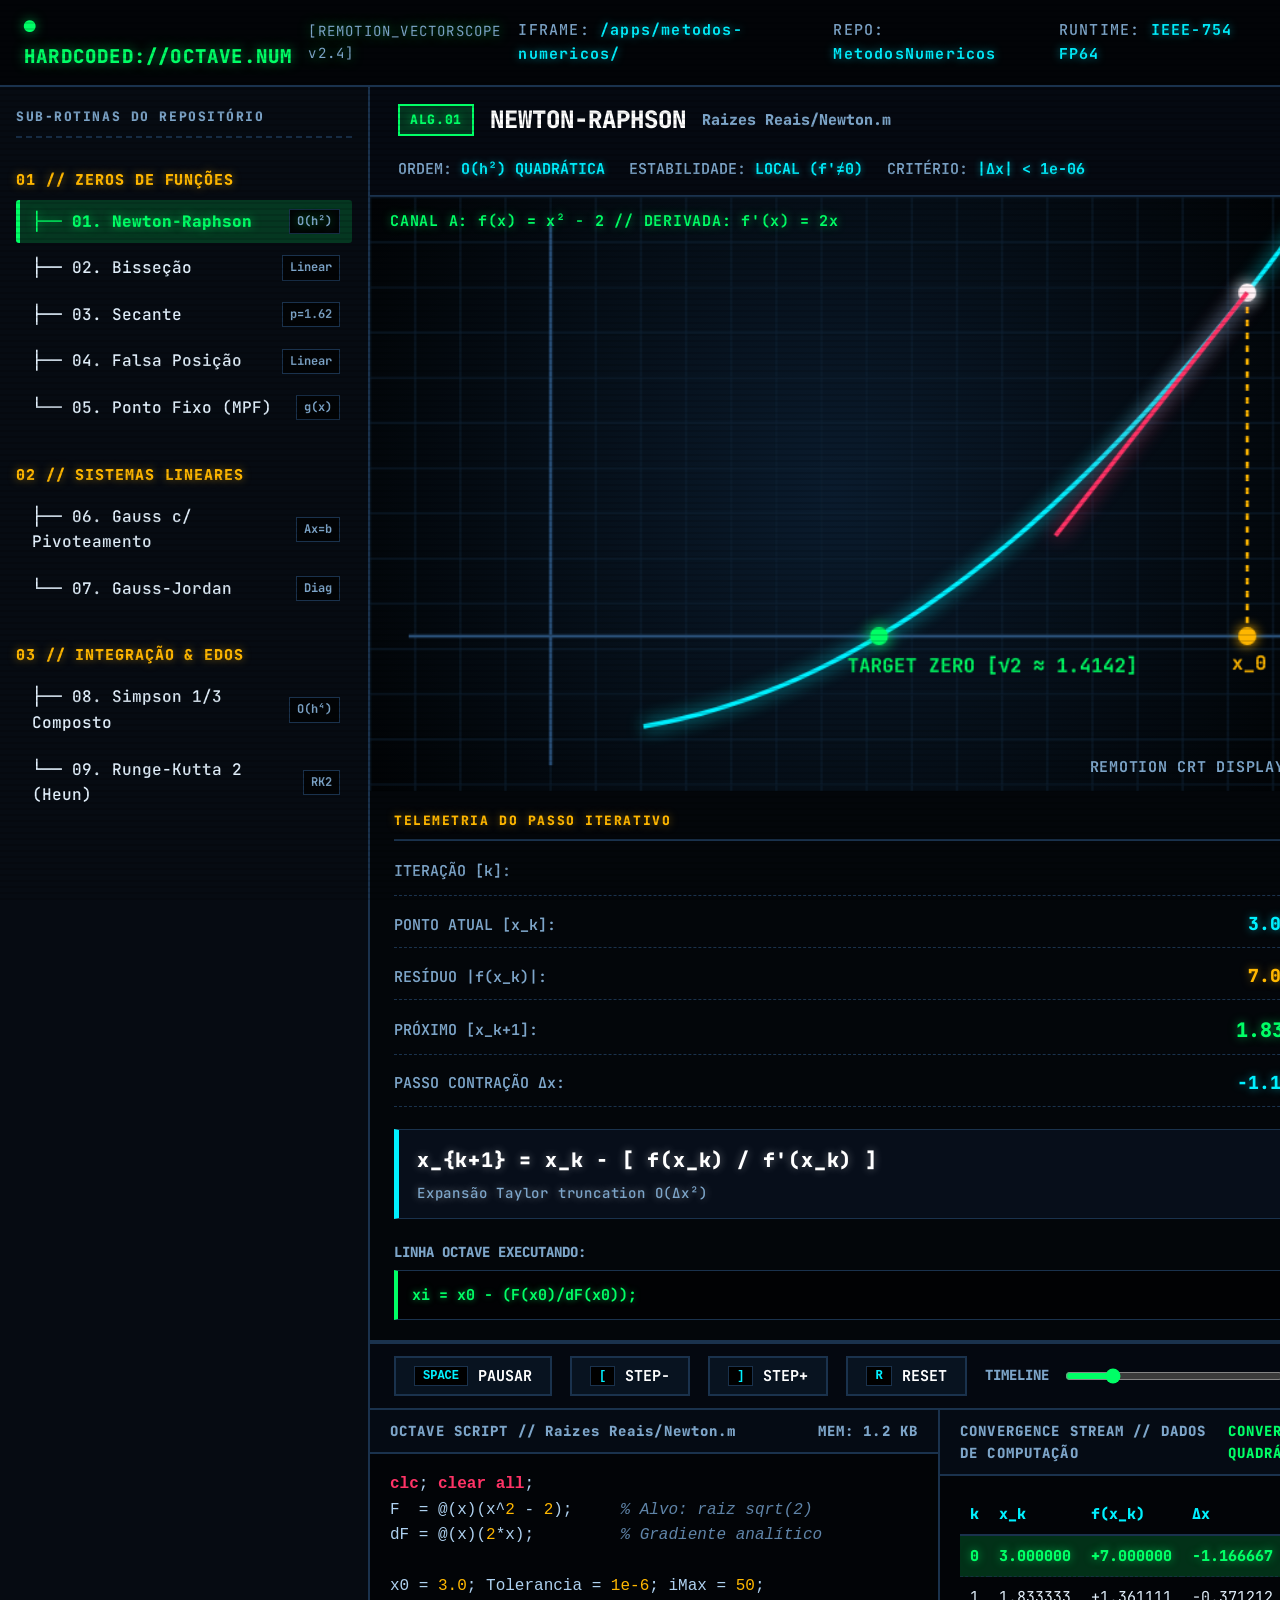
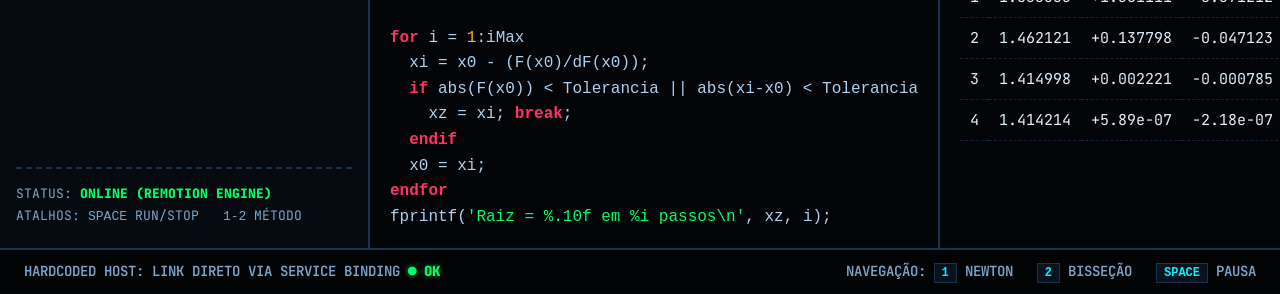
<file: docs/wiki-pre-implementacao/referencia-terminal.html>
<!DOCTYPE html>
<html lang="pt-BR">
<head>
  <meta charset="UTF-8">
  <meta name="viewport" content="width=device-width, initial-scale=1.0">
  <title>OCTAVE.NUM // TERMINAL WIKI [HARDCODED]</title>
  <style>
    @import url('https://fonts.googleapis.com/css2?family=JetBrains+Mono:wght@400;500;700;800&display=swap');

    :root {
      --bg: #030508;
      --bg-panel: #060b12;
      --bg-card: #09121d;
      --border: #1a324d;
      --border-bright: #00ff66;
      --green: #00ff66;
      --green-glow: rgba(0, 255, 102, 0.55);
      --green-dim: #008f3b;
      --cyan: #00f0ff;
      --cyan-glow: rgba(0, 240, 255, 0.55);
      --amber: #ffb700;
      --amber-glow: rgba(255, 183, 0, 0.5);
      --red: #ff3366;
      --text: #e2f0fc;
      --text-dim: #7da5c9;
      --text-bright: #ffffff;
      --font: 'JetBrains Mono', 'Courier New', Courier, monospace;
    }

    * { box-sizing: border-box; margin: 0; padding: 0; }

    body {
      background-color: var(--bg);
      color: var(--text);
      font-family: var(--font);
      font-size: 17px;
      line-height: 1.6;
      min-height: 100vh;
      display: flex;
      flex-direction: column;
      overflow-x: hidden;
      user-select: none;
    }

    /* CRT SCANLINE SUAVE (NÃO CORTA AS LETRAS GRANDES) */
    body::before {
      content: "";
      position: fixed;
      top: 0; left: 0; right: 0; bottom: 0;
      background: linear-gradient(rgba(18, 16, 16, 0) 70%, rgba(0, 0, 0, 0.35) 70%);
      background-size: 100% 6px;
      pointer-events: none;
      z-index: 9999;
      opacity: 0.35;
    }

    /* STATUS HEADER TUI */
    .term-header {
      background: #020407;
      border-bottom: 2px solid var(--border);
      padding: 12px 24px;
      display: flex;
      justify-content: space-between;
      align-items: center;
      font-size: 15px;
      letter-spacing: 0.08em;
    }
    .term-brand {
      color: var(--green);
      font-weight: 800;
      font-size: 19px;
      display: flex;
      align-items: center;
      gap: 16px;
      text-shadow: 0 0 12px var(--green-glow);
    }
    .term-meta {
      display: flex;
      gap: 28px;
      color: var(--text-dim);
      font-size: 15px;
      font-weight: 500;
    }
    .term-meta span strong {
      color: var(--cyan);
      text-shadow: 0 0 8px var(--cyan-glow);
    }

    /* MAIN TUI SPLIT */
    .tui-workspace {
      display: grid;
      grid-template-columns: 370px 1fr;
      flex: 1;
      height: calc(100vh - 75px);
      overflow: hidden;
    }
    @media (max-width: 1200px) {
      .tui-workspace { grid-template-columns: 1fr; height: auto; }
    }

    /* SIDEBAR: TREE DIRECTORY */
    .tui-sidebar {
      background: var(--bg-panel);
      border-right: 2px solid var(--border);
      padding: 20px 16px;
      display: flex;
      flex-direction: column;
      gap: 20px;
      overflow-y: auto;
    }
    .tree-title {
      font-size: 13px;
      color: var(--text-dim);
      border-bottom: 2px dashed var(--border);
      padding-bottom: 8px;
      letter-spacing: 0.12em;
      text-transform: uppercase;
      font-weight: 800;
    }
    .tree-group {
      margin-top: 10px;
    }
    .tree-label {
      color: var(--amber);
      font-size: 15px;
      font-weight: 800;
      margin-bottom: 8px;
      letter-spacing: 0.06em;
      text-shadow: 0 0 8px var(--amber-glow);
    }
    .tree-node {
      display: flex;
      align-items: center;
      justify-content: space-between;
      padding: 9px 12px;
      color: var(--text);
      cursor: pointer;
      font-size: 16px;
      font-weight: 500;
      border-left: 4px solid transparent;
      transition: all 0.12s;
      border-radius: 3px;
      margin-bottom: 3px;
    }
    .tree-node:hover {
      background: rgba(0, 240, 255, 0.12);
      color: var(--cyan);
      border-left-color: var(--cyan);
    }
    .tree-node.active {
      background: rgba(0, 255, 102, 0.18);
      color: var(--green);
      border-left-color: var(--green);
      font-weight: 800;
      text-shadow: 0 0 10px var(--green-glow);
    }
    .tree-tag {
      font-size: 12px;
      color: var(--text-dim);
      background: #020406;
      border: 1px solid var(--border);
      padding: 2px 7px;
      font-weight: 700;
    }

    .tui-sidebar-footer {
      margin-top: auto;
      border-top: 2px dashed var(--border);
      padding-top: 14px;
      font-size: 13px;
      color: var(--text-dim);
      line-height: 1.7;
    }
    .tui-sidebar-footer span { color: var(--green); font-weight: 800; }

    /* VIEWPORT PRINCIPAL */
    .tui-main {
      display: grid;
      grid-template-rows: auto 1fr auto;
      background: var(--bg);
      overflow-y: auto;
    }

    /* TOP STRIP DO MÉTODO ATIVO */
    .method-strip {
      background: #050911;
      border-bottom: 2px solid var(--border);
      padding: 14px 28px;
      display: flex;
      justify-content: space-between;
      align-items: center;
      flex-wrap: wrap;
      gap: 18px;
    }
    .method-name {
      display: flex;
      align-items: center;
      gap: 16px;
      font-size: 24px;
      font-weight: 800;
      color: var(--text-bright);
    }
    .method-name span.chip {
      background: rgba(0, 255, 102, 0.18);
      color: var(--green);
      border: 2px solid var(--green);
      font-size: 13px;
      padding: 4px 10px;
      text-shadow: 0 0 8px var(--green-glow);
      font-weight: 800;
      letter-spacing: 0.05em;
    }
    .method-metrics {
      display: flex;
      gap: 24px;
      font-size: 15px;
      color: var(--text-dim);
      font-weight: 600;
    }
    .method-metrics strong { color: var(--cyan); text-shadow: 0 0 6px var(--cyan-glow); }

    /* CONTAINER CENTRAL: DISPLAY VETORIAL + TELEMETRIA */
    .vector-station {
      display: grid;
      grid-template-columns: 1fr 420px;
      border-bottom: 2px solid var(--border);
      min-height: 460px;
      background: #020306;
    }
    @media (max-width: 1350px) {
      .vector-station { grid-template-columns: 1fr; }
    }

    .crt-viewport {
      position: relative;
      background: radial-gradient(circle at 45% 50%, #0a1b2d 0%, #010305 85%);
      display: flex;
      align-items: center;
      justify-content: center;
      border-right: 2px solid var(--border);
      overflow: hidden;
    }
    #crtCanvas {
      width: 100%;
      height: 100%;
      display: block;
    }
    .crt-overlay-label {
      position: absolute;
      font-size: 15px;
      color: var(--text-dim);
      pointer-events: none;
      padding: 12px 20px;
      font-weight: 700;
      letter-spacing: 0.05em;
    }
    .crt-overlay-label.top-left { top: 0; left: 0; color: var(--green); font-size: 15px; text-shadow: 0 0 8px var(--green-glow); }
    .crt-overlay-label.bottom-right { bottom: 0; right: 0; }

    /* TELEMETRY HUD LATERAL */
    .telemetry-deck {
      background: #03060a;
      padding: 20px 24px;
      display: flex;
      flex-direction: column;
      gap: 14px;
      font-size: 15px;
    }
    .telemetry-deck-title {
      font-size: 13px;
      color: var(--amber);
      border-bottom: 2px solid var(--border);
      padding-bottom: 8px;
      letter-spacing: 0.12em;
      font-weight: 800;
      text-transform: uppercase;
      text-shadow: 0 0 8px var(--amber-glow);
    }
    .telemetry-row {
      display: flex;
      justify-content: space-between;
      border-bottom: 1px dashed var(--border);
      padding-bottom: 8px;
      align-items: center;
    }
    .telemetry-row .label { color: var(--text-dim); font-size: 15px; font-weight: 600; }
    .telemetry-row .val { color: var(--cyan); font-weight: 800; font-size: 18px; text-shadow: 0 0 8px var(--cyan-glow); }
    .telemetry-row .val.green { color: var(--green); text-shadow: 0 0 10px var(--green-glow); font-size: 20px; }
    .telemetry-row .val.amber { color: var(--amber); text-shadow: 0 0 8px var(--amber-glow); font-size: 18px; }

    .formula-badge {
      background: #070e1a;
      border: 1px solid var(--border);
      border-left: 5px solid var(--cyan);
      padding: 14px 18px;
      font-size: 20px;
      font-weight: 800;
      color: var(--text-bright);
      margin: 8px 0;
      letter-spacing: 0.04em;
      text-shadow: 0 0 8px rgba(255, 255, 255, 0.4);
    }
    .formula-badge small {
      display: block;
      color: var(--text-dim);
      font-size: 14px;
      margin-top: 6px;
      font-weight: 500;
    }

    .opcode-box {
      background: #010204;
      border: 1px solid var(--border);
      padding: 12px 14px;
      font-size: 15px;
      color: var(--green);
      border-left: 4px solid var(--green);
      white-space: nowrap;
      overflow-x: auto;
      font-weight: 700;
      text-shadow: 0 0 6px var(--green-glow);
    }

    /* CONTROLES DO PLAYER (TUI BAR) */
    .player-tui-bar {
      background: #040810;
      border-top: 2px solid var(--border);
      padding: 12px 24px;
      display: flex;
      align-items: center;
      gap: 18px;
      font-size: 15px;
    }
    .btn-key {
      background: #081320;
      border: 2px solid var(--border);
      color: var(--text-bright);
      padding: 8px 18px;
      cursor: pointer;
      font-family: var(--font);
      font-size: 15px;
      display: inline-flex;
      align-items: center;
      gap: 10px;
      transition: all 0.12s;
      font-weight: 700;
    }
    .btn-key:hover {
      background: var(--green);
      color: #000;
      border-color: var(--green);
      box-shadow: 0 0 16px var(--green-glow);
    }
    .btn-key kbd {
      background: #000;
      color: var(--cyan);
      border: 1px solid var(--border);
      padding: 2px 8px;
      font-size: 12px;
      font-weight: 800;
    }
    .slider-rail {
      flex: 1;
      display: flex;
      align-items: center;
      gap: 16px;
    }
    .slider-rail input {
      flex: 1;
      height: 8px;
      background: #11253a;
      accent-color: var(--green);
      cursor: pointer;
    }

    /* PAINEL INFERIOR: ABAS DE CÓDIGO & LOG */
    .lower-split {
      display: grid;
      grid-template-columns: 1fr 1fr;
      border-top: 2px solid var(--border);
      min-height: 280px;
      background: #020407;
    }
    @media (max-width: 1100px) {
      .lower-split { grid-template-columns: 1fr; }
    }

    .panel-box {
      border-right: 2px solid var(--border);
      display: flex;
      flex-direction: column;
    }
    .panel-header {
      background: #050b14;
      border-bottom: 2px solid var(--border);
      padding: 10px 20px;
      font-size: 14px;
      color: var(--text-dim);
      display: flex;
      justify-content: space-between;
      letter-spacing: 0.08em;
      font-weight: 800;
    }
    .panel-body {
      padding: 18px 20px;
      overflow: auto;
      flex: 1;
      font-size: 16px;
    }

    /* CÓDIGO OCTAVE COM FONTE GRANDE */
    pre.code-view {
      color: #aed1f0;
      line-height: 1.6;
      font-size: 16px;
      font-weight: 500;
    }
    pre.code-view .kw { color: var(--red); font-weight: 800; }
    pre.code-view .fn { color: var(--cyan); text-shadow: 0 0 6px var(--cyan-glow); }
    pre.code-view .num { color: var(--amber); }
    pre.code-view .str { color: var(--green); }
    pre.code-view .comment { color: #5f84a8; font-style: italic; }

    /* TABELA DE STREAMING DE LOG COM FONTE GRANDE */
    .log-table {
      width: 100%;
      border-collapse: collapse;
      font-size: 15px;
    }
    .log-table th {
      text-align: left;
      color: var(--cyan);
      border-bottom: 2px solid var(--border);
      padding: 8px 10px;
      font-weight: 800;
      font-size: 15px;
    }
    .log-table td {
      padding: 8px 10px;
      border-bottom: 1px dashed rgba(26, 50, 77, 0.7);
      color: var(--text);
    }
    .log-table tr.active td {
      background: rgba(0, 255, 102, 0.18);
      color: var(--green);
      font-weight: 800;
      text-shadow: 0 0 8px var(--green-glow);
    }

    /* STATUS FOOTER */
    .term-footer {
      background: #010305;
      border-top: 2px solid var(--border);
      padding: 10px 24px;
      font-size: 14px;
      color: var(--text-dim);
      display: flex;
      justify-content: space-between;
      font-weight: 600;
    }
    .term-footer span.ok { color: var(--green); font-weight: 800; text-shadow: 0 0 6px var(--green-glow); }
    .term-footer kbd {
      background: #09121d;
      border: 1px solid var(--border);
      color: var(--cyan);
      padding: 2px 7px;
      font-size: 12px;
      font-weight: 800;
    }
  </style>
</head>
<body>

  <!-- STATUS BAR SUPERIOR -->
  <header class="term-header">
    <div class="term-brand">
      <span>● HARDCODED://OCTAVE.NUM</span>
      <span style="color:var(--text-dim); font-size:14px; font-weight:normal;">[REMOTION_VECTORSCOPE v2.4]</span>
    </div>
    <div class="term-meta">
      <span>IFRAME: <strong>/apps/metodos-numericos/</strong></span>
      <span>REPO: <strong>MetodosNumericos</strong></span>
      <span>RUNTIME: <strong>IEEE-754 FP64</strong></span>
    </div>
  </header>

  <div class="tui-workspace">
    <!-- BARRA LATERAL (MENU COMPACTO COM FONTES BEM GRANDES) -->
    <aside class="tui-sidebar">
      <div class="tree-title">SUB-ROTINAS DO REPOSITÓRIO</div>

      <div class="tree-group">
        <div class="tree-label">01 // ZEROS DE FUNÇÕES</div>
        <div class="tree-node active" id="btnNewton" onclick="setMethod('newton')">
          <span>├── 01. Newton-Raphson</span>
          <span class="tree-tag">O(h²)</span>
        </div>
        <div class="tree-node" id="btnBissecao" onclick="setMethod('bissecao')">
          <span>├── 02. Bisseção</span>
          <span class="tree-tag">Linear</span>
        </div>
        <div class="tree-node" onclick="setMethod('secante')">
          <span>├── 03. Secante</span>
          <span class="tree-tag">p=1.62</span>
        </div>
        <div class="tree-node" onclick="setMethod('posfalsa')">
          <span>├── 04. Falsa Posição</span>
          <span class="tree-tag">Linear</span>
        </div>
        <div class="tree-node" onclick="setMethod('pontofixo')">
          <span>└── 05. Ponto Fixo (MPF)</span>
          <span class="tree-tag">g(x)</span>
        </div>
      </div>

      <div class="tree-group">
        <div class="tree-label">02 // SISTEMAS LINEARES</div>
        <div class="tree-node">
          <span>├── 06. Gauss c/ Pivoteamento</span>
          <span class="tree-tag">Ax=b</span>
        </div>
        <div class="tree-node">
          <span>└── 07. Gauss-Jordan</span>
          <span class="tree-tag">Diag</span>
        </div>
      </div>

      <div class="tree-group">
        <div class="tree-label">03 // INTEGRAÇÃO & EDOS</div>
        <div class="tree-node">
          <span>├── 08. Simpson 1/3 Composto</span>
          <span class="tree-tag">O(h⁴)</span>
        </div>
        <div class="tree-node">
          <span>└── 09. Runge-Kutta 2 (Heun)</span>
          <span class="tree-tag">RK2</span>
        </div>
      </div>

      <div class="tui-sidebar-footer">
        STATUS: <span>ONLINE (REMOTION ENGINE)</span><br>
        ATALHOS: <kbd>SPACE</kbd> RUN/STOP &nbsp; <kbd>1-2</kbd> MÉTODO
      </div>
    </aside>

    <!-- ÁREA PRINCIPAL DO TERMINAL -->
    <main class="tui-main">
      
      <!-- FAIXA DO MÉTODO ATIVO -->
      <section class="method-strip">
        <div class="method-name">
          <span class="chip" id="dispCode">ALG.01</span>
          <span id="dispName">NEWTON-RAPHSON</span>
          <span style="font-size:15px; color:var(--text-dim);" id="dispFile">Raizes Reais/Newton.m</span>
        </div>
        <div class="method-metrics">
          <span>ORDEM: <strong id="dispOrder">O(h²) QUADRÁTICA</strong></span>
          <span>ESTABILIDADE: <strong id="dispStab">LOCAL (f'≠0)</strong></span>
          <span>CRITÉRIO: <strong>|Δx| &lt; 1e-06</strong></span>
        </div>
      </section>

      <!-- OSCILOSCÓPIO VETORIAL + HUD TELEMÉTRICO -->
      <section class="vector-station">
        <div class="crt-viewport">
          <span class="crt-overlay-label top-left" id="dispCanvasFunc">CANAL A: f(x) = x² - 2 // DERIVADA: f'(x) = 2x</span>
          <span class="crt-overlay-label bottom-right">REMOTION CRT DISPLAY // 60 FPS</span>
          <canvas id="crtCanvas" width="800" height="460"></canvas>
        </div>

        <!-- HUD DE TELEMETRIA -->
        <div class="telemetry-deck">
          <div class="telemetry-deck-title">TELEMETRIA DO PASSO ITERATIVO</div>

          <div class="telemetry-row">
            <span class="label">ITERAÇÃO [k]:</span>
            <span class="val green" id="hudIter">k = 1</span>
          </div>
          <div class="telemetry-row">
            <span class="label">PONTO ATUAL [x_k]:</span>
            <span class="val" id="hudX">3.0000000000</span>
          </div>
          <div class="telemetry-row">
            <span class="label">RESÍDUO |f(x_k)|:</span>
            <span class="val amber" id="hudFx">7.0000000000</span>
          </div>
          <div class="telemetry-row">
            <span class="label">PRÓXIMO [x_k+1]:</span>
            <span class="val green" id="hudNext">1.8333333333</span>
          </div>
          <div class="telemetry-row">
            <span class="label">PASSO CONTRAÇÃO Δx:</span>
            <span class="val" id="hudDelta">-1.1666666667</span>
          </div>

          <div class="formula-badge" id="hudFormula">
            x_{k+1} = x_k - [ f(x_k) / f'(x_k) ]
            <small>Expansão Taylor truncation O(Δx²)</small>
          </div>

          <div>
            <div style="font-size:14px; color:var(--text-dim); margin-bottom:6px; font-weight:800;">LINHA OCTAVE EXECUTANDO:</div>
            <div class="opcode-box" id="hudOpcode">
              xi = x0 - (F(x0)/dF(x0));
            </div>
          </div>
        </div>
      </section>

      <!-- BARRA DE CONTROLE REMOTION -->
      <section class="player-tui-bar">
        <button class="btn-key" id="btnPlay" onclick="togglePlay()"><kbd>SPACE</kbd> <span>PAUSAR</span></button>
        <button class="btn-key" onclick="stepBack()"><kbd>[</kbd> <span>STEP-</span></button>
        <button class="btn-key" onclick="stepForward()"><kbd>]</kbd> <span>STEP+</span></button>
        <button class="btn-key" onclick="resetSim()"><kbd>R</kbd> <span>RESET</span></button>

        <div class="slider-rail">
          <span style="font-size:14px; color:var(--text-dim); font-weight:800;">TIMELINE</span>
          <input type="range" id="timeSlider" min="0" max="100" value="0" oninput="seekSim(this.value)">
          <span style="font-size:14px; color:var(--cyan); width:80px; font-weight:800;" id="frameText">F: 0024</span>
        </div>
      </section>

      <!-- DIVISÃO INFERIOR: CÓDIGO FONTE & STREAMING DE LOG -->
      <section class="lower-split">
        <!-- PAINEL 1: CÓDIGO OCTAVE -->
        <div class="panel-box">
          <div class="panel-header">
            <span id="codeTitle">OCTAVE SCRIPT // Raizes Reais/Newton.m</span>
            <span>MEM: 1.2 KB</span>
          </div>
          <div class="panel-body">
            <pre class="code-view" id="codeContainer"><code><span class="kw">clc</span>; <span class="kw">clear all</span>;
F  = @(x)(x^<span class="num">2</span> - <span class="num">2</span>);     <span class="comment">% Alvo: raiz sqrt(2)</span>
dF = @(x)(<span class="num">2</span>*x);         <span class="comment">% Gradiente analítico</span>

x0 = <span class="num">3.0</span>; Tolerancia = <span class="num">1e-6</span>; iMax = <span class="num">50</span>;

<span class="kw">for</span> i = <span class="num">1</span>:iMax
  xi = x0 - (F(x0)/dF(x0));
  <span class="kw">if</span> abs(F(x0)) &lt; Tolerancia || abs(xi-x0) &lt; Tolerancia
    xz = xi; <span class="kw">break</span>;
  <span class="kw">endif</span>
  x0 = xi;
<span class="kw">endfor</span>
fprintf(<span class="str">'Raiz = %.10f em %i passos\n'</span>, xz, i);</code></pre>
          </div>
        </div>

        <!-- PAINEL 2: TABELA DE STREAMING DE CONVERGÊNCIA -->
        <div class="panel-box" style="border-right:none;">
          <div class="panel-header">
            <span>CONVERGENCE STREAM // DADOS DE COMPUTAÇÃO</span>
            <span style="color:var(--green)">CONVERGÊNCIA: QUADRÁTICA</span>
          </div>
          <div class="panel-body">
            <table class="log-table">
              <thead>
                <tr>
                  <th>k</th>
                  <th>x_k</th>
                  <th>f(x_k)</th>
                  <th>Δx</th>
                  <th>Status</th>
                </tr>
              </thead>
              <tbody id="logBody">
                <tr id="row-0" class="active">
                  <td>0</td>
                  <td>3.000000</td>
                  <td>+7.000000</td>
                  <td>-1.166667</td>
                  <td>STEPPING</td>
                </tr>
                <tr id="row-1">
                  <td>1</td>
                  <td>1.833333</td>
                  <td>+1.361111</td>
                  <td>-0.371212</td>
                  <td>STEPPING</td>
                </tr>
                <tr id="row-2">
                  <td>2</td>
                  <td>1.462121</td>
                  <td>+0.137798</td>
                  <td>-0.047123</td>
                  <td>STEPPING</td>
                </tr>
                <tr id="row-3">
                  <td>3</td>
                  <td>1.414998</td>
                  <td>+0.002221</td>
                  <td>-0.000785</td>
                  <td>STEPPING</td>
                </tr>
                <tr id="row-4">
                  <td>4</td>
                  <td>1.414214</td>
                  <td>+5.89e-07</td>
                  <td>-2.18e-07</td>
                  <td style="color:var(--green);">CONVERGED</td>
                </tr>
              </tbody>
            </table>
          </div>
        </div>
      </section>

    </main>
  </div>

  <!-- STATUS FOOTER -->
  <footer class="term-footer">
    <div>HARDCODED HOST: LINK DIRETO VIA SERVICE BINDING <span class="ok">● OK</span></div>
    <div>NAVEGAÇÃO: <kbd>1</kbd> NEWTON &nbsp; <kbd>2</kbd> BISSEÇÃO &nbsp; <kbd>SPACE</kbd> PAUSA</div>
  </footer>

  <script>
    // ========================================================
    // MOTOR DE DADOS DOS MÉTODOS (NEWTON E BISSEÇÃO)
    // ========================================================
    const methodsData = {
      newton: {
        code: "ALG.01",
        name: "NEWTON-RAPHSON",
        file: "Raizes Reais/Newton.m",
        order: "O(h²) QUADRÁTICA",
        stability: "LOCAL (f'≠0)",
        funcLabel: "CANAL A: f(x) = x² - 2 // DERIVADA: f'(x) = 2x",
        formula: "x_{k+1} = x_k - [ f(x_k) / f'(x_k) ]",
        formulaSub: "Expansão Taylor truncation O(Δx²)",
        target: Math.SQRT2,
        steps: [
          { x: 3.0, fx: 7.0, dfx: 6.0, xNext: 1.833333, line: "xi = x0 - (F(x0)/dF(x0));" },
          { x: 1.833333, fx: 1.361111, dfx: 3.666667, xNext: 1.462121, line: "xi = x0 - (F(x0)/dF(x0));" },
          { x: 1.462121, fx: 0.137798, dfx: 2.924242, xNext: 1.414998, line: "xi = x0 - (F(x0)/dF(x0));" },
          { x: 1.414998, fx: 0.002221, dfx: 2.829997, xNext: 1.414214, line: "if abs(F(x0)) < Tolerancia -> BREAK" }
        ],
        codeText: `<span class="kw">clc</span>; <span class="kw">clear all</span>;
F  = @(x)(x^<span class="num">2</span> - <span class="num">2</span>);     <span class="comment">% Alvo: raiz sqrt(2)</span>
dF = @(x)(<span class="num">2</span>*x);         <span class="comment">% Gradiente analítico</span>

x0 = <span class="num">3.0</span>; Tolerancia = <span class="num">1e-6</span>; iMax = <span class="num">50</span>;

<span class="kw">for</span> i = <span class="num">1</span>:iMax
  xi = x0 - (F(x0)/dF(x0));
  <span class="kw">if</span> abs(F(x0)) &lt; Tolerancia || abs(xi-x0) &lt; Tolerancia
    xz = xi; <span class="kw">break</span>;
  <span class="kw">endif</span>
  x0 = xi;
<span class="kw">endfor</span>
fprintf(<span class="str">'Raiz = %.10f em %i passos\\n'</span>, xz, i);`
      },

      bissecao: {
        code: "ALG.02",
        name: "MÉTODO DA BISSEÇÃO",
        file: "Raizes Reais/Bissecao.m",
        order: "O(h) LINEAR (1/2)",
        stability: "GLOBAL (f(a)·f(b) < 0)",
        funcLabel: "CANAL A: f(x) = x² - 2 // INTERVALO [a, b]",
        formula: "x_m = (a + b) / 2 // Erro: (b - a)/2",
        formulaSub: "Teorema do Valor Intermediário (Bolzano)",
        target: Math.SQRT2,
        steps: [
          { a: 0.5, b: 2.5, xm: 1.5, fx: 0.25, xNext: 1.5, line: "PontoMedio = (a+b)/2;" },
          { a: 0.5, b: 1.5, xm: 1.0, fx: -1.0, xNext: 1.0, line: "if F(a)*F(PMed) < 0 -> b=PMed; else a=PMed;" },
          { a: 1.0, b: 1.5, xm: 1.25, fx: -0.4375, xNext: 1.25, line: "PontoMedio = (a+b)/2;" },
          { a: 1.25, b: 1.5, xm: 1.375, fx: -0.1093, xNext: 1.375, line: "PontoMedio = (a+b)/2;" }
        ],
        codeText: `<span class="kw">clc</span>; <span class="kw">clear all</span>;
F = @(x)(x^<span class="num">2</span> - <span class="num">2</span>);
a = <span class="num">0.5</span>; b = <span class="num">2.5</span>; Tolerancia = <span class="num">1e-4</span>;

<span class="kw">for</span> i = <span class="num">1</span>:<span class="num">50</span>
  PontoMedio = (a + b) / <span class="num">2</span>;
  Erro = (b - a) / <span class="num">2</span>;
  <span class="kw">if</span> Erro &lt;= Tolerancia, <span class="kw">break</span>; <span class="kw">endif</span>;
  <span class="kw">if</span> F(a)*F(PontoMedio) &lt; <span class="num">0</span>
    b = PontoMedio;
  <span class="kw">else</span>
    a = PontoMedio;
  <span class="kw">endif</span>;
<span class="kw">endfor</span>`
      }
    };

    let activeMethod = 'newton';
    let currentStep = 0;
    let animProgress = 0;
    let isPlaying = true;
    let frame = 0;

    const canvas = document.getElementById('crtCanvas');
    const ctx = canvas.getContext('2d');

    function F(x) { return x * x - 2; }

    const originX = 140;
    const originY = 340;
    const scaleX = 180;
    const scaleY = 38;

    function toScreenX(x) { return originX + x * scaleX; }
    function toScreenY(y) { return originY - y * scaleY; }

    function drawScreen() {
      ctx.clearRect(0, 0, canvas.width, canvas.height);

      // RETÍCULO TUI (CRT)
      ctx.strokeStyle = '#0e2033';
      ctx.lineWidth = 1;
      for (let x = 0; x < canvas.width; x += 35) {
        ctx.beginPath(); ctx.moveTo(x, 0); ctx.lineTo(x, canvas.height); ctx.stroke();
      }
      for (let y = 0; y < canvas.height; y += 35) {
        ctx.beginPath(); ctx.moveTo(0, y); ctx.lineTo(canvas.width, y); ctx.stroke();
      }

      // EIXOS
      ctx.strokeStyle = '#294f77';
      ctx.lineWidth = 2.5;
      ctx.beginPath();
      ctx.moveTo(30, originY); ctx.lineTo(canvas.width - 30, originY);
      ctx.moveTo(originX, 20); ctx.lineTo(originX, canvas.height - 20);
      ctx.stroke();

      // CURVA
      ctx.strokeStyle = '#00f0ff';
      ctx.lineWidth = 3.5;
      ctx.shadowColor = '#00f0ff';
      ctx.shadowBlur = 14;
      ctx.beginPath();
      for (let px = 0.4; px <= 3.6; px += 0.05) {
        const sx = toScreenX(px);
        const sy = toScreenY(F(px));
        if (px === 0.4) ctx.moveTo(sx, sy);
        else ctx.lineTo(sx, sy);
      }
      ctx.stroke();
      ctx.shadowBlur = 0;

      // ALVO RAIZ (√2)
      const targetSX = toScreenX(Math.SQRT2);
      ctx.fillStyle = '#00ff66';
      ctx.shadowColor = '#00ff66';
      ctx.shadowBlur = 12;
      ctx.beginPath();
      ctx.arc(targetSX, originY, 7, 0, Math.PI * 2);
      ctx.fill();
      ctx.shadowBlur = 0;

      ctx.fillStyle = '#00ff66';
      ctx.font = 'bold 15px "JetBrains Mono"';
      ctx.fillText("TARGET ZERO [√2 ≈ 1.4142]", targetSX - 25, originY + 28);

      // DESENHO ESPECÍFICO DO MÉTODO ATIVO
      const m = methodsData[activeMethod];
      const cur = m.steps[currentStep];

      if (activeMethod === 'newton') {
        const sx0 = toScreenX(cur.x);
        const sy0 = toScreenY(0);
        const sfx0 = toScreenY(cur.fx);
        const sxNext = toScreenX(cur.xNext);

        // Ponto X_k
        ctx.fillStyle = '#ffb700';
        ctx.shadowColor = '#ffb700';
        ctx.shadowBlur = 10;
        ctx.beginPath(); ctx.arc(sx0, sy0, 7, 0, Math.PI*2); ctx.fill();
        ctx.shadowBlur = 0;
        ctx.font = 'bold 15px "JetBrains Mono"';
        ctx.fillText(`x_${currentStep}`, sx0 - 12, sy0 + 26);

        // Projeção Vertical
        const vertProg = Math.min(1, animProgress * 2.2);
        ctx.strokeStyle = '#ffb700';
        ctx.lineWidth = 2.5;
        ctx.setLineDash([5, 5]);
        ctx.beginPath();
        ctx.moveTo(sx0, sy0);
        ctx.lineTo(sx0, sy0 + (sfx0 - sy0) * vertProg);
        ctx.stroke();
        ctx.setLineDash([]);

        if (vertProg >= 0.85) {
          ctx.fillStyle = '#ffffff';
          ctx.shadowColor = '#ffffff';
          ctx.shadowBlur = 12;
          ctx.beginPath(); ctx.arc(sx0, sfx0, 7, 0, Math.PI*2); ctx.fill();
          ctx.shadowBlur = 0;
        }

        // Tangente descendo até x_k+1
        if (animProgress > 0.35) {
          const tangProg = Math.min(1, (animProgress - 0.35) / 0.65);
          ctx.strokeStyle = '#ff3366';
          ctx.lineWidth = 3.5;
          ctx.shadowColor = '#ff3366';
          ctx.shadowBlur = 16;
          ctx.beginPath();
          ctx.moveTo(sx0, sfx0);
          ctx.lineTo(sx0 + (sxNext - sx0) * tangProg, sfx0 + (sy0 - sfx0) * tangProg);
          ctx.stroke();
          ctx.shadowBlur = 0;

          if (tangProg >= 0.95) {
            ctx.fillStyle = '#00ff66';
            ctx.shadowColor = '#00ff66';
            ctx.shadowBlur = 10;
            ctx.beginPath(); ctx.arc(sxNext, sy0, 8, 0, Math.PI*2); ctx.fill();
            ctx.shadowBlur = 0;
            ctx.fillText(`x_${currentStep + 1}`, sxNext - 12, sy0 - 16);
          }
        }

        // Atualizar HUD
        document.getElementById('hudIter').textContent = `k = ${currentStep}`;
        document.getElementById('hudX').textContent = cur.x.toFixed(10);
        document.getElementById('hudFx').textContent = cur.fx.toFixed(10);
        document.getElementById('hudNext').textContent = cur.xNext.toFixed(10);
        document.getElementById('hudDelta').textContent = (cur.xNext - cur.x).toFixed(10);
        document.getElementById('hudOpcode').textContent = cur.line;
      } 
      else if (activeMethod === 'bissecao') {
        const sa = toScreenX(cur.a);
        const sb = toScreenX(cur.b);
        const sxm = toScreenX(cur.xm);
        const sy0 = toScreenY(0);

        // Faixa do intervalo [a, b]
        ctx.fillStyle = 'rgba(0, 240, 255, 0.18)';
        ctx.fillRect(sa, 30, sb - sa, canvas.height - 60);

        // Linhas de a e b
        ctx.strokeStyle = '#00f0ff';
        ctx.lineWidth = 3;
        ctx.beginPath();
        ctx.moveTo(sa, 30); ctx.lineTo(sa, canvas.height - 30);
        ctx.moveTo(sb, 30); ctx.lineTo(sb, canvas.height - 30);
        ctx.stroke();

        ctx.fillStyle = '#00f0ff';
        ctx.font = 'bold 15px "JetBrains Mono"';
        ctx.fillText(`a = ${cur.a.toFixed(2)}`, sa - 25, 26);
        ctx.fillText(`b = ${cur.b.toFixed(2)}`, sb - 25, 26);

        // Linha do ponto médio cortando
        if (animProgress > 0.3) {
          ctx.strokeStyle = '#ffb700';
          ctx.lineWidth = 3;
          ctx.beginPath();
          ctx.moveTo(sxm, 40); ctx.lineTo(sxm, canvas.height - 40);
          ctx.stroke();

          ctx.fillStyle = '#ffb700';
          ctx.fillText(`x_m = ${cur.xm.toFixed(3)}`, sxm - 30, canvas.height - 18);
        }

        // Atualizar HUD
        document.getElementById('hudIter').textContent = `k = ${currentStep}`;
        document.getElementById('hudX').textContent = `[${cur.a.toFixed(4)}, ${cur.b.toFixed(4)}]`;
        document.getElementById('hudFx').textContent = cur.fx.toFixed(10);
        document.getElementById('hudNext').textContent = cur.xm.toFixed(10);
        document.getElementById('hudDelta').textContent = `Δ = ${(cur.b - cur.a).toFixed(4)}`;
        document.getElementById('hudOpcode').textContent = cur.line;
      }

      // Atualizar slider e frame
      const totalProg = ((currentStep + animProgress) / m.steps.length) * 100;
      document.getElementById('timeSlider').value = totalProg;
      document.getElementById('frameText').textContent = `F: ${String(frame).padStart(4, '0')}`;

      // Linhas ativas da tabela
      for (let i = 0; i < 5; i++) {
        const row = document.getElementById(`row-${i}`);
        if (row) {
          if (i === currentStep) row.classList.add('active');
          else row.classList.remove('active');
        }
      }
    }

    function loop() {
      if (isPlaying) {
        animProgress += 0.015;
        frame = (frame + 1) % 300;
        const m = methodsData[activeMethod];
        if (animProgress >= 1) {
          animProgress = 0;
          currentStep = (currentStep + 1) % m.steps.length;
        }
      }
      drawScreen();
      requestAnimationFrame(loop);
    }

    function togglePlay() {
      isPlaying = !isPlaying;
      document.getElementById('btnPlay').querySelector('span').textContent = isPlaying ? "PAUSAR" : "RETOMAR";
    }

    function stepForward() {
      isPlaying = false;
      document.getElementById('btnPlay').querySelector('span').textContent = "RETOMAR";
      const m = methodsData[activeMethod];
      currentStep = (currentStep + 1) % m.steps.length;
      animProgress = 0.99;
      drawScreen();
    }

    function stepBack() {
      isPlaying = false;
      document.getElementById('btnPlay').querySelector('span').textContent = "RETOMAR";
      const m = methodsData[activeMethod];
      currentStep = (currentStep - 1 + m.steps.length) % m.steps.length;
      animProgress = 0.99;
      drawScreen();
    }

    function resetSim() {
      currentStep = 0;
      animProgress = 0;
      frame = 0;
      drawScreen();
    }

    function seekSim(val) {
      isPlaying = false;
      document.getElementById('btnPlay').querySelector('span').textContent = "RETOMAR";
      const m = methodsData[activeMethod];
      const stepFloat = (val / 100) * m.steps.length;
      currentStep = Math.min(m.steps.length - 1, Math.floor(stepFloat));
      animProgress = stepFloat - currentStep;
      drawScreen();
    }

    function setMethod(name) {
      if (!methodsData[name]) return;
      activeMethod = name;
      currentStep = 0;
      animProgress = 0;
      const m = methodsData[name];

      document.getElementById('dispCode').textContent = m.code;
      document.getElementById('dispName').textContent = m.name;
      document.getElementById('dispFile').textContent = m.file;
      document.getElementById('dispOrder').textContent = m.order;
      document.getElementById('dispStab').textContent = m.stability;
      document.getElementById('dispCanvasFunc').textContent = m.funcLabel;
      document.getElementById('hudFormula').innerHTML = `${m.formula}<small>${m.formulaSub}</small>`;
      document.getElementById('codeContainer').innerHTML = `<code>${m.codeText}</code>`;
      document.getElementById('codeTitle').textContent = `OCTAVE SCRIPT // ${m.file}`;

      document.getElementById('btnNewton').classList.toggle('active', name === 'newton');
      document.getElementById('btnBissecao').classList.toggle('active', name === 'bissecao');

      drawScreen();
    }

    // HOTKEYS DE TERMINAL
    window.addEventListener('keydown', (e) => {
      if (e.code === 'Space') { e.preventDefault(); togglePlay(); }
      else if (e.key === 'r' || e.key === 'R') { resetSim(); }
      else if (e.key === ']' || e.key === 'ArrowRight') { stepForward(); }
      else if (e.key === '[' || e.key === 'ArrowLeft') { stepBack(); }
      else if (e.key === '1') { setMethod('newton'); }
      else if (e.key === '2') { setMethod('bissecao'); }
    });

    requestAnimationFrame(loop);
  </script>
</body>
</html>
</file>
<file: assets/theme.css>
/**
 * ============================================================================
 * MATEMÁTICA COMPUTACIONAL // TEMA ARCANO-TECNOLÓGICO (GRIMÓRIO DE SILÍCIO)
 * ============================================================================
 * Arquitetura Visual /make-it-glow: Códice Tático & Computação Científica
 * Tipografia: JetBrains Mono (17px escala legível) + Cinzel / Cinzel Decorative
 * Paleta: Breu Abissal, Ouro Alquímico, Ciano Etéreo, Verde Fósforo, Carmim Alerta
 * ============================================================================
 */

@import url('https://fonts.googleapis.com/css2?family=Cinzel:wght@600;700;800;900&family=Cinzel+Decorative:wght@700;900&family=JetBrains+Mono:ital,wght@0,400;0,500;0,700;0,800;1,400;1,700&display=swap');

:root {
  /* PALETA PRIMÁRIA: ABISSAL & PERGAMINHO DE SILÍCIO */
  --bg-void: #030508;
  --bg-panel: #050a12;
  --bg-card: #08111e;
  --bg-card-hover: #0c182b;
  --bg-parchment-glass: rgba(14, 24, 40, 0.78);
  --bg-overlay: rgba(2, 4, 7, 0.88);

  /* OURO ALQUÍMICO / RUNAS DE SILÍCIO */
  --gold-parchment: #d4af37;
  --gold-bright: #e5b95c;
  --gold-dim: #8c7324;
  --gold-glow: rgba(212, 175, 55, 0.45);
  --gold-border: rgba(212, 175, 55, 0.35);

  /* CORES DINÂMICAS DE TELEMETRIA & CRT */
  --cyan-mana: #00f0ff;
  --cyan-glow: rgba(0, 240, 255, 0.55);
  --cyan-dim: #007f87;

  --green-phosphor: #00ff66;
  --green-glow: rgba(0, 255, 102, 0.55);
  --green-dim: #008f3b;

  --amber-warm: #ffb700;
  --amber-glow: rgba(255, 183, 0, 0.5);
  --amber-dim: #996e00;

  --red-alert: #ff3366;
  --red-glow: rgba(255, 51, 102, 0.55);

  /* BORDAS & CONDUTORES TÁTICOS */
  --border-tactical: #16283d;
  --border-subtle: #0f1d2e;
  --border-conductor: #1c3654;
  --border-active: var(--cyan-mana);

  /* TIPOGRAFIA & CONTRASTE */
  --text-bright: #ffffff;
  --text-main: #e2f0fc;
  --text-dim: #7da5c9;
  --text-muted: #4e6b88;
  --text-gold: #f4d068;

  /* FONT FAMILIES */
  --font-mono: 'JetBrains Mono', 'Courier New', Courier, monospace;
  --font-codex: 'Cinzel', serif;
  --font-arcane: 'Cinzel Decorative', serif;

  /* ESCALA TIPOGRÁFICA DEFINITIVA (SEM FADIGA VISUAL) */
  --text-xs: 12px;
  --text-sm: 14px;
  --text-base: 17px;
  --text-md: 18px;
  --text-lg: 20px;
  --text-xl: 24px;
  --text-2xl: 28px;
  --text-3xl: 34px;

  /* EFEITOS GLOBAIS */
  --scanline-opacity: 0.35;
  --glow-intensity: 1;
  --radius-codex: 4px;
}

/* ============================================================================
 * RESET E BASE GLOBAL
 * ============================================================================ */
* {
  box-sizing: border-box;
  margin: 0;
  padding: 0;
}

html, body {
  background-color: var(--bg-void);
  color: var(--text-main);
  font-family: var(--font-mono);
  font-size: var(--text-base);
  line-height: 1.6;
  min-height: 100vh;
  overflow-x: hidden;
  text-rendering: optimizeLegibility;
  -webkit-font-smoothing: antialiased;
}

/* MARCA D'ÁGUA SUTIL: RUNAS MATEMÁTICAS ARCANAS NO SILÍCIO (BACKGROUND) */
body::after {
  content: "∫ ∇ ∂ Σ ∮ ∯ ℒ √ π ℵ ≈ ⊗ ℝⁿ det(J)";
  position: fixed;
  top: 15%;
  right: -5%;
  width: 120vw;
  font-family: var(--font-arcane);
  font-size: 80px;
  letter-spacing: 50px;
  color: rgba(212, 175, 55, 0.018);
  pointer-events: none;
  z-index: 0;
  user-select: none;
  transform: rotate(-12deg);
  white-space: nowrap;
}

/* TEXTURA CRT SCANLINES (COMUTÁVEL) */
.scanline-layer {
  position: fixed;
  top: 0;
  left: 0;
  right: 0;
  bottom: 0;
  background: linear-gradient(rgba(18, 16, 16, 0) 70%, rgba(0, 0, 0, 0.4) 70%);
  background-size: 100% 6px;
  pointer-events: none;
  z-index: 9999;
  opacity: var(--scanline-opacity);
  transition: opacity 0.25s ease;
}

body.crt-off .scanline-layer {
  opacity: 0 !important;
}

body.glow-off * {
  text-shadow: none !important;
  box-shadow: none !important;
}

/* SCROLLBAR ARCANO */
::-webkit-scrollbar {
  width: 8px;
  height: 8px;
}
::-webkit-scrollbar-track {
  background: var(--bg-void);
  border-left: 1px solid var(--border-tactical);
}
::-webkit-scrollbar-thumb {
  background: var(--border-conductor);
  border-radius: 2px;
  border: 1px solid var(--gold-dim);
}
::-webkit-scrollbar-thumb:hover {
  background: var(--gold-parchment);
  box-shadow: 0 0 10px var(--gold-glow);
}

/* ============================================================================
 * ORNAMENTOS ARCANO-TECNOLÓGICOS (CANTONEIRAS E FILAMENTOS)
 * ============================================================================ */
.codex-frame {
  position: relative;
  border: 1px solid var(--border-tactical);
  background: var(--bg-panel);
}

.codex-frame::before {
  content: "";
  position: absolute;
  top: -1px; left: -1px;
  width: 14px; height: 14px;
  border-top: 2px solid var(--gold-bright);
  border-left: 2px solid var(--gold-bright);
  pointer-events: none;
  z-index: 2;
  box-shadow: -1px -1px 6px var(--gold-glow);
}

.codex-frame::after {
  content: "";
  position: absolute;
  bottom: -1px; right: -1px;
  width: 14px; height: 14px;
  border-bottom: 2px solid var(--gold-bright);
  border-right: 2px solid var(--gold-bright);
  pointer-events: none;
  z-index: 2;
  box-shadow: 1px 1px 6px var(--gold-glow);
}

.circuit-strip {
  background: linear-gradient(90deg, 
    transparent 0%, 
    var(--gold-border) 20%, 
    var(--cyan-glow) 50%, 
    var(--gold-border) 80%, 
    transparent 100%
  );
  height: 2px;
  width: 100%;
  display: block;
}

/* ============================================================================
 * BARRA SUPERIOR (HEADER TÁTICO & CÓDICE)
 * ============================================================================ */
.term-header {
  background: #020407;
  border-bottom: 2px solid var(--border-tactical);
  padding: 12px 24px;
  display: flex;
  justify-content: space-between;
  align-items: center;
  position: relative;
  z-index: 10;
  box-shadow: 0 4px 20px rgba(0, 0, 0, 0.6);
}

.header-brand-group {
  display: flex;
  align-items: center;
  gap: 18px;
}

.header-sigil {
  width: 38px;
  height: 38px;
  border: 2px solid var(--gold-bright);
  border-radius: 50%;
  display: flex;
  align-items: center;
  justify-content: center;
  font-family: var(--font-arcane);
  font-size: 20px;
  color: var(--gold-bright);
  background: radial-gradient(circle, rgba(212, 175, 55, 0.25) 0%, #030508 85%);
  box-shadow: 0 0 14px var(--gold-glow);
  cursor: pointer;
  transition: transform 0.25s ease, box-shadow 0.25s ease;
}

.header-sigil:hover {
  transform: rotate(45deg) scale(1.08);
  box-shadow: 0 0 22px var(--gold-bright);
}

.header-title-box {
  display: flex;
  flex-direction: column;
}

.main-title {
  font-family: var(--font-codex);
  font-size: 24px;
  font-weight: 800;
  color: var(--gold-bright);
  letter-spacing: 0.08em;
  text-shadow: 0 0 12px var(--gold-glow);
  display: flex;
  align-items: center;
  gap: 12px;
}

.main-title .version-chip {
  font-family: var(--font-mono);
  font-size: 13px;
  font-weight: 800;
  background: rgba(0, 240, 255, 0.12);
  color: var(--cyan-mana);
  border: 1px solid var(--cyan-mana);
  padding: 2px 8px;
  border-radius: 2px;
  text-shadow: 0 0 8px var(--cyan-glow);
  letter-spacing: 0.06em;
}

.sub-title {
  font-size: 13px;
  color: var(--text-dim);
  letter-spacing: 0.14em;
  text-transform: uppercase;
  font-weight: 600;
}

.header-telemetry-cluster {
  display: flex;
  align-items: center;
  gap: 24px;
}

.telemetry-pill {
  display: flex;
  align-items: center;
  gap: 8px;
  font-size: 14px;
  color: var(--text-dim);
  background: #060b13;
  border: 1px solid var(--border-tactical);
  padding: 6px 14px;
  border-radius: 3px;
}

.telemetry-pill strong {
  color: var(--cyan-mana);
  text-shadow: 0 0 8px var(--cyan-glow);
  font-weight: 700;
}

.telemetry-pill .indicator-dot {
  width: 9px;
  height: 9px;
  border-radius: 50%;
  background: var(--green-phosphor);
  box-shadow: 0 0 8px var(--green-glow);
  animation: pulse-dot 2.2s infinite ease-in-out;
}

@keyframes pulse-dot {
  0%, 100% { opacity: 1; transform: scale(1); }
  50% { opacity: 0.45; transform: scale(0.85); }
}

.header-actions {
  display: flex;
  align-items: center;
  gap: 12px;
}

.btn-header {
  background: #081320;
  border: 1px solid var(--gold-border);
  color: var(--gold-bright);
  font-family: var(--font-mono);
  font-size: 13px;
  font-weight: 700;
  padding: 7px 14px;
  border-radius: 3px;
  cursor: pointer;
  display: inline-flex;
  align-items: center;
  gap: 8px;
  transition: all 0.15s ease;
}

.btn-header:hover {
  background: var(--gold-bright);
  color: #030508;
  box-shadow: 0 0 16px var(--gold-glow);
}

.btn-header.toggle-btn.active {
  background: rgba(0, 255, 102, 0.18);
  color: var(--green-phosphor);
  border-color: var(--green-phosphor);
  text-shadow: 0 0 8px var(--green-glow);
}

/* ============================================================================
 * WORKSPACE PRINCIPAL (GRID RESPONSIVO)
 * ============================================================================ */
.tui-workspace {
  display: grid;
  grid-template-columns: 390px 1fr;
  flex: 1;
  min-height: calc(100vh - 75px);
  position: relative;
  z-index: 1;
}

@media (max-width: 1260px) {
  .tui-workspace {
    grid-template-columns: 1fr;
  }
}

/* ============================================================================
 * SIDEBAR LATERAL (ÁRVORE DO CÓDICE NUMÉRICO)
 * ============================================================================ */
.tui-sidebar {
  background: var(--bg-panel);
  border-right: 2px solid var(--border-tactical);
  padding: 20px 16px;
  display: flex;
  flex-direction: column;
  gap: 18px;
  overflow-y: auto;
  max-height: calc(100vh - 75px);
  position: relative;
}

.sidebar-search-box {
  position: relative;
  display: flex;
  align-items: center;
}

.sidebar-search-input {
  width: 100%;
  background: #020407;
  border: 1px solid var(--border-tactical);
  color: var(--text-main);
  font-family: var(--font-mono);
  font-size: 15px;
  padding: 10px 14px 10px 38px;
  border-radius: 3px;
  outline: none;
  transition: border-color 0.15s, box-shadow 0.15s;
}

.sidebar-search-input:focus {
  border-color: var(--gold-bright);
  box-shadow: 0 0 12px var(--gold-glow);
}

.sidebar-search-icon {
  position: absolute;
  left: 12px;
  color: var(--gold-bright);
  pointer-events: none;
  font-size: 14px;
}

.tree-title {
  font-size: 13px;
  color: var(--gold-bright);
  border-bottom: 2px dashed var(--gold-border);
  padding-bottom: 8px;
  letter-spacing: 0.14em;
  text-transform: uppercase;
  font-weight: 800;
  display: flex;
  justify-content: space-between;
  align-items: center;
}

.tree-title .count-badge {
  background: #030508;
  border: 1px solid var(--gold-border);
  color: var(--gold-parchment);
  padding: 1px 7px;
  border-radius: 2px;
  font-size: 11px;
}

.tree-group {
  margin-top: 6px;
}

.tree-label {
  color: var(--amber-warm);
  font-size: 15px;
  font-weight: 800;
  margin-bottom: 8px;
  letter-spacing: 0.08em;
  text-shadow: 0 0 8px var(--amber-glow);
  display: flex;
  align-items: center;
  gap: 8px;
}

.tree-label::before {
  content: "✦";
  font-size: 11px;
  color: var(--gold-bright);
}

.tree-node {
  display: flex;
  align-items: center;
  justify-content: space-between;
  padding: 10px 14px;
  color: var(--text-main);
  cursor: pointer;
  font-size: 16px;
  font-weight: 500;
  border-left: 4px solid transparent;
  transition: all 0.15s ease;
  border-radius: 3px;
  margin-bottom: 4px;
  background: rgba(8, 17, 30, 0.4);
}

.tree-node:hover {
  background: rgba(0, 240, 255, 0.12);
  color: var(--cyan-mana);
  border-left-color: var(--cyan-mana);
  transform: translateX(3px);
}

.tree-node.active {
  background: rgba(0, 255, 102, 0.18);
  color: var(--green-phosphor);
  border-left-color: var(--green-phosphor);
  font-weight: 800;
  text-shadow: 0 0 10px var(--green-glow);
}

.tree-tag {
  font-size: 12px;
  color: var(--text-dim);
  background: #020406;
  border: 1px solid var(--border-tactical);
  padding: 2px 7px;
  font-weight: 700;
  border-radius: 2px;
}

.tree-node.active .tree-tag {
  color: var(--green-phosphor);
  border-color: var(--green-phosphor);
}

.sidebar-bottom-seal {
  margin-top: auto;
  border-top: 2px dashed var(--border-tactical);
  padding-top: 16px;
  font-size: 13px;
  color: var(--text-dim);
  line-height: 1.8;
  background: rgba(3, 5, 8, 0.5);
  border-radius: 3px;
}

.sidebar-bottom-seal span {
  color: var(--gold-bright);
  font-weight: 800;
}

/* ============================================================================
 * MAIN VIEWPORT: VISUALIZADORES E AMBIENTE DE SIMULAÇÃO
 * ============================================================================ */
.tui-main {
  display: grid;
  grid-template-rows: auto auto 1fr auto;
  background: var(--bg-void);
  overflow-y: auto;
  position: relative;
}

/* STRIP DO MÉTODO ATIVO (CABEÇALHO DA SUB-ROTINA) */
.method-strip {
  background: #050a12;
  border-bottom: 2px solid var(--border-tactical);
  padding: 16px 28px;
  display: flex;
  justify-content: space-between;
  align-items: center;
  flex-wrap: wrap;
  gap: 18px;
  position: relative;
}

.method-name-cluster {
  display: flex;
  align-items: center;
  gap: 16px;
}

.method-title {
  font-family: var(--font-codex);
  font-size: 24px;
  font-weight: 800;
  color: var(--text-bright);
  letter-spacing: 0.05em;
}

.chip-opcode {
  background: rgba(0, 255, 102, 0.16);
  color: var(--green-phosphor);
  border: 2px solid var(--green-phosphor);
  font-size: 13px;
  font-weight: 800;
  padding: 4px 10px;
  border-radius: 3px;
  text-shadow: 0 0 8px var(--green-glow);
  letter-spacing: 0.06em;
}

.method-file-link {
  font-size: 15px;
  color: var(--gold-parchment);
  font-weight: 600;
  text-decoration: none;
  border-bottom: 1px dotted var(--gold-parchment);
  padding-bottom: 1px;
  transition: color 0.15s, border-color 0.15s;
}

.method-file-link:hover {
  color: var(--gold-bright);
  border-color: var(--gold-bright);
  text-shadow: 0 0 8px var(--gold-glow);
}

.method-metrics-cluster {
  display: flex;
  align-items: center;
  gap: 22px;
  font-size: 15px;
  color: var(--text-dim);
  font-weight: 600;
}

.method-metrics-cluster strong {
  color: var(--cyan-mana);
  text-shadow: 0 0 6px var(--cyan-glow);
}

/* ============================================================================
 * WORKSPACE CENTRAL: OSCILOSCÓPIO CRT VETORIAL + TELEMETRIA HUD
 * ============================================================================ */
.vector-station {
  display: grid;
  grid-template-columns: 1fr 440px;
  border-bottom: 2px solid var(--border-tactical);
  min-height: 480px;
  background: #020306;
  position: relative;
}

@media (max-width: 1400px) {
  .vector-station {
    grid-template-columns: 1fr;
  }
}

.crt-viewport {
  position: relative;
  background: radial-gradient(circle at 45% 50%, #081729 0%, #010306 90%);
  display: flex;
  align-items: center;
  justify-content: center;
  border-right: 2px solid var(--border-tactical);
  overflow: hidden;
  box-shadow: inset 0 0 50px rgba(0, 0, 0, 0.85);
}

#crtCanvas {
  width: 100%;
  height: 100%;
  min-height: 460px;
  display: block;
}

.crt-overlay-label {
  position: absolute;
  font-size: 15px;
  color: var(--text-dim);
  pointer-events: none;
  padding: 14px 22px;
  font-weight: 700;
  letter-spacing: 0.06em;
  z-index: 5;
}

.crt-overlay-label.top-left {
  top: 0; left: 0;
  color: var(--green-phosphor);
  text-shadow: 0 0 10px var(--green-glow);
}

.crt-overlay-label.bottom-right {
  bottom: 0; right: 0;
  color: var(--gold-parchment);
  font-size: 13px;
  opacity: 0.85;
}

/* HUD DE TELEMETRIA DO CÓDICE */
.telemetry-deck {
  background: #03060b;
  padding: 22px 26px;
  display: flex;
  flex-direction: column;
  gap: 14px;
  font-size: 15px;
  border-left: 1px solid var(--border-tactical);
  position: relative;
}

.telemetry-deck-title {
  font-family: var(--font-codex);
  font-size: 14px;
  color: var(--gold-bright);
  border-bottom: 2px solid var(--gold-border);
  padding-bottom: 8px;
  letter-spacing: 0.14em;
  font-weight: 800;
  text-transform: uppercase;
  text-shadow: 0 0 10px var(--gold-glow);
  display: flex;
  justify-content: space-between;
  align-items: center;
}

.telemetry-row {
  display: flex;
  justify-content: space-between;
  border-bottom: 1px dashed var(--border-tactical);
  padding-bottom: 8px;
  align-items: center;
}

.telemetry-row .label {
  color: var(--text-dim);
  font-size: 15px;
  font-weight: 600;
}

.telemetry-row .val {
  color: var(--cyan-mana);
  font-weight: 800;
  font-size: 18px;
  text-shadow: 0 0 8px var(--cyan-glow);
}

.telemetry-row .val.green {
  color: var(--green-phosphor);
  text-shadow: 0 0 12px var(--green-glow);
  font-size: 20px;
}

.telemetry-row .val.amber {
  color: var(--amber-warm);
  text-shadow: 0 0 10px var(--amber-glow);
  font-size: 18px;
}

.telemetry-row .val.gold {
  color: var(--gold-bright);
  text-shadow: 0 0 10px var(--gold-glow);
  font-size: 19px;
}

.formula-badge {
  background: #060d18;
  border: 1px solid var(--border-tactical);
  border-left: 5px solid var(--gold-bright);
  padding: 14px 18px;
  font-size: 20px;
  font-weight: 800;
  color: var(--text-bright);
  margin: 6px 0;
  letter-spacing: 0.04em;
  border-radius: 2px;
  box-shadow: 0 0 14px rgba(0, 0, 0, 0.4);
}

.formula-badge small {
  display: block;
  color: var(--text-dim);
  font-size: 14px;
  margin-top: 6px;
  font-weight: 500;
  letter-spacing: 0.02em;
}

.opcode-box {
  background: #010204;
  border: 1px solid var(--border-tactical);
  padding: 12px 14px;
  font-size: 15px;
  color: var(--green-phosphor);
  border-left: 4px solid var(--green-phosphor);
  white-space: nowrap;
  overflow-x: auto;
  font-weight: 700;
  text-shadow: 0 0 6px var(--green-glow);
  border-radius: 2px;
}

/* ============================================================================
 * PLAYER TUI BAR (CONTROLE DE EXECUÇÃO & TIMELINE)
 * ============================================================================ */
.player-tui-bar {
  background: #040810;
  border-top: 2px solid var(--border-tactical);
  border-bottom: 2px solid var(--border-tactical);
  padding: 14px 26px;
  display: flex;
  align-items: center;
  gap: 18px;
  font-size: 15px;
  flex-wrap: wrap;
}

.btn-key {
  background: #081320;
  border: 2px solid var(--border-tactical);
  color: var(--text-bright);
  padding: 9px 18px;
  cursor: pointer;
  font-family: var(--font-mono);
  font-size: 15px;
  display: inline-flex;
  align-items: center;
  gap: 10px;
  transition: all 0.15s ease;
  font-weight: 700;
  border-radius: 3px;
}

.btn-key:hover {
  background: var(--green-phosphor);
  color: #030508;
  border-color: var(--green-phosphor);
  box-shadow: 0 0 18px var(--green-glow);
}

.btn-key kbd {
  background: #010305;
  color: var(--cyan-mana);
  border: 1px solid var(--border-tactical);
  padding: 2px 8px;
  font-size: 12px;
  font-weight: 800;
  border-radius: 2px;
}

.btn-key:hover kbd {
  background: #000;
  color: #00ff66;
  border-color: #00ff66;
}

.slider-rail {
  flex: 1;
  display: flex;
  align-items: center;
  gap: 16px;
  min-width: 250px;
}

.slider-rail input[type="range"] {
  flex: 1;
  height: 8px;
  background: #11253a;
  accent-color: var(--gold-bright);
  cursor: pointer;
  border-radius: 4px;
}

.slider-rail .frame-counter {
  font-size: 15px;
  color: var(--cyan-mana);
  width: 90px;
  font-weight: 800;
  text-shadow: 0 0 8px var(--cyan-glow);
}

/* ============================================================================
 * PAINEL INFERIOR: SPLIT CODE & LOG TABLE
 * ============================================================================ */
.lower-split {
  display: grid;
  grid-template-columns: 1fr 1fr;
  min-height: 320px;
  background: #020407;
}

@media (max-width: 1100px) {
  .lower-split {
    grid-template-columns: 1fr;
  }
}

.panel-box {
  border-right: 2px solid var(--border-tactical);
  display: flex;
  flex-direction: column;
}

.panel-header {
  background: #050b14;
  border-bottom: 2px solid var(--border-tactical);
  padding: 12px 22px;
  font-size: 14px;
  color: var(--gold-parchment);
  display: flex;
  justify-content: space-between;
  letter-spacing: 0.1em;
  font-weight: 800;
  text-transform: uppercase;
}

.panel-body {
  padding: 18px 22px;
  overflow: auto;
  flex: 1;
  font-size: 16px;
}

/* REALCE DE SINTAXE OCTAVE */
pre.code-view {
  color: #aed1f0;
  line-height: 1.65;
  font-size: 16px;
  font-weight: 500;
  font-family: var(--font-mono);
}

pre.code-view .kw { color: var(--red-alert); font-weight: 800; }
pre.code-view .fn { color: var(--cyan-mana); text-shadow: 0 0 6px var(--cyan-glow); }
pre.code-view .num { color: var(--amber-warm); }
pre.code-view .str { color: var(--green-phosphor); }
pre.code-view .comment { color: #5f84a8; font-style: italic; }
pre.code-view .var { color: var(--gold-bright); font-weight: 600; }

/* TABELA DE CONVERGÊNCIA COM FONTES LEVEIS E ILUMINADAS */
.log-table {
  width: 100%;
  border-collapse: collapse;
  font-size: 15px;
}

.log-table th {
  text-align: left;
  color: var(--cyan-mana);
  border-bottom: 2px solid var(--border-tactical);
  padding: 10px 12px;
  font-weight: 800;
  font-size: 15px;
  letter-spacing: 0.05em;
}

.log-table td {
  padding: 9px 12px;
  border-bottom: 1px dashed rgba(26, 50, 77, 0.7);
  color: var(--text-main);
  font-variant-numeric: tabular-nums;
}

.log-table tr.active td {
  background: rgba(0, 255, 102, 0.18);
  color: var(--green-phosphor);
  font-weight: 800;
  text-shadow: 0 0 10px var(--green-glow);
  border-top: 1px solid var(--green-phosphor);
  border-bottom: 1px solid var(--green-phosphor);
}

/* ============================================================================
 * FOOTER TÁTICO
 * ============================================================================ */
.term-footer {
  background: #010305;
  border-top: 2px solid var(--border-tactical);
  padding: 12px 24px;
  font-size: 14px;
  color: var(--text-dim);
  display: flex;
  justify-content: space-between;
  align-items: center;
  font-weight: 600;
  flex-wrap: wrap;
  gap: 12px;
}

.term-footer span.ok {
  color: var(--green-phosphor);
  font-weight: 800;
  text-shadow: 0 0 6px var(--green-glow);
}

.term-footer kbd {
  background: #09121d;
  border: 1px solid var(--border-tactical);
  color: var(--cyan-mana);
  padding: 2px 7px;
  font-size: 12px;
  font-weight: 800;
  border-radius: 2px;
}

/* ============================================================================
 * MODAL DA CAPA OFICIAL (VITRINE DO CÓDICE DA VINCI + MANDALA DE SILÍCIO)
 * ============================================================================ */
.modal-backdrop {
  position: fixed;
  top: 0; left: 0; right: 0; bottom: 0;
  background: var(--bg-overlay);
  backdrop-filter: blur(8px);
  z-index: 10000;
  display: none;
  align-items: center;
  justify-content: center;
  padding: 24px;
  animation: fadeIn 0.2s ease;
}

.modal-backdrop.open {
  display: flex;
}

@keyframes fadeIn {
  from { opacity: 0; }
  to { opacity: 1; }
}

.codex-cover-card {
  background: #050a14;
  border: 2px solid var(--gold-bright);
  border-radius: 8px;
  box-shadow: 0 0 40px var(--gold-glow), 0 20px 60px rgba(0, 0, 0, 0.9);
  max-width: 960px;
  width: 100%;
  max-height: 90vh;
  display: grid;
  grid-template-columns: 420px 1fr;
  overflow: hidden;
  position: relative;
}

@media (max-width: 860px) {
  .codex-cover-card {
    grid-template-columns: 1fr;
    max-height: 85vh;
    overflow-y: auto;
  }
}

.cover-image-frame {
  background: #020407;
  display: flex;
  align-items: center;
  justify-content: center;
  border-right: 2px solid var(--gold-border);
  padding: 16px;
  position: relative;
}

.cover-image-frame img {
  max-width: 100%;
  max-height: 100%;
  height: auto;
  border: 1px solid var(--gold-bright);
  box-shadow: 0 0 20px rgba(212, 175, 55, 0.35);
  border-radius: 4px;
}

.cover-meta-content {
  padding: 32px 28px;
  display: flex;
  flex-direction: column;
  gap: 18px;
  overflow-y: auto;
}

.cover-meta-title {
  font-family: var(--font-codex);
  font-size: 26px;
  color: var(--gold-bright);
  font-weight: 800;
  letter-spacing: 0.06em;
  text-shadow: 0 0 12px var(--gold-glow);
}

.cover-meta-subtitle {
  font-size: 14px;
  color: var(--text-dim);
  letter-spacing: 0.12em;
  text-transform: uppercase;
}

.cover-desc-text {
  font-size: 15px;
  color: var(--text-main);
  line-height: 1.7;
}

.cover-specs-list {
  background: #020407;
  border: 1px solid var(--border-tactical);
  padding: 14px 18px;
  border-radius: 4px;
  font-size: 14px;
  display: flex;
  flex-direction: column;
  gap: 8px;
}

.cover-specs-list li {
  list-style: none;
  display: flex;
  justify-content: space-between;
}

.cover-specs-list li strong {
  color: var(--cyan-mana);
}

.modal-close-btn {
  position: absolute;
  top: 14px;
  right: 14px;
  background: #081320;
  border: 1px solid var(--gold-border);
  color: var(--gold-bright);
  font-size: 18px;
  font-weight: 800;
  width: 36px;
  height: 36px;
  border-radius: 50%;
  cursor: pointer;
  display: flex;
  align-items: center;
  justify-content: center;
  transition: all 0.15s ease;
}

.modal-close-btn:hover {
  background: var(--gold-bright);
  color: #030508;
  box-shadow: 0 0 14px var(--gold-glow);
}

/* ============================================================================
 * MODAL DA ÁRVORE DE DECISÃO INTERATIVA
 * ============================================================================ */
.decision-tree-card {
  background: #050a14;
  border: 2px solid var(--cyan-mana);
  border-radius: 8px;
  box-shadow: 0 0 40px var(--cyan-glow), 0 20px 60px rgba(0, 0, 0, 0.9);
  max-width: 1100px;
  width: 100%;
  max-height: 90vh;
  display: flex;
  flex-direction: column;
  overflow: hidden;
  position: relative;
}

.decision-tree-header {
  padding: 18px 26px;
  background: #03070e;
  border-bottom: 2px solid var(--border-tactical);
  display: flex;
  justify-content: space-between;
  align-items: center;
}

.decision-tree-body {
  padding: 24px;
  overflow: auto;
  display: flex;
  align-items: center;
  justify-content: center;
  background: radial-gradient(circle at center, #0a1b2d 0%, #020407 90%);
}

/* A árvore pode ser mais alta que a janela: mantenha seu início acessível
   ao rolar, em vez de centralizar conteúdo que transborda pelo topo. */
.modal-decision-card .decision-tree-body {
  display: block;
  min-height: 0;
}

.decision-tree-body img,
.decision-tree-body svg {
  max-width: 100%;
  height: auto;
  border-radius: 4px;
  border: 1px solid var(--border-tactical);
}

/* =========================================================================
 * 12. ACESSIBILIDADE E NAVEGAÇÃO POR TECLADO (WCAG 2.4.7)
 * ========================================================================= */
:focus-visible {
  outline: 2px solid var(--cyan-mana, #00f0ff) !important;
  outline-offset: 2px !important;
  box-shadow: 0 0 10px rgba(0, 240, 255, 0.45) !important;
}

button:focus-visible, a:focus-visible, .tree-node:focus-visible {
  outline: 2px solid var(--green-foster, #00ff66) !important;
  outline-offset: 2px !important;
  box-shadow: 0 0 12px rgba(0, 255, 102, 0.5) !important;
}

/* Seletor de algoritmos: moldura metálica e tela de fósforo. */
.sidebar-taxonomy {
  min-width: 0;
  padding: 18px;
  color: #d5e8b1;
  background: linear-gradient(135deg, #493923, #181914 28%, #322b1d 70%, #111713);
  border: 3px ridge #a7874f;
  border-radius: 12px;
  box-shadow: inset 0 0 0 3px #161711, 0 8px 22px #0009;
}
.sidebar-header { display: flex; flex-wrap: wrap; justify-content: space-between; gap: 6px; color: #ebc879; padding: 0 4px 10px; }
.sidebar-title { font-weight: 800; letter-spacing: .08em; }
.sidebar-subtitle { font-size: .75rem; }
.search-box input { box-sizing: border-box; width: 100%; padding: 10px; color: #d5e8b1; background: #07130e; border: 1px solid #8b794e; font: inherit; }
.search-box input:focus-visible { outline: 2px solid #e4c478; outline-offset: 2px; }
.terminal-help { margin: 8px 2px; font-size: .75rem; color: #d7ca9c; }
.taxonomy-scroll {
  max-height: 65vh;
  overflow-y: auto;
  padding: 12px;
  border: 5px inset #74613a;
  border-radius: 8px;
  background: repeating-linear-gradient(0deg, #07140f 0, #07140f 3px, #0a1b13 4px);
  box-shadow: inset 0 0 25px #000, inset 0 0 45px #1d46204d;
  scrollbar-color: #957a43 #101810;
}
.sidebar-taxonomy .tree-label { color: #e3bd70; font-size: .82rem; }
.sidebar-taxonomy .tree-node { color: #c9dfb0; background: transparent; font-size: .9rem; }
.sidebar-taxonomy .tree-node:hover, .sidebar-taxonomy .tree-node:focus-visible { color: #efffce; background: #274831; transform: none; }
.sidebar-taxonomy .tree-node.active { color: #dfffaf; background: #31572b; border-left-color: #b2da78; }
.sidebar-taxonomy .tree-tag { color: #c5d5a5; border-color: #526948; }
.tree-group[hidden] { display: none; }

/* Área principal centralizada e explicação do motor numérico. */
.term-header, .tui-container {
  width: 90%;
  margin-inline: auto;
}
.term-header { flex-wrap: wrap; gap: 12px; }
.source-repository { text-decoration: none; }
.source-repository:focus-visible, .telemetry-pill:focus-visible { outline: 2px solid #e4c478; outline-offset: 3px; }

.guide-modal {
  display: flex;
  flex-direction: column;
  width: min(1400px, 96vw);
  height: 90vh;
  background: #0b0f19;
  border: 2px solid var(--gold-border);
  border-radius: 6px;
  overflow: hidden;
}
.guide-modal-header {
  display: flex;
  align-items: center;
  justify-content: space-between;
  gap: 12px;
  padding: 10px 16px;
  color: var(--gold-bright);
}
.guide-modal iframe { width: 100%; min-height: 0; flex: 1; border: 0; background: #0b0f19; }

.guide-modal-actions { display: flex; align-items: center; gap: 8px; flex-wrap: wrap; }
.guide-modal-actions a { text-decoration: none; }

.formula-equation { max-width: 100%; overflow-x: auto; }


/* Mantém a tela de execução dentro da largura da página, inclusive com código longo. */
.tui-main { display: block; min-width: 0; overflow: visible; }
.tui-container, .method-strip, .method-name-cluster, .formula-strip,
.vector-station, .crt-bezel-frame, .hud-telemetry-deck, .lower-split, .split-card { min-width: 0; }
.method-name-cluster { flex-wrap: wrap; }
.method-file-link, .method-meta-chips, .formula-caption, .crt-channel-badge { overflow-wrap: anywhere; }
.crt-bezel-frame { overflow: hidden; }
#crtCanvas { width: 100%; height: auto; min-height: 0; max-height: 460px; object-fit: contain; aspect-ratio: 880 / 460; }
.lower-split { grid-template-columns: minmax(0, 1fr) minmax(0, 1fr); }
.split-card { overflow: hidden; }
.code-view-body, .telemetry-table-wrap { max-height: 420px; overflow: auto; }
pre.code-view-body { white-space: pre; margin: 0; padding: 16px; }
.telemetry-table-wrap { padding: 12px; }
.tui-table { border-collapse: collapse; width: 100%; font-size: 14px; }
.tui-table th, .tui-table td { padding: 8px; text-align: left; border-bottom: 1px solid var(--border-tactical); }
.tui-table th { color: var(--cyan-mana); }
.tui-table .active-step { color: var(--green-phosphor); background: rgba(0,255,102,.12); }
.player-tui-bar button:disabled, .player-tui-bar input:disabled { opacity: .5; cursor: default; }
@media (max-width: 1100px) { .lower-split { grid-template-columns: minmax(0, 1fr); } }

/* Espaçamento dos painéis, sem alterar a disposição da simulação. */
.hud-telemetry-deck { padding: 20px 24px; display: flex; flex-direction: column; gap: 12px; }
.hud-gauge-val, .hud-active-code-line { overflow-wrap: anywhere; }
.split-card-header { padding: 12px 16px; display: flex; align-items: center; justify-content: space-between; gap: 12px; border-bottom: 1px solid var(--border-tactical); }
.btn-copy-code { margin-left: auto; flex-shrink: 0; }
pre.code-view-body { font-size: 15px; }
.crt-channel-badge { padding: 8px 12px; }
.crt-channel-badge.is-empty { position: absolute; inset: 0; display: grid; place-content: center; padding: 24px; text-align: center; }
.animation-icon { vertical-align: -3px; margin-right: 8px; }
</file>
